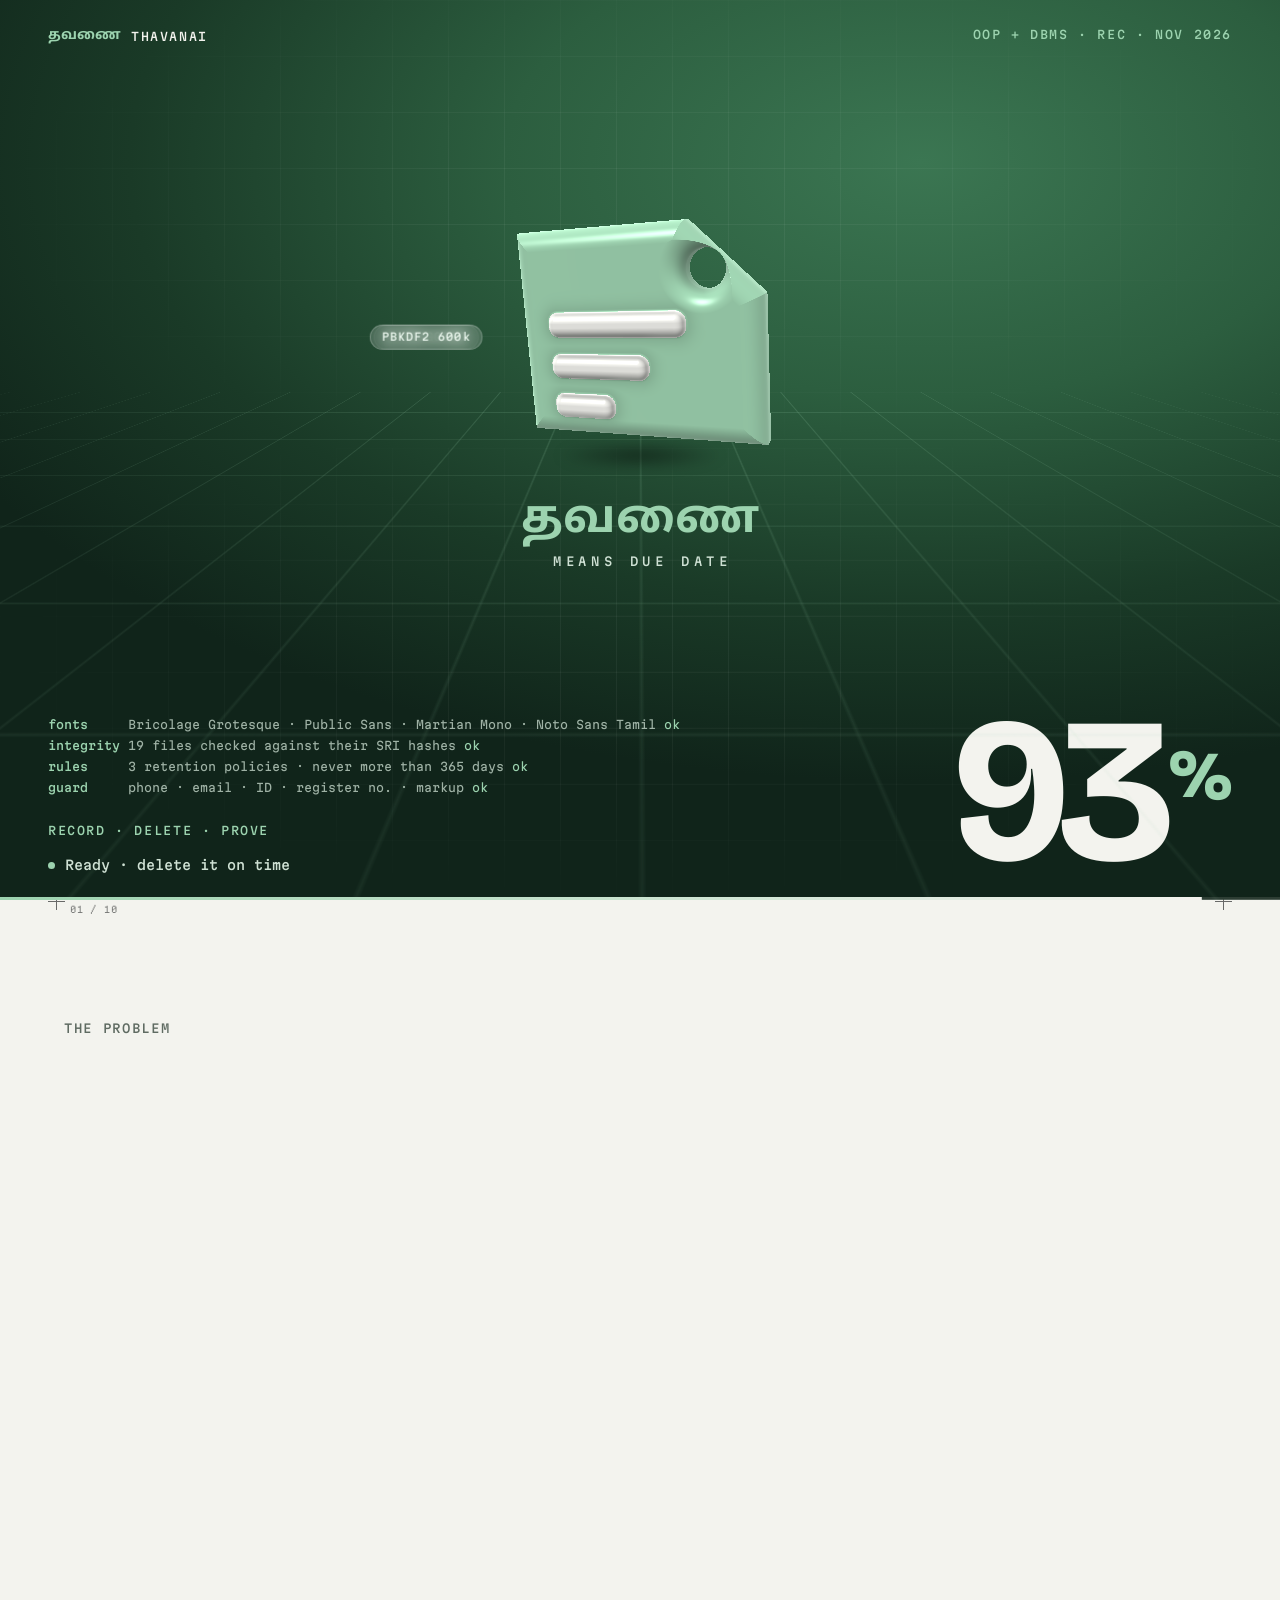
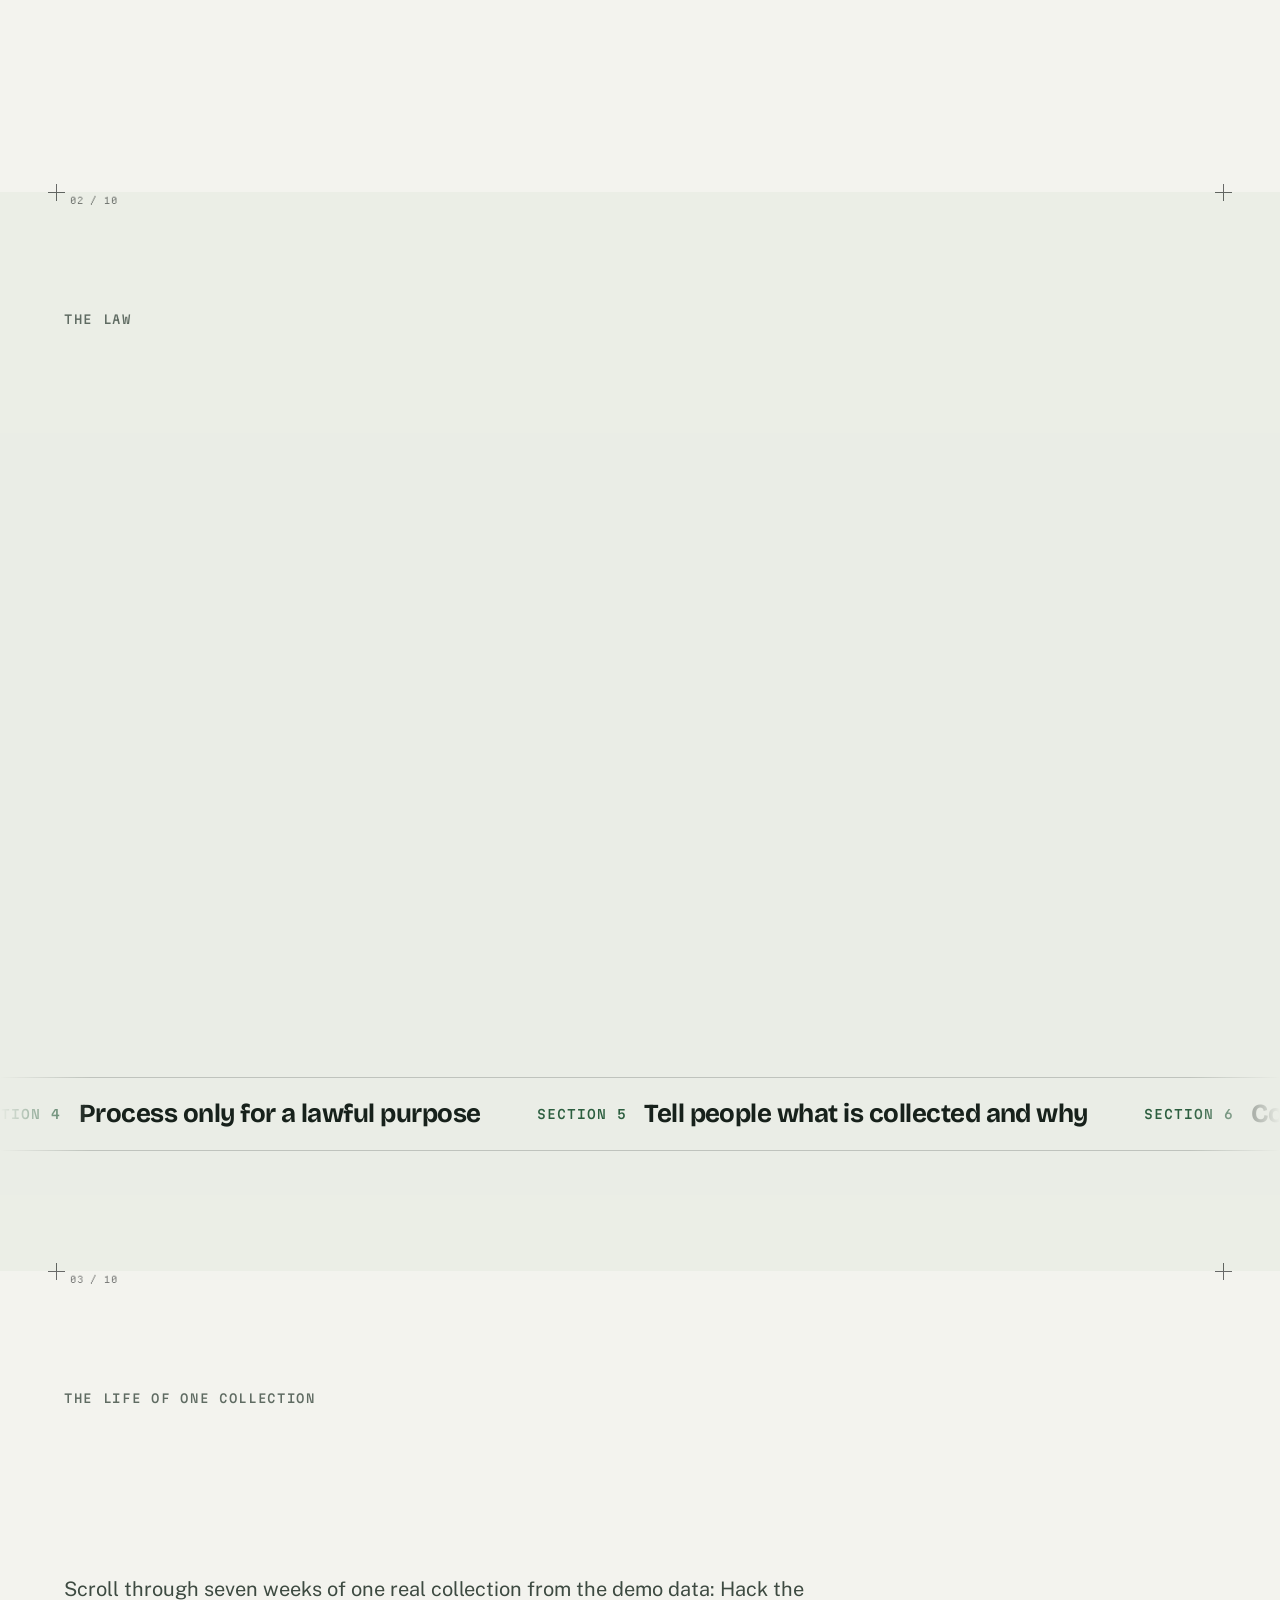
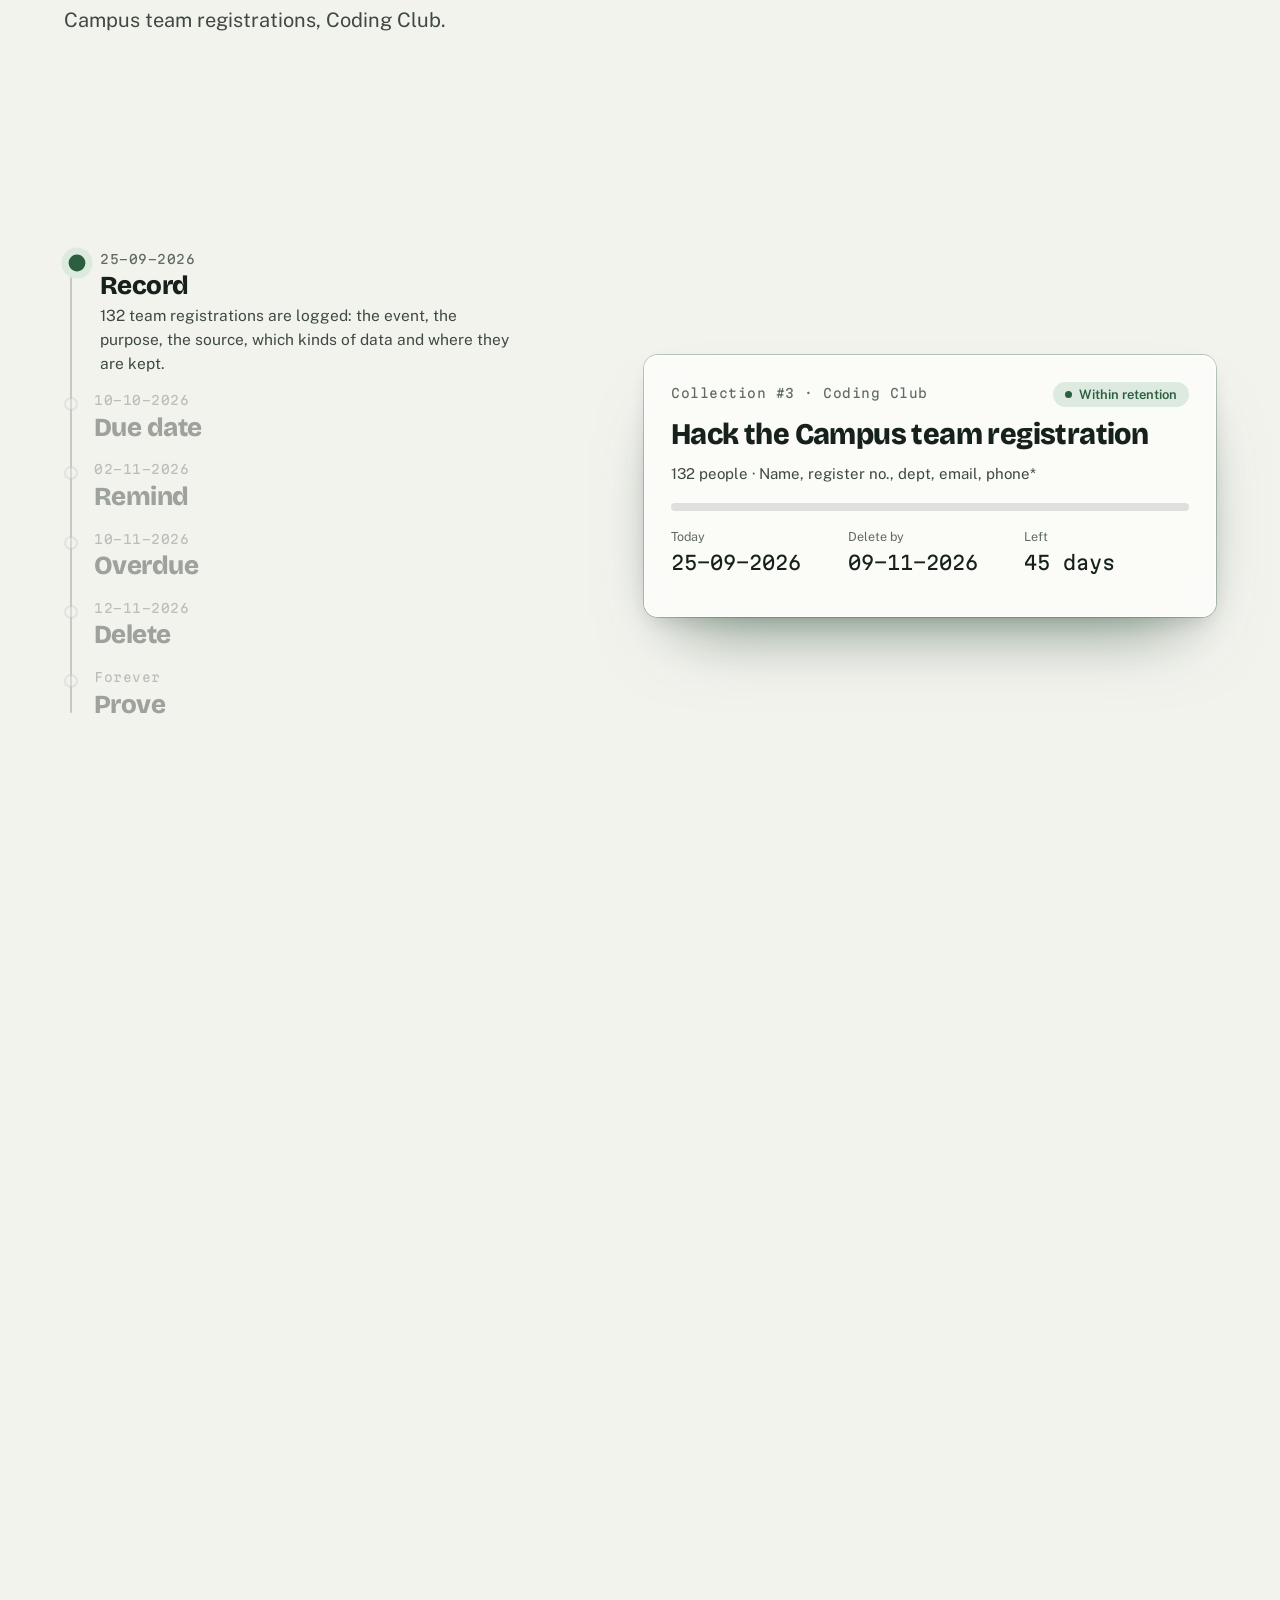
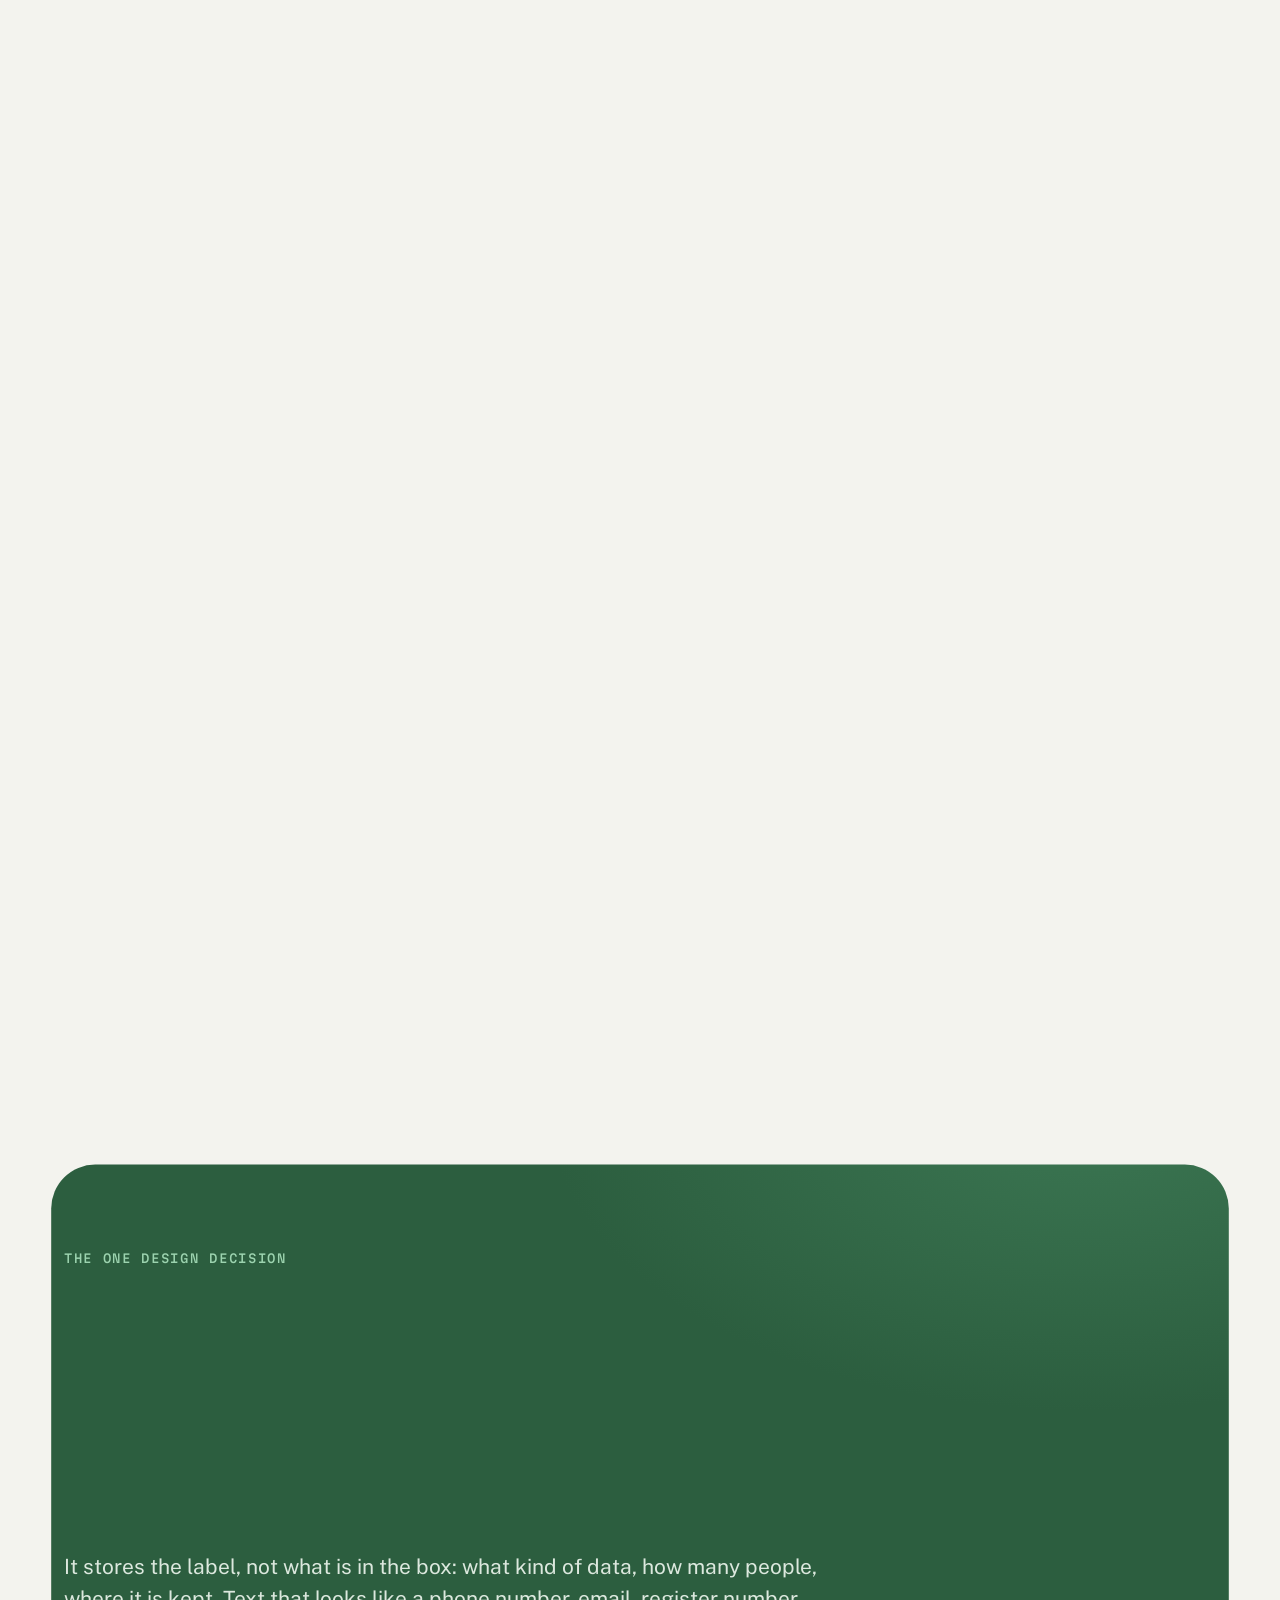
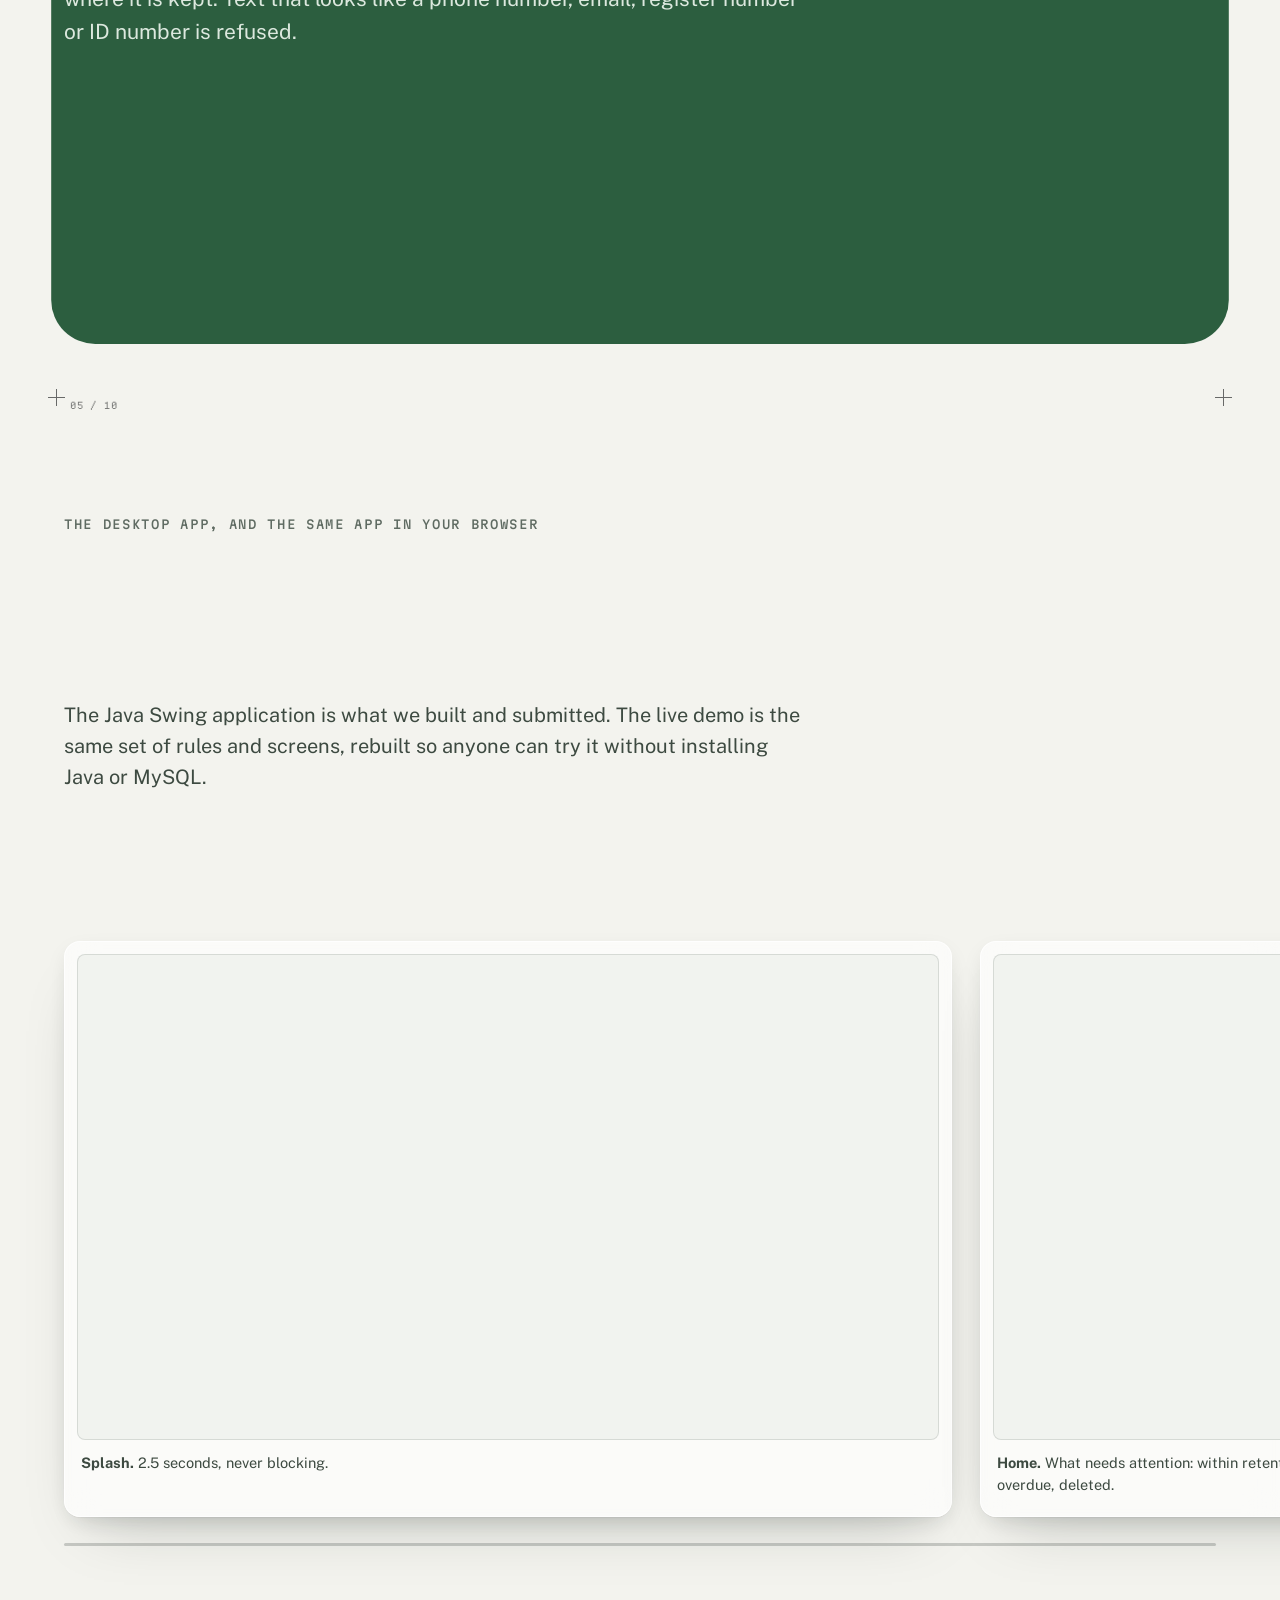
<file: index.html>
<!doctype html>
<html lang="en">
<head>
<meta charset="utf-8">
<meta name="viewport" content="width=device-width, initial-scale=1">
<meta http-equiv="Content-Security-Policy" content="default-src 'none'; script-src 'self'; style-src 'self'; img-src 'self' data:; font-src 'self'; connect-src 'self'; base-uri 'none'; form-action 'none'; object-src 'none'; frame-src 'none'; worker-src 'none'">
<meta name="referrer" content="no-referrer">
<meta name="color-scheme" content="light dark">
<meta name="theme-color" content="#2c5e3f">
<title>Thavanai</title>
<meta name="description" content="Thavanai (தவணை, Tamil for due date) helps college clubs record the personal data they collect, delete it on time and keep proof. Java, Swing, JDBC and MySQL, with a live demo that runs in your browser.">
<meta property="og:title" content="Thavanai: a personal data retention register for college clubs">
<meta property="og:description" content="Record what you collect. Delete it on time. Keep the proof. OOP + DBMS project, Rajalakshmi Engineering College.">
<meta property="og:type" content="website">
<meta property="og:image" content="https://shyamvasansathiskumar-ux.github.io/thavanai/assets/img/og.png">
<link rel="icon" href="assets/img/favicon.svg" type="image/svg+xml">
<link rel="stylesheet" href="assets/css/base.css?v=a655baed97" integrity="sha384-MEEC+G0T7h4B4KaZ3IVXJK8Qs0dbG7vaa+BJNr87CCt/DR/edfZNE6IWBrXrc5vC">
<link rel="stylesheet" href="assets/css/site.css?v=46f916a325" integrity="sha384-Xh/zMzxgUIH37yBs99pz9DFDS+kTf6YqhDbjI5ApQupl3LSre/+mJQGjk9IwVNzj">
<link rel="stylesheet" href="assets/css/fx.css?v=149e1b5ad8" integrity="sha384-5tbDrb1dj8MxB70+RfRUqfybUcvIlVSh1qp6qWQMlbwb45YAAuYAkfy/R4NnXtHf">
<link rel="stylesheet" href="assets/css/loader.css?v=6a0c0f3128" integrity="sha384-a7gD2N38++oFuIK6Qz+KBtcKm9YT/AcjjTo/GaiPUt5qPx5bRMP2pcj4B7nkNTav">
<link rel="stylesheet" href="assets/css/proof.css?v=29915e61d6" integrity="sha384-0GQT9IxfMTHPr0xP0rDTJAnno42E7cbQECvwa4wZADI7fkqm05IkfXTZ4Lq3GVv8">
<script src="assets/js/guard.js?v=45addfdf32" integrity="sha384-PrQsl8xrVR86PqE9nZKXEXJhfdWKjc5XTPMA8xArhTSSgZ0NejkZZ/DLik69qf3Z"></script>
<script src="assets/js/intro.js?v=e21e0f0fde" integrity="sha384-jIJtqJ7VFId8TcrTEaZSdVrbklVIRbodr9o5+yhcggYcosal1Gywy3vCFt/qHDBo"></script>
</head>
<body>
<svg class="defs" width="0" height="0" aria-hidden="true" focusable="false">
  <defs>
    <filter id="clay" x="-30%" y="-30%" width="160%" height="175%" color-interpolation-filters="sRGB">
      <feGaussianBlur in="SourceAlpha" stdDeviation="6" result="b"/>
      <feOffset in="b" dx="6" dy="8" result="o1"/>
      <feComposite in="SourceAlpha" in2="o1" operator="arithmetic" k2="1" k3="-1" result="hiA"/>
      <feFlood flood-color="#ffffff" flood-opacity="0.8"/>
      <feComposite in2="hiA" operator="in" result="hi"/>
      <feOffset in="b" dx="-6" dy="-9" result="o2"/>
      <feComposite in="SourceAlpha" in2="o2" operator="arithmetic" k2="1" k3="-1" result="shA"/>
      <feFlood flood-color="#0f2418" flood-opacity="0.34"/>
      <feComposite in2="shA" operator="in" result="sh"/>
      <feGaussianBlur in="SourceAlpha" stdDeviation="9" result="db"/>
      <feOffset in="db" dy="16" result="do"/>
      <feFlood flood-color="#0f2418" flood-opacity="0.26"/>
      <feComposite in2="do" operator="in" result="drop"/>
      <feMerge><feMergeNode in="drop"/><feMergeNode in="SourceGraphic"/><feMergeNode in="sh"/><feMergeNode in="hi"/></feMerge>
    </filter>
    <linearGradient id="gMint" x1="0" y1="0" x2="0.4" y2="1"><stop offset="0" stop-color="#c9ead4"/><stop offset="1" stop-color="#7fbf97"/></linearGradient>
    <linearGradient id="gGreen" x1="0" y1="0" x2="0.4" y2="1"><stop offset="0" stop-color="#5f9f76"/><stop offset="1" stop-color="#2c5e3f"/></linearGradient>
    <linearGradient id="gPaper" x1="0" y1="0" x2="0.4" y2="1"><stop offset="0" stop-color="#ffffff"/><stop offset="1" stop-color="#dfe3d8"/></linearGradient>
    <linearGradient id="gAmber" x1="0" y1="0" x2="0.4" y2="1"><stop offset="0" stop-color="#f7cd8c"/><stop offset="1" stop-color="#d48a2c"/></linearGradient>
    <linearGradient id="gRed" x1="0" y1="0" x2="0.4" y2="1"><stop offset="0" stop-color="#f5aaa1"/><stop offset="1" stop-color="#c4493f"/></linearGradient>
    <linearGradient id="gGrey" x1="0" y1="0" x2="0.4" y2="1"><stop offset="0" stop-color="#f4f5f2"/><stop offset="1" stop-color="#b7beb4"/></linearGradient>
  </defs>
</svg>
<div class="atmos" aria-hidden="true"><i></i><i></i><i></i></div>
<div class="progress" aria-hidden="true"><i id="progress"></i></div>

<!-- opening: the clay tag spins in, real loading progress, DELETE BY is stamped, the screen splits open -->
<div id="loader" class="loader" aria-hidden="true">
  <div class="ld-panel ld-top"></div><div class="ld-panel ld-bot"></div>
  <div class="ld-in">
    <div class="ld-corner"><span class="ld-brand"><b>தவணை</b> Thavanai</span><span class="hide-s">OOP + DBMS · REC · Nov 2026</span></div>
    <div class="ld-center">
      <div class="ld-floor" aria-hidden="true"></div>
      <div class="ld-obj">
        <i class="ld-shadow"></i>
        <svg class="ld-fallback" viewBox="0 0 120 120" aria-hidden="true"><path class="tag" d="M22 30 H78 L100 52 V96 H22 Z" /><circle class="hole" cx="84" cy="44" r="5" /><rect class="bar" x="34" y="56" width="44" height="7" rx="2" /><rect class="bar" x="34" y="69" width="32" height="7" rx="2" /><rect class="bar" x="34" y="82" width="20" height="7" rx="2" /></svg>
        <canvas class="ld-gl"></canvas>
        <span class="ld-stamp">DELETE BY</span>
        <div class="ld-orbit" aria-hidden="true"><span>CHECK ≤ 365</span><span>4 TRIGGERS</span><span>PBKDF2 600k</span></div>
      </div>
      <p class="ld-ta">தவணை</p>
      <p class="ld-word">means due date</p>
    </div>
    <div class="ld-foot"><ol class="ld-log" aria-hidden="true"></ol><span class="ld-tag">Record · Delete · Prove</span><span class="ld-num"><b>0</b><i>%</i></span><span class="ld-status">Loading the typefaces</span></div>
  </div>
  <div class="ld-bar"><i></i></div>
</div>

<!-- the page proof: crop marks, place and time, pointer readout, section rail, retention ruler -->
<div class="hud" aria-hidden="true">
  <i class="crop tl"></i><i class="crop tr"></i><i class="crop bl"></i><i class="crop br"></i>
  <span class="hud-loc">REC · THANDALAM, CHENNAI · IST <b id="hudClock">--:--:--</b><span class="hud-geo"> · 13.01°N 80.00°E</span></span>
  <span class="hud-xy"><b id="hudX">0000</b> X <b id="hudY">0000</b> Y · <b id="hudP">000</b>%</span>
  <span class="hud-v hud-vl"><b class="ta">தவணை</b> DUE DATE · REGISTER Nº 01</span>
</div>
<nav class="rail" id="rail" aria-label="Sections">
  <a href="#problem"><i></i><span>01 Problem</span></a>
  <a href="#law"><i></i><span>02 Law</span></a>
  <a href="#how"><i></i><span>03 Due date</span></a>
  <a href="#decision"><i></i><span>04 No personal data</span></a>
  <a href="#inside"><i></i><span>05 Screens</span></a>
  <a href="#arch"><i></i><span>06 Database</span></a>
  <a href="#oop"><i></i><span>07 OOP</span></a>
  <a href="#security"><i></i><span>08 Security</span></a>
  <a href="#tests"><i></i><span>09 Tests</span></a>
  <a href="#team"><i></i><span>10 Team</span></a>
</nav>
<div class="ruler" id="ruler" aria-hidden="true">
  <div class="ruler-scale" id="rulerScale"></div>
  <div class="ruler-mark" id="rulerMark"><i></i><b id="rulerDay">000</b><span id="rulerTxt">days kept</span></div>
  <p class="ruler-cap">This page, read as<br>a 365-day retention<br>Record · Delete · Prove</p>
</div>

<nav class="nav" id="nav">
  <div class="wrap nav-in">
    <a class="brand" href="#top" aria-label="Thavanai, back to top">
      <svg viewBox="0 0 120 120" aria-hidden="true"><path d="M22 30 H78 L100 52 V96 H22 Z"/><circle cx="84" cy="44" r="5"/><rect x="34" y="56" width="44" height="7" rx="2"/><rect x="34" y="69" width="32" height="7" rx="2"/></svg>
      <span><b class="ta">தவணை</b> Thavanai</span>
    </a>
    <div class="nav-links" id="navLinks">
      <a href="#problem">Problem</a>
      <a href="#how">How it works</a>
      <a href="#inside">Inside</a>
      <a href="#security">Security</a>
      <a href="#tests">Tests</a>
      <a href="#team">Team</a>
      <button class="theme" id="theme" type="button" aria-label="Switch light or dark theme"><svg class="ti" viewBox="0 0 24 24" aria-hidden="true"><mask id="tiMask"><rect width="24" height="24" fill="#fff"/><circle class="ti-m" cx="17" cy="7" r="6.5" fill="#000"/></mask><circle class="ti-c" cx="12" cy="12" r="5.5" mask="url(#tiMask)"/><g class="ti-r"><path d="M12 1.8v2.4M12 19.8v2.4M1.8 12h2.4M19.8 12h2.4M4.8 4.8l1.7 1.7M17.5 17.5l1.7 1.7M4.8 19.2l1.7-1.7M17.5 6.5l1.7-1.7"/></g></svg></button>
      <a class="btn primary" href="app.html">Open the live demo</a>
    </div>
    <button class="btn ghost burger" id="burger" type="button" aria-label="Open menu" aria-expanded="false" aria-controls="navLinks">☰</button>
  </div>
</nav>

<header class="hero" id="top">
  <div class="wrap hero-in">
    <div class="hero-copy">
      <p class="eyebrow">OOP + DBMS project · CSE · Rajalakshmi Engineering College · Nov 2026</p>
      <p class="hero-ta ta">தவணை</p>
      <h1 class="hero-h">Thavanai</h1>
      <p class="hero-sub">A personal data retention register for college clubs.</p>
      <p class="hero-line">Record what you collect. <span>Delete it on time.</span> <span>Keep the proof.</span></p>
      <div class="hero-cta">
        <a class="btn primary big" href="app.html">Open the live demo <span aria-hidden="true">→</span></a>
        <a class="btn big" href="tests.html">Run the 61 checks</a>
      </div>
      <p class="hero-team">Shyam Sathiskumar · Krithika Sree V R · Skandesh Saran S G</p>
    </div>
    <div class="hero-art" id="heroArt" aria-label="Three data collection labels from the demo data">
      <div class="ground" aria-hidden="true"></div>
      <div class="stack" id="stack">
        <div class="layer l3">
          <div class="bob b3">
            <article class="tag glass-tag" aria-label="Collection 12, NSS Unit, deleted">
              <p class="tag-k mono">Collection #12 · NSS Unit</p>
              <p class="tag-h">Donor ID check</p>
              <p class="tag-s"><span class="dot grey" aria-hidden="true"></span>Deleted · proof locked</p>
            </article>
          </div>
        </div>
        <div class="layer l2">
          <div class="bob b2">
            <article class="tag glass-tag" aria-label="Collection 6, Robotics Club">
              <p class="tag-k mono">Collection #6 · Robotics Club</p>
              <p class="tag-h">RoboRace team registration</p>
              <p class="tag-s"><span class="dot amber" aria-hidden="true"></span><span id="heroRobo">Delete by 30-11-2026 · end of semester</span></p>
            </article>
          </div>
        </div>
        <div class="layer l1">
          <div class="bob b1">
            <article class="label front">
              <p class="label-k mono">Collection #1 · Coding Club</p>
              <h2 class="label-h">Code Sprint 2026 registration</h2>
              <p class="label-p">214 people</p>
              <p class="label-p">Name, register no., dept, email, phone</p>
              <p class="label-d mono">Delete by 21-09-2026</p>
              <p class="label-stamp" id="heroStamp">Overdue</p>
            </article>
          </div>
        </div>
        <span class="chip layer ch1" aria-hidden="true"><span class="bob b4">PBKDF2 · 600,000</span></span>
        <span class="chip layer ch2" aria-hidden="true"><span class="bob b5">CHECK · ≤ 365 days</span></span>
        <span class="chip layer ch3 c-red" aria-hidden="true"><span class="bob b6">TRIGGER · proof locked</span></span>
        <span class="chip layer ch4 c-green" aria-hidden="true"><span class="bob b7">61 / 61 passed</span></span>
      </div>
    </div>
  </div>
</header>

<main>
  <!-- the problem -->
  <section class="sec" id="problem">
  <svg class="clay clay-tag" data-obj="tag" viewBox="0 0 200 200" aria-hidden="true" focusable="false"><g class="cf"><path filter="url(#clay)" fill="url(#gMint)" stroke="url(#gMint)" stroke-width="18" stroke-linejoin="round" d="M38 56 H124 L162 94 V162 H38 Z"/><circle filter="url(#clay)" fill="url(#gGreen)" cx="136" cy="82" r="11"/><rect filter="url(#clay)" fill="url(#gPaper)" x="56" y="104" width="74" height="14" rx="7"/><rect filter="url(#clay)" fill="url(#gPaper)" x="56" y="126" width="54" height="14" rx="7"/><rect filter="url(#clay)" fill="url(#gPaper)" x="56" y="148" width="32" height="14" rx="7"/></g></svg>
    <div class="wrap">
      <p class="eyebrow">The problem</p>
      <h2 class="h2">One club. One semester. <span class="hl">640 records</span> of personal data.</h2>
      <div class="glass table-card rv">
        <div class="grid-scroll">
          <table class="t">
            <caption class="sr-only">What one club collected in one semester</caption>
            <thead><tr><th>Event</th><th>What they collected</th><th class="num">People</th><th>Collected</th></tr></thead>
            <tbody>
              <tr><td>Code Sprint</td><td>Registration: name, phone, email</td><td class="num">214</td><td class="mono">10-08-2026</td></tr>
              <tr><td>Code Sprint</td><td>Certificate list</td><td class="num">186</td><td class="mono">23-08-2026</td></tr>
              <tr><td>Hack the Campus</td><td>Team registration</td><td class="num">132</td><td class="mono">25-09-2026</td></tr>
              <tr><td>Hack the Campus</td><td>Prize money: bank or UPI details</td><td class="num">12</td><td class="mono">11-10-2026</td></tr>
              <tr><td>Git Workshop</td><td>Seat booking</td><td class="num">96</td><td class="mono">02-11-2026</td></tr>
            </tbody>
            <tfoot><tr><td colspan="2">Coding Club, from our demo data</td><td class="num strong">640</td><td></td></tr></tfoot>
          </table>
        </div>
      </div>
      <p class="lede rv">Without a register, nobody knows this list exists. The forms stay open in Drive and WhatsApp, and the next batch inherits all of it.</p>
    </div>
  </section>

  <!-- the law -->
  <section class="sec sage" id="law">
  <svg class="clay clay-watch" data-obj="watch" viewBox="0 0 200 200" aria-hidden="true" focusable="false"><g class="cf"><rect filter="url(#clay)" fill="url(#gGrey)" x="88" y="30" width="24" height="22" rx="8"/><circle filter="url(#clay)" fill="url(#gAmber)" cx="100" cy="114" r="62"/><circle filter="url(#clay)" fill="url(#gPaper)" cx="100" cy="114" r="44"/><path filter="url(#clay)" stroke="#9a5600" stroke-width="9" stroke-linecap="round" fill="none" d="M100 114 V86"/><path filter="url(#clay)" stroke="#c4493f" stroke-width="7" stroke-linecap="round" fill="none" d="M100 114 L122 126"/></g></svg>
    <div class="wrap">
      <p class="eyebrow">The law</p>
      <h2 class="h2">India's privacy law now expects that data to be deleted.</h2>
      <ol class="timeline rv">
        <li><span class="mono k">2023</span><strong>DPDP Act passed</strong><span>Section 8(7): erase personal data once its purpose is served.</span></li>
        <li><span class="mono k">13 Nov 2025</span><strong>Rules notified</strong><span>Most duties begin 18 months later.</span></li>
        <li class="soon"><span class="mono k">13 May 2027</span><strong>Erasure duty starts</strong><span>Colleges, and their clubs, must be ready.</span><span class="countdown mono" id="countdown"></span></li>
      </ol>
      <div class="flip-wrap rv" aria-label="Time left until the erasure duty starts on 13 May 2027">
        <p class="eyebrow">Until 13 May 2027, India time</p>
        <div class="flip" id="flip">
          <div class="flip-u"><b class="flip-n" data-unit="d">190</b><span>days</span></div>
          <div class="flip-u"><b class="flip-n" data-unit="h">00</b><span>hours</span></div>
          <div class="flip-u"><b class="flip-n" data-unit="m">00</b><span>minutes</span></div>
          <div class="flip-u"><b class="flip-n" data-unit="s">00</b><span>seconds</span></div>
        </div>
      </div>
      <p class="lede rv">Thavanai helps clubs build the habit now. It is a record-keeping aid, not a compliance certificate.</p>
    </div>
    <div class="marquee" aria-label="What the DPDP Act asks of anyone holding personal data">
      <div class="marquee-track">
        <ul class="marquee-list">
          <li><b>Section 4</b> Process only for a lawful purpose</li>
          <li><b>Section 5</b> Tell people what is collected and why</li>
          <li><b>Section 6</b> Consent must be free and specific</li>
          <li><b>Section 8(5)</b> Keep reasonable security safeguards</li>
          <li><b>Section 8(6)</b> Report a breach</li>
          <li class="hot"><b>Section 8(7)</b> Erase once the purpose is served</li>
          <li><b>Section 12</b> A right to correction and erasure</li>
        </ul>
        <ul class="marquee-list" aria-hidden="true">
          <li><b>Section 4</b> Process only for a lawful purpose</li>
          <li><b>Section 5</b> Tell people what is collected and why</li>
          <li><b>Section 6</b> Consent must be free and specific</li>
          <li><b>Section 8(5)</b> Keep reasonable security safeguards</li>
          <li><b>Section 8(6)</b> Report a breach</li>
          <li class="hot"><b>Section 8(7)</b> Erase once the purpose is served</li>
          <li><b>Section 12</b> A right to correction and erasure</li>
        </ul>
      </div>
    </div>
  </section>

  <!-- how it works -->
  <section class="sec" id="how">
  <svg class="clay clay-cal" data-obj="cal" viewBox="0 0 200 200" aria-hidden="true" focusable="false"><g class="cf"><rect filter="url(#clay)" fill="url(#gPaper)" x="32" y="50" width="136" height="124" rx="28"/><rect filter="url(#clay)" fill="url(#gAmber)" x="32" y="50" width="136" height="46" rx="23"/><rect filter="url(#clay)" fill="url(#gGrey)" x="64" y="30" width="16" height="38" rx="8"/><rect filter="url(#clay)" fill="url(#gGrey)" x="120" y="30" width="16" height="38" rx="8"/><text class="clay-t big" x="100" y="152" text-anchor="middle">09</text><text class="clay-t" x="100" y="84" text-anchor="middle">NOV</text></g></svg>
    <div class="wrap">
      <p class="eyebrow">The life of one collection</p>
      <h2 class="h2">Thavanai gives every collection a due date.</h2>
      <p class="lede story-lede">Scroll through seven weeks of one real collection from the demo data: Hack the Campus team registrations, Coding Club.</p>
    </div>
    <div class="story" id="story">
      <div class="story-pin">
        <div class="wrap story-in">
          <ol class="story-steps" id="storySteps">
            <li class="on"><span class="mono k">25-09-2026</span><strong>Record</strong><p>132 team registrations are logged: the event, the purpose, the source, which kinds of data and where they are kept.</p></li>
            <li><span class="mono k">10-10-2026</span><strong>Due date</strong><p>The event happens. The rule is 30 days after the event, so delete by 9 November. Nobody types that date.</p></li>
            <li class="amber"><span class="mono k">02-11-2026</span><strong>Remind</strong><p>Seven days left. The status turns “Due in 7 days” in amber.</p></li>
            <li class="red"><span class="mono k">10-11-2026</span><strong>Overdue</strong><p>Past the date. It turns red and joins the overdue report, most overdue first.</p></li>
            <li><span class="mono k">12-11-2026</span><strong>Delete</strong><p>The club deletes the form responses and records how. The log and the status save in one transaction.</p></li>
            <li><span class="mono k">Forever</span><strong>Prove</strong><p>The record locks. Four triggers refuse any change, even straight from SQL.</p></li>
          </ol>
          <div class="story-stage">
            <article class="rec glass" id="rec" data-state="active">
              <div class="rec-top"><span class="mono">Collection #3 · Coding Club</span><span class="pill" id="recPill">Within retention</span></div>
              <h3 class="rec-h">Hack the Campus team registration</h3>
              <p class="rec-p">132 people · Name, register no., dept, email, phone*</p>
              <div class="rec-meter" aria-hidden="true"><i id="recBar"></i></div>
              <dl class="rec-facts">
                <div><dt>Today</dt><dd class="mono" id="recToday">25-09-2026</dd></div>
                <div><dt>Delete by</dt><dd class="mono">09-11-2026</dd></div>
                <div><dt id="recLeftK">Left</dt><dd class="mono" id="recLeft">45 days</dd></div>
              </dl>
              <p class="rec-stamp" id="recStamp" aria-hidden="true">Deleted</p>
              <pre class="term rec-term" id="recTerm"><span class="p">mysql&gt;</span> UPDATE data_collection SET record_count = 0 WHERE collection_id = 3;
<span class="e">ERROR 1644 (45000): This collection is marked as deleted and is locked.</span></pre>
            </article>
            <div class="story-dots" aria-hidden="true"><i class="on"></i><i></i><i></i><i></i><i></i><i></i></div>
          </div>
        </div>
      </div>
    </div>
    <div class="wrap">
      <div class="rules rv">
        <div class="glass rule-card">
          <p class="eyebrow">Nobody types the delete-by date</p>
          <table class="t compact">
            <thead><tr><th>Rule</th><th>Delete by</th></tr></thead>
            <tbody><tr><td>Fixed days</td><td>collected on + N days</td></tr><tr><td>After the event</td><td>event date + N days</td></tr><tr><td>End of semester</td><td>31 May or 30 November</td></tr></tbody>
          </table>
          <p class="small">Never more than 365 days, checked in Java and again by the database. Sensitive data, marked *, shows a warning.</p>
        </div>
        <div class="glass rule-card calc" id="calc">
          <p class="eyebrow">Try it</p>
          <div class="calc-grid">
            <label>Event date <input type="date" id="cEvent" value="2026-10-10"></label>
            <label>Collected on <input type="date" id="cColl" value="2026-09-25"></label>
            <label>Policy
              <select id="cPol"><option value="AFTER_EVENT">Days after the event</option><option value="FIXED_DAYS">Days after collection</option><option value="END_OF_SEMESTER">End of semester</option></select>
            </label>
            <label>Days <input type="number" id="cDays" value="30" min="0" max="365"></label>
          </div>
          <p class="calc-out" id="cOut" aria-live="polite"></p>
        </div>
      </div>
    </div>
  </section>

  <!-- the one design decision -->
  <section class="band" id="decision">
  <svg class="clay clay-shield" data-obj="shield" viewBox="0 0 200 200" aria-hidden="true" focusable="false"><g class="cf"><path filter="url(#clay)" fill="url(#gPaper)" stroke="url(#gPaper)" stroke-width="14" stroke-linejoin="round" d="M100 30 L158 52 V100 C158 138 132 160 100 174 C68 160 42 138 42 100 V52 Z"/><rect filter="url(#clay)" fill="url(#gMint)" x="70" y="80" width="60" height="42" rx="10"/><path filter="url(#clay)" stroke="url(#gRed)" stroke-width="13" stroke-linecap="round" fill="none" d="M66 138 L136 66"/></g></svg>
  <div class="drift" aria-hidden="true"><span>Name</span><span>Register no.</span><span>Phone</span><span>Email</span><span>Photo</span><span>Bank details</span><span>Address</span><span>Government ID</span></div>
    <div class="wrap">
      <p class="eyebrow light">The one design decision</p>
      <h2 class="band-h">Thavanai never stores anyone's personal data.</h2>
      <p class="band-p">It stores the label, not what is in the box: what kind of data, how many people, where it is kept. Text that looks like a phone number, email, register number or ID number is refused.</p>
      <div class="guard glass-dark rv">
        <label for="guardIn" class="mono">Type into “Purpose”. Try a phone number, or a script tag.</label>
        <input id="guardIn" type="text" autocomplete="off" spellcheck="false" maxlength="200" value="Call 98765 43210 for seat queries">
        <p id="guardOut" class="guard-out" aria-live="polite"></p>
      </div>
    </div>
  </section>

  <!-- screens -->
  <section class="sec" id="inside">
  <svg class="clay clay-stamp" data-obj="stamp" viewBox="0 0 200 200" aria-hidden="true" focusable="false"><g class="cf"><circle filter="url(#clay)" fill="url(#gAmber)" cx="100" cy="58" r="26"/><rect filter="url(#clay)" fill="url(#gAmber)" x="88" y="74" width="24" height="40" rx="10"/><rect filter="url(#clay)" fill="url(#gAmber)" x="50" y="108" width="100" height="32" rx="14"/><rect filter="url(#clay)" fill="url(#gRed)" x="38" y="136" width="124" height="28" rx="12"/></g></svg>
    <div class="wrap">
      <p class="eyebrow">The desktop app, and the same app in your browser</p>
      <h2 class="h2">Eight screens. Every one of them runs on this site.</h2>
      <p class="lede">The Java Swing application is what we built and submitted. The live demo is the same set of rules and screens, rebuilt so anyone can try it without installing Java or MySQL.</p>
      <div class="shots-pin" id="shotsPin">
        <div class="shots rv" id="shots">
          <figure class="shot"><img src="assets/img/desktop/01_splash.png" alt="Splash screen of the desktop app with the Thavanai name and tagline" width="640" height="360" loading="lazy"><figcaption><strong>Splash.</strong> 2.5 seconds, never blocking.</figcaption></figure>
          <figure class="shot wide"><img src="assets/img/desktop/05_home_admin.png" alt="Home screen of the desktop app: 4 within retention, 2 due in 7 days, 3 overdue, 3 deleted" width="900" height="490" loading="lazy"><figcaption><strong>Home.</strong> What needs attention: within retention, due in 7 days, overdue, deleted.</figcaption></figure>
          <figure class="shot"><img src="assets/img/desktop/10_add_collection.png" alt="Add collection form with a live delete-by preview" width="688" height="621" loading="lazy"><figcaption><strong>Add collection.</strong> Pick a rule; the delete-by date follows, live.</figcaption></figure>
          <figure class="shot wide"><img src="assets/img/desktop/12_view_all.png" alt="View collections table with status, event, people and delete-by columns" width="1180" height="590" loading="lazy"><figcaption><strong>View collections.</strong> Search, filter by status, update or mark as deleted.</figcaption></figure>
          <figure class="shot"><img src="assets/img/desktop/15_mark_deleted.png" alt="Mark as deleted dialog with a confirmation tick box" width="735" height="362" loading="lazy"><figcaption><strong>Mark as deleted.</strong> Will not save until the box is ticked; then the record locks.</figcaption></figure>
          <figure class="shot wide"><img src="assets/img/desktop/16_overdue_report.png" alt="Overdue deletion report: 3 collections overdue, holding personal data of 399 people" width="1180" height="510" loading="lazy"><figcaption><strong>Overdue report.</strong> 399 people's data is past its due date, most overdue first.</figcaption></figure>
        </div>
        <div class="hs-bar" aria-hidden="true"><i id="hsBar"></i></div>
      </div>
      <div class="cta-row rv"><a class="btn primary big" href="app.html">Try all of it in the live demo <span aria-hidden="true">→</span></a><span class="small muted">Log in as <span class="mono">coding_lead</span> / <span class="mono">Coding@2026</span> or <span class="mono">admin</span> / <span class="mono">Admin@2026</span>. These are the published demo logins.</span></div>
    </div>
  </section>

  <!-- architecture + database -->
  <section class="sec sage" id="arch">
    <svg class="clay clay-db" data-obj="db" viewBox="0 0 200 200" aria-hidden="true" focusable="false"><g class="cf"><path filter="url(#clay)" fill="url(#gGreen)" d="M40 138 v20 a60 18 0 0 0 120 0 v-20 z"/><ellipse filter="url(#clay)" fill="url(#gMint)" cx="100" cy="138" rx="60" ry="18"/><path filter="url(#clay)" fill="url(#gGreen)" d="M40 100 v20 a60 18 0 0 0 120 0 v-20 z"/><ellipse filter="url(#clay)" fill="url(#gMint)" cx="100" cy="100" rx="60" ry="18"/><path filter="url(#clay)" fill="url(#gGreen)" d="M40 62 v20 a60 18 0 0 0 120 0 v-20 z"/><ellipse filter="url(#clay)" fill="url(#gMint)" cx="100" cy="62" rx="60" ry="18"/></g></svg>
    <div class="wrap">
      <p class="eyebrow">Architecture</p>
      <h2 class="h2">Four layers, each talking only to the one below.</h2>
      <div class="layers rv">
        <div><span class="mono">ui</span><strong>Screens</strong><span>Swing: login, home, forms, tables, report</span></div>
        <div><span class="mono">model, policy</span><strong>Rules and objects</strong><span>User, Admin, Coordinator, DataCollection, RetentionPolicy</span></div>
        <div><span class="mono">db</span><strong>Data access</strong><span>Dao&lt;T&gt; classes over JDBC, one shared connection, transactions</span></div>
        <div><span class="mono">schema.sql</span><strong>MySQL</strong><span>7 tables, 5 CHECK constraints, foreign keys, 4 triggers</span></div>
      </div>
      <div class="er rv">
        <figure class="glass er-fig"><div class="grid-scroll er-scroll"><svg class="er-svg" id="erSvg" viewBox="0 0 1000 610" role="img" aria-labelledby="erTitle">
<title id="erTitle">Entity relationship diagram of the seven tables. club has many app_user and event rows; event has many data_collection rows; app_user creates data_collection and deletion_log rows; data_collection links to data_category through collection_category; each data_collection has at most one deletion_log row.</title>
<defs><marker id="mOne" viewBox="0 0 12 12" refX="6" refY="6" markerWidth="12" markerHeight="12" orient="auto-start-reverse"><path class="mk" d="M3 1 V11 M7 1 V11"/></marker>
<marker id="mMany" viewBox="0 0 14 14" refX="13" refY="7" markerWidth="14" markerHeight="14" orient="auto"><path class="mk" d="M1 7 L13 1 M1 7 L13 7 M1 7 L13 13"/></marker></defs>
<path class="er-e" data-a="club" data-b="app_user" d="M140 156 V240" pathLength="1" marker-start="url(#mOne)" marker-end="url(#mMany)"/>
<path class="er-e" data-a="club" data-b="event" d="M250 89 H390" pathLength="1" marker-start="url(#mOne)" marker-end="url(#mMany)"/>
<path class="er-e" data-a="event" data-b="data_collection" d="M500 156 V230" pathLength="1" marker-start="url(#mOne)" marker-end="url(#mMany)"/>
<path class="er-e" data-a="app_user" data-b="data_collection" d="M250 320 H390" pathLength="1" marker-start="url(#mOne)" marker-end="url(#mMany)"/>
<path class="er-e" data-a="data_collection" data-b="collection_category" d="M610 287 H750" pathLength="1" marker-start="url(#mOne)" marker-end="url(#mMany)"/>
<path class="er-e" data-a="data_category" data-b="collection_category" d="M860 134 V250" pathLength="1" marker-start="url(#mOne)" marker-end="url(#mMany)"/>
<path class="er-e" data-a="data_collection" data-b="deletion_log" d="M500 466 V524 H250" pathLength="1" marker-start="url(#mOne)" marker-end="url(#mOne)"/>
<path class="er-e" data-a="app_user" data-b="deletion_log" d="M140 410 V450" pathLength="1" marker-start="url(#mOne)" marker-end="url(#mMany)"/>
<g class="er-t" data-t="club" transform="translate(30 30)" tabindex="0"><rect class="er-box" width="220" height="126" rx="10"/><path class="er-head" d="M0 10 Q0 0 10 0 H210 Q220 0 220 10 V30 H0 Z"/><text class="er-name" x="12" y="20">club</text>
<text class="er-col pk" x="12" y="46">club_id</text>
<text class="er-tag" x="208" y="46" text-anchor="end">PK</text>
<text class="er-col" x="12" y="68">club_name</text>
<text class="er-col" x="12" y="90">faculty_incharge</text>
<text class="er-col" x="12" y="112">contact_email</text>
</g>
<g class="er-t" data-t="event" transform="translate(390 30)" tabindex="0"><rect class="er-box" width="220" height="126" rx="10"/><path class="er-head" d="M0 10 Q0 0 10 0 H210 Q220 0 220 10 V30 H0 Z"/><text class="er-name" x="12" y="20">event</text>
<text class="er-col pk" x="12" y="46">event_id</text>
<text class="er-tag" x="208" y="46" text-anchor="end">PK</text>
<text class="er-col fk" x="12" y="68">club_id</text>
<text class="er-tag" x="208" y="68" text-anchor="end">FK</text>
<text class="er-col" x="12" y="90">event_name</text>
<text class="er-col" x="12" y="112">event_date</text>
</g>
<g class="er-t" data-t="data_category" transform="translate(750 30)" tabindex="0"><rect class="er-box" width="220" height="104" rx="10"/><path class="er-head" d="M0 10 Q0 0 10 0 H210 Q220 0 220 10 V30 H0 Z"/><text class="er-name" x="12" y="20">data_category</text>
<text class="er-col pk" x="12" y="46">category_id</text>
<text class="er-tag" x="208" y="46" text-anchor="end">PK</text>
<text class="er-col" x="12" y="68">name</text>
<text class="er-col" x="12" y="90">is_sensitive</text>
</g>
<g class="er-t" data-t="app_user" transform="translate(30 240)" tabindex="0"><rect class="er-box" width="220" height="170" rx="10"/><path class="er-head" d="M0 10 Q0 0 10 0 H210 Q220 0 220 10 V30 H0 Z"/><text class="er-name" x="12" y="20">app_user</text>
<text class="er-col pk" x="12" y="46">user_id</text>
<text class="er-tag" x="208" y="46" text-anchor="end">PK</text>
<text class="er-col" x="12" y="68">username</text>
<text class="er-col" x="12" y="90">password_hash</text>
<text class="er-col" x="12" y="112">salt</text>
<text class="er-col" x="12" y="134">role</text>
<text class="er-col fk" x="12" y="156">club_id</text>
<text class="er-tag" x="208" y="156" text-anchor="end">FK</text>
</g>
<g class="er-t" data-t="data_collection" transform="translate(390 230)" tabindex="0"><rect class="er-box" width="220" height="236" rx="10"/><path class="er-head" d="M0 10 Q0 0 10 0 H210 Q220 0 220 10 V30 H0 Z"/><text class="er-name" x="12" y="20">data_collection</text>
<text class="er-col pk" x="12" y="46">collection_id</text>
<text class="er-tag" x="208" y="46" text-anchor="end">PK</text>
<text class="er-col fk" x="12" y="68">event_id</text>
<text class="er-tag" x="208" y="68" text-anchor="end">FK</text>
<text class="er-col" x="12" y="90">purpose</text>
<text class="er-col" x="12" y="112">record_count</text>
<text class="er-col" x="12" y="134">collected_on</text>
<text class="er-col" x="12" y="156">policy_type</text>
<text class="er-col" x="12" y="178">delete_by</text>
<text class="er-col" x="12" y="200">status</text>
<text class="er-col fk" x="12" y="222">created_by</text>
<text class="er-tag" x="208" y="222" text-anchor="end">FK</text>
</g>
<g class="er-t" data-t="collection_category" transform="translate(750 250)" tabindex="0"><rect class="er-box" width="220" height="82" rx="10"/><path class="er-head" d="M0 10 Q0 0 10 0 H210 Q220 0 220 10 V30 H0 Z"/><text class="er-name" x="12" y="20">collection_category</text>
<text class="er-col pk" x="12" y="46">collection_id</text>
<text class="er-tag" x="208" y="46" text-anchor="end">PK FK</text>
<text class="er-col pk" x="12" y="68">category_id</text>
<text class="er-tag" x="208" y="68" text-anchor="end">PK FK</text>
</g>
<g class="er-t" data-t="deletion_log" transform="translate(30 450)" tabindex="0"><rect class="er-box" width="220" height="148" rx="10"/><path class="er-head" d="M0 10 Q0 0 10 0 H210 Q220 0 220 10 V30 H0 Z"/><text class="er-name" x="12" y="20">deletion_log</text>
<text class="er-col pk" x="12" y="46">log_id</text>
<text class="er-tag" x="208" y="46" text-anchor="end">PK</text>
<text class="er-col fk" x="12" y="68">collection_id</text>
<text class="er-tag" x="208" y="68" text-anchor="end">FK UQ</text>
<text class="er-col fk" x="12" y="90">deleted_by</text>
<text class="er-tag" x="208" y="90" text-anchor="end">FK</text>
<text class="er-col" x="12" y="112">deleted_on</text>
<text class="er-col" x="12" y="134">method</text>
</g>
</svg></div><figcaption class="mono">Entity relationship diagram · hover or tap a table to see its keys</figcaption></figure>
        <div class="er-notes">
          <div><strong>Many-to-many</strong><span>Collections ↔ kinds of data, through <span class="mono">collection_category</span>.</span></div>
          <div><strong>Third normal form</strong><span>A collection stores <span class="mono">event_id</span>, never the club name.</span></div>
          <div><strong>Status from today</strong><span>“Overdue” is calculated, never stored.</span></div>
        </div>
      </div>
      <h3 class="h3">The database enforces the rules too</h3>
      <div class="glass table-card rv"><div class="grid-scroll"><table class="t">
        <thead><tr><th>Rule</th><th>Enforced by</th></tr></thead>
        <tbody>
          <tr><td>A deleted collection cannot be edited or removed</td><td>2 BEFORE triggers</td></tr>
          <tr><td>The deletion log can never change</td><td>2 BEFORE triggers</td></tr>
          <tr><td>Kept at most 365 days, never before collection</td><td>CHECK constraints</td></tr>
          <tr><td>Admin has no club; coordinator has one</td><td>CHECK constraint</td></tr>
          <tr><td>A club or event in use cannot be removed</td><td>ON DELETE RESTRICT</td></tr>
          <tr><td>One deletion record per collection</td><td>UNIQUE key</td></tr>
        </tbody></table></div></div>
      <div class="term-card rv">
        <pre class="term"><span class="p">mysql&gt;</span> UPDATE deletion_log SET deleted_on = '2026-01-01';
<span class="e">ERROR 1644 (45000): Deletion records cannot be edited.</span></pre>
        <p class="small">Run it yourself: log in as admin in the live demo and open the database console.</p>
      </div>
    </div>
  </section>

  <!-- OOP -->
  <section class="sec" id="oop">
    <div class="wrap">
      <p class="eyebrow">Object-oriented design</p>
      <h2 class="h2">Each OOP concept does a real job.</h2>
      <div class="oop rv">
        <div class="glass o"><span class="mono">abstract class User</span><strong>Abstraction</strong><p>Screens never check the user type. They ask <span class="mono">canAccessClub()</span>.</p></div>
        <div class="glass o"><span class="mono">Admin, Coordinator</span><strong>Inheritance</strong><p>Shared parts written once; Coordinator adds its club.</p></div>
        <div class="glass o"><span class="mono">canAccessClub(), deleteBy()</span><strong>Polymorphism</strong><p>Same call, different behaviour, decided at run time.</p></div>
        <div class="glass o"><span class="mono">RetentionPolicy × 3</span><strong>Interface</strong><p>Add a policy, change nothing else.</p></div>
        <div class="glass o"><span class="mono">DataCollection.deleteBy</span><strong>Encapsulation</strong><p>No setter: only a policy can set it.</p></div>
        <div class="glass o"><span class="mono">Dao&lt;T&gt;</span><strong>Generics</strong><p>The same five CRUD methods for every table.</p></div>
        <div class="glass o"><span class="mono">DBConnection</span><strong>Singleton</strong><p>One shared connection; credentials read once from db.properties.</p></div>
        <div class="glass o"><span class="mono">ValidationException · 5 enums</span><strong>And more</strong><p>A custom exception, factory methods <span class="mono">User.create()</span> and <span class="mono">RetentionPolicy.of()</span>.</p></div>
      </div>
    </div>
  </section>

  <!-- security -->
  <section class="sec sage" id="security">
    <div class="wrap">
      <p class="eyebrow">Security</p>
      <h2 class="h2">Six gaps common in mini projects, closed.</h2>
      <div class="glass table-card rv"><div class="grid-scroll"><table class="t">
        <thead><tr><th>Gap</th><th>Common practice</th><th>Thavanai</th></tr></thead>
        <tbody>
          <tr><td>SQL injection</td><td>SQL built from strings</td><td>PreparedStatement for every query</td></tr>
          <tr><td>Passwords</td><td>Stored as plain text</td><td>Salted PBKDF2, 600,000 iterations</td></tr>
          <tr><td>Admin account</td><td>A default password</td><td>Set on first run, no default</td></tr>
          <tr><td>Guessing</td><td>Unlimited attempts</td><td>30-second lock after 5 failures</td></tr>
          <tr><td>DB password</td><td>Written in the code</td><td>db.properties, kept out of Git</td></tr>
          <tr><td>Access</td><td>Everyone sees everything</td><td>Each club sees only its own data</td></tr>
        </tbody></table></div></div>
      <div class="lockbox rv">
        <div class="lock-stage">
          <i class="lock-shadow" aria-hidden="true"></i>
          <svg class="clay lock-fallback" viewBox="0 0 200 200" aria-hidden="true" focusable="false"><g class="cf"><path filter="url(#clay)" stroke="url(#gGrey)" stroke-width="20" stroke-linecap="round" fill="none" d="M68 104 V74 a32 32 0 0 1 64 0 V104"/><rect filter="url(#clay)" fill="url(#gGreen)" x="38" y="94" width="124" height="88" rx="28"/><circle fill="#173a26" cx="100" cy="130" r="10"/><rect fill="#173a26" x="95" y="132" width="10" height="24" rx="5"/></g></svg>
          <canvas class="lock-gl" id="lockGl" role="img" aria-label="A 3D padlock for the proof of deletion. Drag to turn it, tap to try to open it."></canvas>
        </div>
        <div class="lock-copy">
          <p class="eyebrow">Try it</p>
          <h3 class="lock-h">Once deleted, the proof stays locked.</h3>
          <p class="lede">Drag the lock to turn it. Then try to open it: each try sends a statement the four triggers refuse, word for word.</p>
          <div class="lock-row"><button class="btn primary" id="lockBtn" type="button">Try to open it</button><span class="small muted mono" id="lockCount">0 of 4 tried</span></div>
          <pre class="term lock-term" id="lockTerm" aria-live="polite"><span class="p">mysql&gt;</span> -- waiting for your first try</pre>
        </div>
      </div>
      <h3 class="h3">What the web version keeps, and adds</h3>
      <ul class="adds rv">
        <li><strong>Same hashing.</strong> PBKDF2-HMAC-SHA256, 600,000 iterations, 16-byte salt, constant-time compare, through the browser's Web Crypto.</li>
        <li><strong>Same database rules.</strong> Seven tables, five CHECKs, foreign keys and four triggers, enforced by an SQLite engine in the page.</li>
        <li><strong>Bound values only.</strong> Every query is a prepared statement. <span class="mono">' OR '1'='1</span> is just a wrong username.</li>
        <li><strong>Nothing leaves the tab.</strong> No server, no analytics, no cookies. A strict Content Security Policy allows no outside scripts.</li>
        <li><strong>A console with limits.</strong> The admin SQL console hides password hashes and salts, cannot change accounts, and refuses recursive, multi-statement or oversized queries that could freeze the page.</li>
        <li><strong>A lockout that holds.</strong> Five wrong passwords lock login for 30 seconds in every tab, even after the browser restarts.</li>
        <li><strong>Plain text only.</strong> Tags, script links, event handlers and encoded markup are refused with a message. Invisible characters that can disguise text are removed.</li>
        <li><strong>Stricter guard.</strong> Phone numbers in groups, full 13-digit register numbers and PAN-style IDs are refused too.</li>
        <li><strong>Checks on every write.</strong> Club changes are refused for non-admins in the data layer, not only hidden on screen.</li>
      </ul>
    </div>
  </section>

  <!-- tests -->
  <section class="sec dark" id="tests">
  <svg class="clay clay-check" data-obj="check" viewBox="0 0 200 200" aria-hidden="true" focusable="false"><g class="cf"><circle filter="url(#clay)" fill="url(#gGreen)" cx="100" cy="102" r="66"/><path filter="url(#clay)" stroke="url(#gPaper)" stroke-width="19" stroke-linecap="round" stroke-linejoin="round" fill="none" d="M68 104 L90 126 L134 80"/></g></svg>
    <div class="wrap">
      <p class="eyebrow light">Testing</p>
      <h2 class="h2 light">We tried to break it 61 ways.</h2>
      <div class="tests rv">
        <pre class="term big-term"><span class="p">$</span> java thavanai.test.SelfTest
<span class="ok">PASS</span> SQL injection in username is refused
<span class="ok">PASS</span> coordinator cannot open another club's record
<span class="ok">PASS</span> more than 365 days retention is rejected
<span class="ok">PASS</span> phone number typed into purpose is rejected
<span class="ok">PASS</span> leap year: 1 Feb 2028 + 30 = 2 Mar 2028
<span class="ok">PASS</span> trigger blocks editing the deletion log
…
RESULT: 61 passed, 0 failed</pre>
        <ul class="tally">
          <li><b>13</b> login and passwords</li><li><b>11</b> input rules</li><li><b>10</b> proof of deletion</li><li><b>7</b> database constraints</li>
          <li><b>6</b> retention policies</li><li><b>5</b> club scoping</li><li><b>5</b> reports and search</li><li><b>4</b> create, update, delete</li>
        </ul>
      </div>
      <div class="cta-row rv"><a class="btn primary big" href="tests.html">Run all 61 in your browser <span aria-hidden="true">→</span></a></div>
    </div>
  </section>

  <!-- learned / next -->
  <section class="sec">
    <div class="wrap two-col">
      <div class="rv"><p class="eyebrow green">Learned</p><ul class="clean"><li>Design classes around real rules, not screens.</li><li>Make the database enforce what matters.</li><li>Test how a system can be misused, not just whether it works.</li></ul></div>
      <div class="rv"><p class="eyebrow amber">Next</p><ul class="clean"><li>Email reminders before the due date.</li><li>Check through Google Drive that the data is gone.</li><li>Semester dates from the college calendar.</li><li>A web version for coordinators on phones, this demo is the first step.</li></ul></div>
    </div>
  </section>

  <!-- team -->
  <section class="sec sage" id="team">
  <svg class="clay clay-tags" data-obj="tags" viewBox="0 0 200 200" aria-hidden="true" focusable="false"><g class="cf"><path filter="url(#clay)" fill="url(#gMint)" stroke="url(#gMint)" stroke-width="18" stroke-linejoin="round" d="M38 56 H124 L162 94 V162 H38 Z"/><circle filter="url(#clay)" fill="url(#gGreen)" cx="136" cy="82" r="11"/><rect filter="url(#clay)" fill="url(#gPaper)" x="56" y="104" width="74" height="14" rx="7"/><rect filter="url(#clay)" fill="url(#gPaper)" x="56" y="126" width="54" height="14" rx="7"/><rect filter="url(#clay)" fill="url(#gPaper)" x="56" y="148" width="32" height="14" rx="7"/></g></svg>
    <div class="wrap">
      <p class="eyebrow">Team</p>
      <h2 class="h2">Three of us, every part understood by all three.</h2>
      <div class="team rv">
        <div class="glass person"><span class="initial">S</span><strong>Shyam Sathiskumar</strong><span>Problem, law, solution and the design rule</span></div>
        <div class="glass person"><span class="initial">K</span><strong>Krithika Sree V R</strong><span>Screens and the database</span></div>
        <div class="glass person"><span class="initial">S</span><strong>Skandesh Saran S G</strong><span>OOP, security and tests</span></div>
      </div>
      <p class="small muted">Computer Science and Engineering, Rajalakshmi Engineering College, Chennai. Integrated OOP (Java) and DBMS project, November 2026.</p>
    </div>
  </section>
</main>

<footer class="end">
  <div class="wrap end-in">
    <p class="ta end-ta">நன்றி</p>
    <p class="end-h">Record what you collect. Delete it on time. Keep the proof.</p>
    <div class="end-row">
      <a class="btn primary" href="app.html">Open the live demo</a>
      <a class="btn" href="tests.html">Run the 61 checks</a>
    </div>
    <p class="small muted end-note">Java 17 · Swing · JDBC · MySQL 8. The live demo uses SQLite (sql.js, MIT) in the browser. Fonts: Bricolage Grotesque, Public Sans, Martian Mono and Noto Sans Tamil under the SIL Open Font Licence; see the <a href="licenses/">licences</a>. Demo data is fictional. Thavanai is a record-keeping aid and does not certify legal compliance.</p>
  </div>
</footer>

<script src="assets/js/engine.js?v=c8445536b2" integrity="sha384-2RAGfa6exIisTMlbOeawTwkaeH8MFpcd7NXhqxJpLP1lQadcaiQb7CEAIddQzM45"></script>
<script src="assets/js/clay3d.js?v=4d6bd614d0" integrity="sha384-mcf9tpFLgazQVcxiabZH8syb/qddyFOVhKyxvYIQZeql2MIYOwqT0S3FbyIqLvRE"></script>
<script src="assets/js/loader.js?v=8f487d12f0" integrity="sha384-VKN7BrT0Z0RXspRld6dR+1Fetpf39b27jxBTtGVnJ6Q2HOE/jwd0ZfKLxjbV+dfM"></script>
<script src="assets/js/site.js?v=79933a1bc8" integrity="sha384-XcUEnGvvBgzSPzz5h7VZrIHAtI7TXCxbUAL14wZ4/yWXNrZQY5gRtX3mMUQPIusZ"></script>
<script src="vendor/gsap.min.js?v=3d1bea374a" integrity="sha384-3vCAhD+a3BOliP3QqjQINn6ZWiZxoqu0WFxX5ZQZgqekDZuSb1mJBrrLMmu94H8f"></script>
<script src="vendor/ScrollTrigger.min.js?v=b5bb360661" integrity="sha384-H2WL1iy/jKQQ7MTHU2hskZKNHTYWWD/KgKE1vCNnaWY8An2ESTh23KN/fTp8XS3j"></script>
<script src="vendor/SplitText.min.js?v=7b299a6b26" integrity="sha384-e98MX/fxZrUXA/6T+aCptryLfHgR2FpEmWxDbbPloHT0Qg79dEXKdLJ/iwD2lzxs"></script>
<script src="assets/js/fx.js?v=9ead98ca28" integrity="sha384-g0yUQ82LRfRlVoVAHKea1rL+6c3KDu3/x0DaUwOdyimLyUM8F2Y2yTdMkn2hQ/RN"></script>
<script src="assets/js/bg.js?v=dfb3890f54" integrity="sha384-8C1kjCjI1SuYIVIkz12WkTftAQIOWLk6Ke3oaE1MLyS9LlTRlPlOQW8KVvNjvcgl"></script>
<script src="assets/js/cursor.js?v=eb080b7e27" integrity="sha384-YrKMKHVkvTGiUfhcZ/vkydok1E1AOsqf2/4udwjEimMwDsN1kADQ0B3kCEWOX0Gh"></script>
<script src="assets/js/proof.js?v=b793999bc5" integrity="sha384-cOyRvIJ7G1z83MKUFePpAsj3/uBWIIfrqMBblsq1d1Cy2HO3W+Gp7n3gC40sYQ3B"></script>
<script src="assets/js/scene3d.js?v=72be9c4cd7" integrity="sha384-lOoWeB/zIVDageAC/ftushwLjw67tECpk0g3nBIkyJ/SOFmZPAjDWMMv9xOLRVEw"></script>
</body>
</html>
</file>
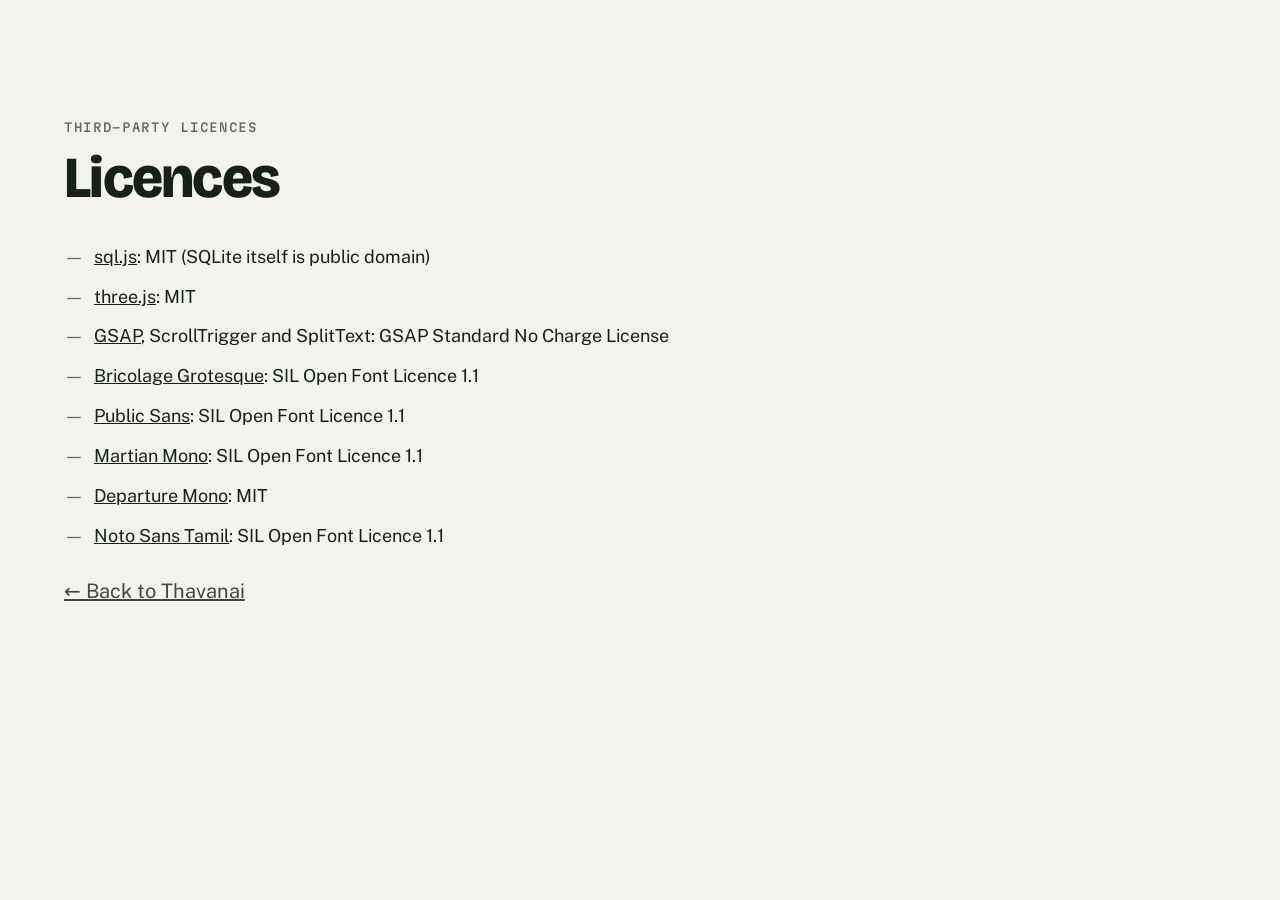
<file: licenses/index.html>
<!doctype html>
<html lang="en"><head><meta charset="utf-8"><meta name="viewport" content="width=device-width, initial-scale=1">
<meta http-equiv="Content-Security-Policy" content="default-src 'none'; style-src 'self'; font-src 'self'; img-src 'self'; base-uri 'none'; form-action 'none'">
<meta name="referrer" content="no-referrer"><title>Thavanai licences</title><link rel="icon" href="../assets/img/favicon.svg" type="image/svg+xml"><link rel="stylesheet" href="../assets/css/base.css?v=a655baed97" integrity="sha384-MEEC+G0T7h4B4KaZ3IVXJK8Qs0dbG7vaa+BJNr87CCt/DR/edfZNE6IWBrXrc5vC"><link rel="stylesheet" href="../assets/css/site.css?v=46f916a325" integrity="sha384-Xh/zMzxgUIH37yBs99pz9DFDS+kTf6YqhDbjI5ApQupl3LSre/+mJQGjk9IwVNzj"></head>
<body><main class="sec"><div class="wrap"><p class="eyebrow">Third-party licences</p><h1 class="h2">Licences</h1>
<ul class="clean"><li><a href="sql.js-LICENSE.txt">sql.js</a>: MIT (SQLite itself is public domain)</li><li><a href="three.js-LICENSE.txt">three.js</a>: MIT</li><li><a href="gsap-LICENSE.txt">GSAP</a>, ScrollTrigger and SplitText: GSAP Standard No Charge License</li><li><a href="bricolage-grotesque-OFL.txt">Bricolage Grotesque</a>: SIL Open Font Licence 1.1</li><li><a href="public-sans-OFL.txt">Public Sans</a>: SIL Open Font Licence 1.1</li><li><a href="martian-mono-OFL.txt">Martian Mono</a>: SIL Open Font Licence 1.1</li><li><a href="departure-mono-LICENSE.txt">Departure Mono</a>: MIT</li><li><a href="noto-sans-tamil-OFL.txt">Noto Sans Tamil</a>: SIL Open Font Licence 1.1</li></ul>
<p class="lede"><a href="../index.html">← Back to Thavanai</a></p></div></main></body></html>
</file>
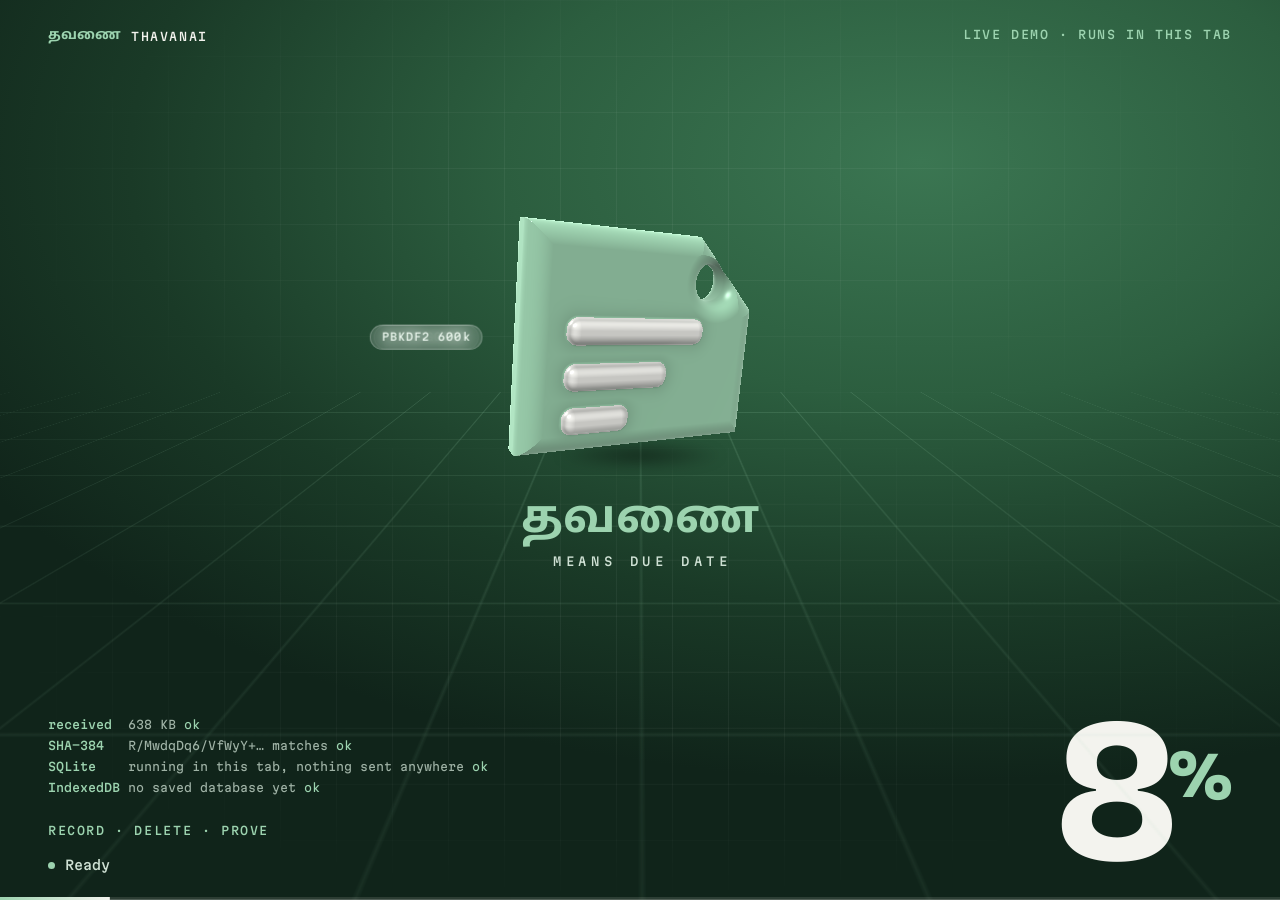
<file: app.html>
<!doctype html>
<html lang="en">
<head>
<meta charset="utf-8">
<meta name="viewport" content="width=device-width, initial-scale=1">
<meta http-equiv="Content-Security-Policy" content="default-src 'none'; script-src 'self' 'wasm-unsafe-eval'; style-src 'self'; img-src 'self' data:; font-src 'self'; connect-src 'self'; base-uri 'none'; form-action 'none'; object-src 'none'; frame-src 'none'; worker-src 'none'; manifest-src 'self'">
<meta name="referrer" content="no-referrer">
<meta name="color-scheme" content="light dark">
<meta name="theme-color" content="#2c5e3f">
<title>Thavanai live demo</title>
<meta name="description" content="The Thavanai retention register running in your browser: log in, record a collection, watch its delete-by date, mark it deleted and see the database lock the proof.">
<link rel="icon" href="assets/img/favicon.svg" type="image/svg+xml">
<noscript><link rel="stylesheet" href="assets/css/noscript.css?v=d468861d3d" integrity="sha384-oJTjbKc4KF0CSVX/+iuNmO/ha5+51lJGvNUZzS8pEa45BTed0AuYLbMpWz516MLz"></noscript>
<link rel="stylesheet" href="assets/css/base.css?v=a655baed97" integrity="sha384-MEEC+G0T7h4B4KaZ3IVXJK8Qs0dbG7vaa+BJNr87CCt/DR/edfZNE6IWBrXrc5vC">
<link rel="stylesheet" href="assets/css/app.css?v=99846f784a" integrity="sha384-nE3K0GvJj3SV2ZjDD3LAkYXVTsK6BtsXSMeeVy0YRkMkoXdR/YJdarj33dl316Q/">
<link rel="stylesheet" href="assets/css/app-fx.css?v=3258c15b5e" integrity="sha384-sj0a4fqDA5cPtYWY6pLMTb6iyglo1AmEzRlnluRA20y3xwk0qjNeuwPyIrFby1MQ">
<link rel="stylesheet" href="assets/css/loader.css?v=6a0c0f3128" integrity="sha384-a7gD2N38++oFuIK6Qz+KBtcKm9YT/AcjjTo/GaiPUt5qPx5bRMP2pcj4B7nkNTav">
<script src="assets/js/guard.js?v=45addfdf32" integrity="sha384-PrQsl8xrVR86PqE9nZKXEXJhfdWKjc5XTPMA8xArhTSSgZ0NejkZZ/DLik69qf3Z"></script>
</head>
<body class="app" data-cursor="ring">
<div class="atmos" aria-hidden="true"><i></i><i></i><i></i></div>

<div id="splash" class="loader" role="status" aria-live="polite">
  <div class="ld-panel ld-top"></div><div class="ld-panel ld-bot"></div>
  <div class="ld-in">
    <div class="ld-corner"><span class="ld-brand"><b>தவணை</b> Thavanai</span><span class="hide-s">Live demo · runs in this tab</span></div>
    <div class="ld-center">
      <div class="ld-floor" aria-hidden="true"></div>
      <div class="ld-obj">
        <i class="ld-shadow"></i>
        <svg class="ld-fallback" viewBox="0 0 120 120" aria-hidden="true"><path class="tag" d="M22 30 H78 L100 52 V96 H22 Z" /><circle class="hole" cx="84" cy="44" r="5" /><rect class="bar" x="34" y="56" width="44" height="7" rx="2" /><rect class="bar" x="34" y="69" width="32" height="7" rx="2" /><rect class="bar" x="34" y="82" width="20" height="7" rx="2" /></svg>
        <canvas class="ld-gl"></canvas>
        <span class="ld-stamp">DELETE BY</span>
        <div class="ld-orbit" aria-hidden="true"><span>CHECK ≤ 365</span><span>4 TRIGGERS</span><span>PBKDF2 600k</span></div>
      </div>
      <p class="ld-ta">தவணை</p>
      <p class="ld-word">means due date</p>
    </div>
    <div class="ld-foot"><ol class="ld-log" aria-hidden="true"></ol><span class="ld-tag">Record · Delete · Prove</span><span class="ld-num"><b>0</b><i>%</i></span><span class="ld-status">Fetching the database engine</span></div>
  </div>
  <div class="ld-bar"><i></i></div>
  <p class="sr-only">Loading the demo</p>
</div>

<header class="top" id="top" hidden>
  <a class="brand" href="index.html" aria-label="Thavanai project site">
    <svg viewBox="0 0 120 120" aria-hidden="true"><path d="M22 30 H78 L100 52 V96 H22 Z"/><circle cx="84" cy="44" r="5"/><rect x="34" y="56" width="44" height="7" rx="2"/><rect x="34" y="69" width="32" height="7" rx="2"/></svg>
    <span><b class="ta">தவணை</b> Thavanai</span>
  </a>
  <nav class="menu" id="menu" aria-label="App"></nav>
  <div class="top-right">
    <span class="today mono" id="today"></span>
    <button class="btn ghost icon" id="menuBtn" aria-label="Open menu" aria-expanded="false" aria-controls="menu">☰</button>
  </div>
</header>

<main id="view" class="view" tabindex="-1"></main>

<footer class="foot" id="foot" hidden>
  <span>Demo data is stored only in this browser. Nothing is sent anywhere.</span>
  <span class="foot-links"><a href="index.html">Project site</a><a href="tests.html">Run the 61 checks</a><button class="linkish" id="resetBtn" type="button">Reset the demo</button></span>
</footer>

<div id="modal-root"></div>
<div id="toast" class="toast" role="status" aria-live="polite"></div>
<noscript><p class="noscript">The demo needs JavaScript. The project site works without it.</p></noscript>

<script src="vendor/sql-wasm.js?v=43a1f4a4e4" integrity="sha384-1fHJox8K973mCCD3PTAOc0ljrAGXD2VeK8zf+vNIdx55pWPULNlpxKMkU8bF4nUd"></script>
<script src="assets/js/engine.js?v=c8445536b2" integrity="sha384-2RAGfa6exIisTMlbOeawTwkaeH8MFpcd7NXhqxJpLP1lQadcaiQb7CEAIddQzM45"></script>
<script src="assets/js/clay3d.js?v=4d6bd614d0" integrity="sha384-mcf9tpFLgazQVcxiabZH8syb/qddyFOVhKyxvYIQZeql2MIYOwqT0S3FbyIqLvRE"></script>
<script src="assets/js/loader.js?v=8f487d12f0" integrity="sha384-VKN7BrT0Z0RXspRld6dR+1Fetpf39b27jxBTtGVnJ6Q2HOE/jwd0ZfKLxjbV+dfM"></script>
<script src="assets/js/seed.js?v=a51813f711" integrity="sha384-k0JLMx3OZddWFwba7hoi0/AZmFzVykXgOZQdosB2BE8lKmdaTb9s9GuF1/3vKUU9"></script>
<script src="assets/js/app.js?v=2fa95a28fe" integrity="sha384-W9Zl8NSyad6G1be4bBVNatrMmL2GpnLmPLAccIsEjLsIljlaHmQI/EoPFEv6sTiv"></script>
<script src="assets/js/app-fx.js?v=5db50255fe" integrity="sha384-tjlCVFqvvF9iaJshtZDJLK1MxY4nE0tn9qXwfjxuys70JSkZa/G3Zb9D2Mbp8OpV"></script>
<script src="assets/js/bg.js?v=dfb3890f54" integrity="sha384-8C1kjCjI1SuYIVIkz12WkTftAQIOWLk6Ke3oaE1MLyS9LlTRlPlOQW8KVvNjvcgl"></script>
<script src="assets/js/cursor.js?v=eb080b7e27" integrity="sha384-YrKMKHVkvTGiUfhcZ/vkydok1E1AOsqf2/4udwjEimMwDsN1kADQ0B3kCEWOX0Gh"></script>
</body>
</html>
</file>
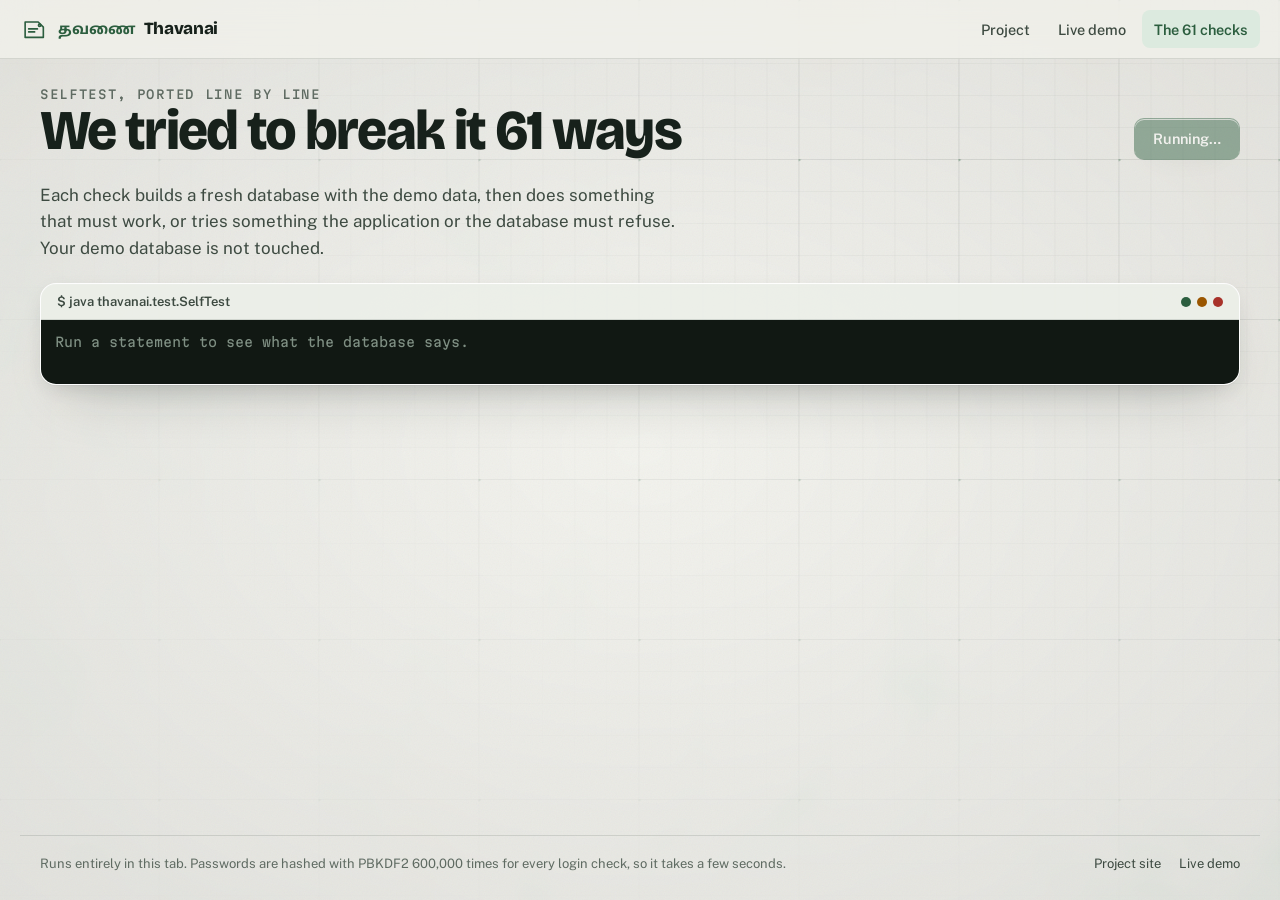
<file: tests.html>
<!doctype html>
<html lang="en">
<head>
<meta charset="utf-8">
<meta name="viewport" content="width=device-width, initial-scale=1">
<meta http-equiv="Content-Security-Policy" content="default-src 'none'; script-src 'self' 'wasm-unsafe-eval'; style-src 'self'; img-src 'self' data:; font-src 'self'; connect-src 'self'; base-uri 'none'; form-action 'none'; object-src 'none'; frame-src 'none'; worker-src 'none'">
<meta name="referrer" content="no-referrer">
<meta name="color-scheme" content="light dark">
<title>Thavanai test run</title>
<meta name="description" content="Run Thavanai's 61 loophole tests live: SQL injection, club scoping, input rules, retention policies, locked proof of deletion, triggers and constraints.">
<link rel="icon" href="assets/img/favicon.svg" type="image/svg+xml">
<link rel="stylesheet" href="assets/css/base.css?v=a655baed97" integrity="sha384-MEEC+G0T7h4B4KaZ3IVXJK8Qs0dbG7vaa+BJNr87CCt/DR/edfZNE6IWBrXrc5vC">
<link rel="stylesheet" href="assets/css/app.css?v=99846f784a" integrity="sha384-nE3K0GvJj3SV2ZjDD3LAkYXVTsK6BtsXSMeeVy0YRkMkoXdR/YJdarj33dl316Q/">
<link rel="stylesheet" href="assets/css/app-fx.css?v=3258c15b5e" integrity="sha384-sj0a4fqDA5cPtYWY6pLMTb6iyglo1AmEzRlnluRA20y3xwk0qjNeuwPyIrFby1MQ">
<script src="assets/js/guard.js?v=45addfdf32" integrity="sha384-PrQsl8xrVR86PqE9nZKXEXJhfdWKjc5XTPMA8xArhTSSgZ0NejkZZ/DLik69qf3Z"></script>
</head>
<body class="app" data-cursor="ring">
<div class="atmos" aria-hidden="true"><i></i><i></i><i></i></div>
<header class="top">
  <a class="brand" href="index.html" aria-label="Thavanai project site">
    <svg viewBox="0 0 120 120" aria-hidden="true"><path d="M22 30 H78 L100 52 V96 H22 Z"/><circle cx="84" cy="44" r="5"/><rect x="34" y="56" width="44" height="7" rx="2"/><rect x="34" y="69" width="32" height="7" rx="2"/></svg>
    <span><b class="ta">தவணை</b> Thavanai</span>
  </a>
  <nav class="menu" aria-label="Site"><a href="index.html">Project</a><a href="app.html">Live demo</a><a class="on" href="tests.html" aria-current="page">The 61 checks</a></nav>
</header>
<main class="view">
  <div class="stack">
    <div class="page-row">
      <div><p class="eyebrow">SelfTest, ported line by line</p><h1 class="page-h big">We tried to break it 61 ways</h1></div>
      <button class="btn primary" id="run" type="button">Run the 61 checks</button>
    </div>
    <p class="lead narrowp">Each check builds a fresh database with the demo data, then does something that must work, or tries something the application or the database must refuse. Your demo database is not touched.</p>
    <div class="test-groups" id="groups"></div>
    <section class="win">
      <div class="win-bar"><span class="win-title">$ java thavanai.test.SelfTest</span><span class="dots" aria-hidden="true"><i></i><i></i><i></i></span></div>
      <div class="console-out term" id="out" aria-live="polite"></div>
    </section>
  </div>
</main>
<footer class="foot"><span>Runs entirely in this tab. Passwords are hashed with PBKDF2 600,000 times for every login check, so it takes a few seconds.</span><span class="foot-links"><a href="index.html">Project site</a><a href="app.html">Live demo</a></span></footer>
<script src="vendor/sql-wasm.js?v=43a1f4a4e4" integrity="sha384-1fHJox8K973mCCD3PTAOc0ljrAGXD2VeK8zf+vNIdx55pWPULNlpxKMkU8bF4nUd"></script>
<script src="assets/js/engine.js?v=c8445536b2" integrity="sha384-2RAGfa6exIisTMlbOeawTwkaeH8MFpcd7NXhqxJpLP1lQadcaiQb7CEAIddQzM45"></script>
<script src="assets/js/seed.js?v=a51813f711" integrity="sha384-k0JLMx3OZddWFwba7hoi0/AZmFzVykXgOZQdosB2BE8lKmdaTb9s9GuF1/3vKUU9"></script>
<script src="assets/js/selftest.js?v=8021331866" integrity="sha384-kQBWibtd42yMYS0u+A6L2NGY43vtJ/2NrDemCXYYHL9BHYD9nki54G4g5d3QiLDI"></script>
<script src="assets/js/tests.js?v=0ae86124cd" integrity="sha384-HURoU9Q38oRK23H13UJzs67e5oIMUF+keOpNwXZA3gW3ai58lrKXkPDGvhijLYK0"></script>
<script src="assets/js/app-fx.js?v=5db50255fe" integrity="sha384-tjlCVFqvvF9iaJshtZDJLK1MxY4nE0tn9qXwfjxuys70JSkZa/G3Zb9D2Mbp8OpV"></script>
<script src="assets/js/bg.js?v=dfb3890f54" integrity="sha384-8C1kjCjI1SuYIVIkz12WkTftAQIOWLk6Ke3oaE1MLyS9LlTRlPlOQW8KVvNjvcgl"></script>
<script src="assets/js/cursor.js?v=eb080b7e27" integrity="sha384-YrKMKHVkvTGiUfhcZ/vkydok1E1AOsqf2/4udwjEimMwDsN1kADQ0B3kCEWOX0Gh"></script>
</body>
</html>
</file>
<file: assets/css/base.css>
/* Thavanai: shared tokens, type and surfaces */
@font-face { font-family: "Bricolage"; font-weight: 200 800; font-stretch: 75% 100%; font-display: swap; src: url("../fonts/bricolage-grotesque-latin-var.woff2") format("woff2-variations"), url("../fonts/bricolage-grotesque-latin-var.woff2") format("woff2"); }
@font-face { font-family: "Public Sans"; font-weight: 100 900; font-display: swap; src: url("../fonts/public-sans-latin-var.woff2") format("woff2-variations"), url("../fonts/public-sans-latin-var.woff2") format("woff2"); }
@font-face { font-family: "Martian Mono"; font-weight: 100 800; font-stretch: 75% 112.5%; font-display: swap; src: url("../fonts/martian-mono-latin-var.woff2") format("woff2-variations"), url("../fonts/martian-mono-latin-var.woff2") format("woff2"); }
@font-face { font-family: "Departure Mono"; font-weight: 400; font-display: swap; src: url("../fonts/departure-mono.woff2") format("woff2"); }
@font-face { font-family: "Tamil"; font-weight: 500; font-display: swap; src: url("../fonts/noto-sans-tamil-tamil-500-normal.woff2") format("woff2"); }
@font-face { font-family: "Tamil"; font-weight: 700; font-display: swap; src: url("../fonts/noto-sans-tamil-tamil-700-normal.woff2") format("woff2"); }

:root {
  --ink: #17211b;
  --ink-2: #3d4a41;
  --muted: #5f6b62;
  --paper: #f3f3ee;
  --paper-2: #e7ebe3;
  --card: rgba(255, 255, 255, 0.62);
  --card-solid: #fbfbf8;
  --card-edge: rgba(255, 255, 255, 0.78);
  --line: rgba(23, 33, 27, 0.12);
  --line-2: rgba(23, 33, 27, 0.2);
  --green: #2c5e3f;
  --green-2: #3b7652;
  --green-l: #dceadf;
  --mint: #9cd3af;
  --amber: #9a5600;
  --amber-l: #f5e6cf;
  --red: #a8322a;
  --red-l: #f6dcd8;
  --grey: #5b6359;
  --grey-l: #e6e9e3;
  --night: #18201a;
  --shadow: 0 1px 1px rgba(23, 33, 27, 0.04), 0 8px 24px -8px rgba(23, 33, 27, 0.18), 0 30px 60px -30px rgba(23, 33, 27, 0.25);
  --shadow-soft: 0 1px 0 rgba(255, 255, 255, 0.7) inset, 0 10px 30px -18px rgba(23, 33, 27, 0.35);
  --display: "Bricolage", "Helvetica Neue", Arial, sans-serif;
  --body: "Public Sans", "Segoe UI", system-ui, sans-serif;
  --mono: "Martian Mono", ui-monospace, "SF Mono", Menlo, Consolas, monospace;
  --pixel: "Departure Mono", "Martian Mono", ui-monospace, monospace;
  --tamil: "Tamil", "Noto Sans Tamil", "Latha", sans-serif;
  --r: 14px;
  --grid-major: rgba(23, 33, 27, 0.075);
  --grid-minor: rgba(23, 33, 27, 0.035);
  --grid-dot: rgba(44, 94, 63, 0.35);
  color-scheme: light;
}
@media (prefers-color-scheme: dark) {
  :root:not([data-theme="light"]) {
    --ink: #eef1ec; --ink-2: #c9d1ca; --muted: #9aa69d;
    --paper: #121814; --paper-2: #18201a;
    --card: rgba(30, 40, 33, 0.6); --card-solid: #1c251f; --card-edge: rgba(255, 255, 255, 0.08);
    --line: rgba(238, 241, 236, 0.1); --line-2: rgba(238, 241, 236, 0.18);
    --green: #7cc596; --green-2: #9cd3af; --green-l: rgba(124, 197, 150, 0.14);
    --amber: #e6a44c; --amber-l: rgba(230, 164, 76, 0.14);
    --red: #f08a7f; --red-l: rgba(240, 138, 127, 0.14);
    --grey: #a5afa7; --grey-l: rgba(238, 241, 236, 0.08);
  --grid-major: rgba(238, 241, 236, 0.06); --grid-minor: rgba(238, 241, 236, 0.028); --grid-dot: rgba(156, 211, 175, 0.35);
    --grid-major: rgba(238, 241, 236, 0.06); --grid-minor: rgba(238, 241, 236, 0.028); --grid-dot: rgba(156, 211, 175, 0.35);
    --shadow: 0 1px 1px rgba(0, 0, 0, 0.3), 0 10px 30px -10px rgba(0, 0, 0, 0.6);
    --shadow-soft: 0 1px 0 rgba(255, 255, 255, 0.05) inset, 0 10px 30px -18px rgba(0, 0, 0, 0.7);
    color-scheme: dark;
  }
}
:root[data-theme="dark"] {
  --ink: #eef1ec; --ink-2: #c9d1ca; --muted: #9aa69d;
  --paper: #121814; --paper-2: #18201a;
  --card: rgba(30, 40, 33, 0.6); --card-solid: #1c251f; --card-edge: rgba(255, 255, 255, 0.08);
  --line: rgba(238, 241, 236, 0.1); --line-2: rgba(238, 241, 236, 0.18);
  --green: #7cc596; --green-2: #9cd3af; --green-l: rgba(124, 197, 150, 0.14);
  --amber: #e6a44c; --amber-l: rgba(230, 164, 76, 0.14);
  --red: #f08a7f; --red-l: rgba(240, 138, 127, 0.14);
  --grey: #a5afa7; --grey-l: rgba(238, 241, 236, 0.08);
  --shadow: 0 1px 1px rgba(0, 0, 0, 0.3), 0 10px 30px -10px rgba(0, 0, 0, 0.6);
  --shadow-soft: 0 1px 0 rgba(255, 255, 255, 0.05) inset, 0 10px 30px -18px rgba(0, 0, 0, 0.7);
  color-scheme: dark;
}

*, *::before, *::after { box-sizing: border-box; }
html { -webkit-text-size-adjust: 100%; scroll-behavior: smooth; }
html { font-variation-settings: "wdth" 87; }
h1, h2, h3, h4 { font-variation-settings: "wdth" 96; }
body { margin: 0; background: var(--paper); color: var(--ink); font: 400 16px/1.55 var(--body); -webkit-font-smoothing: antialiased; text-rendering: optimizeLegibility; overflow-x: hidden; }
img, svg { display: block; max-width: 100%; }
a { color: inherit; }
button, input, select, textarea { font: inherit; color: inherit; }
h1, h2, h3, h4 { font-family: var(--display); font-weight: 800; letter-spacing: -0.03em; line-height: 1.04; margin: 0; text-wrap: balance; }
p { margin: 0; }
.ta { font-family: var(--tamil); font-weight: 700; letter-spacing: 0; }
.mono { font-family: var(--mono); }
.eyebrow { font: 500 12px/1.2 var(--mono); letter-spacing: 0.14em; text-transform: uppercase; color: var(--muted); }
.tick::before { content: ""; display: block; width: 44px; height: 4px; background: var(--green); border-radius: 2px; margin-bottom: 18px; }
.sr-only { position: absolute; width: 1px; height: 1px; overflow: hidden; clip: rect(0 0 0 0); white-space: nowrap; }
:focus-visible { outline: 2px solid var(--green); outline-offset: 3px; border-radius: 6px; }

/* the atmosphere: paper grain + slow green light */
.atmos { position: fixed; inset: 0; z-index: -1; pointer-events: none; overflow: hidden; background: var(--paper); }
.atmos::before { content: ""; position: absolute; inset: -160px; background-image: radial-gradient(circle at 0.5px 0.5px, var(--grid-dot) 1.6px, transparent 2.2px), linear-gradient(var(--grid-major) 1px, transparent 1px), linear-gradient(90deg, var(--grid-major) 1px, transparent 1px), linear-gradient(var(--grid-minor) 1px, transparent 1px), linear-gradient(90deg, var(--grid-minor) 1px, transparent 1px); background-size: 160px 160px, 160px 160px, 160px 160px, 32px 32px, 32px 32px; transform: translate3d(var(--gx, 0px), var(--gy, 0px), 0); -webkit-mask-image: radial-gradient(ellipse 75% 65% at var(--gmx, 72%) var(--gmy, 28%), #000 0%, rgba(0, 0, 0, 0.45) 50%, rgba(0, 0, 0, 0.12) 85%); mask-image: radial-gradient(ellipse 75% 65% at var(--gmx, 72%) var(--gmy, 28%), #000 0%, rgba(0, 0, 0, 0.45) 50%, rgba(0, 0, 0, 0.12) 85%); }
.atmos i { position: absolute; border-radius: 50%; filter: blur(70px); opacity: 0.55; animation: drift 26s ease-in-out infinite alternate; }
.atmos i:nth-child(1) { width: 520px; height: 520px; background: #b9dcc4; top: -160px; right: -120px; }
.atmos i:nth-child(2) { width: 420px; height: 420px; background: #e9dcc0; bottom: -180px; left: -120px; animation-duration: 32s; }
.atmos i:nth-child(3) { width: 300px; height: 300px; background: #cfe3d4; top: 40%; left: 45%; animation-duration: 38s; opacity: 0.35; }
@media (prefers-color-scheme: dark) { :root:not([data-theme="light"]) .atmos i { opacity: 0.16; } }
:root[data-theme="dark"] .atmos i { opacity: 0.16; }
@keyframes drift { to { transform: translate3d(-60px, 50px, 0) scale(1.08); } }

.atmos::after { content: ""; position: absolute; inset: 0; opacity: 0.06; background-image: url("data:image/svg+xml;charset=utf-8,%3Csvg xmlns='http://www.w3.org/2000/svg' width='180' height='180'%3E%3Cfilter id='n'%3E%3CfeTurbulence type='fractalNoise' baseFrequency='0.85' numOctaves='2' stitchTiles='stitch'/%3E%3C/filter%3E%3Crect width='100%25' height='100%25' filter='url(%23n)'/%3E%3C/svg%3E"); }
/* the shader background sits under the paper grid and grain */
.bg-gl { position: absolute; inset: 0; width: 100%; height: 100%; z-index: 0; }
.atmos::before { z-index: 1; }
.atmos::after { z-index: 2; }
.gl-on .atmos i { display: none; }


/* glass surface */
.glass { background: var(--card); border: 1px solid var(--card-edge); border-radius: var(--r); box-shadow: var(--shadow); -webkit-backdrop-filter: blur(18px) saturate(1.35); backdrop-filter: blur(18px) saturate(1.35); }

/* buttons */
.btn { --b: var(--card-solid); --t: var(--ink); appearance: none; display: inline-flex; align-items: center; justify-content: center; gap: 8px; min-height: 42px; padding: 0 18px; border-radius: 10px; border: 1px solid var(--line-2); background: var(--b); color: var(--t); font: 600 14.5px/1 var(--body); text-decoration: none; cursor: pointer; box-shadow: var(--shadow-soft); transition: transform 0.15s ease, background 0.2s, box-shadow 0.2s, border-color 0.2s; white-space: nowrap; }
.btn:hover { transform: translateY(-1px); border-color: var(--green); }
.btn:active { transform: translateY(0); }
.btn[disabled] { opacity: 0.45; cursor: not-allowed; transform: none; }
.btn.primary { --b: var(--green); --t: #fff; border-color: transparent; }
.btn.primary:hover { --b: var(--green-2); }
.btn.danger { --b: var(--red); --t: #fff; border-color: transparent; }
.btn.ghost { background: transparent; box-shadow: none; }
@media (prefers-color-scheme: dark) { :root:not([data-theme="light"]) .btn.primary, :root:not([data-theme="light"]) .btn.danger { --t: #0f1511; } }
:root[data-theme="dark"] .btn.primary, :root[data-theme="dark"] .btn.danger { --t: #0f1511; }

/* page-to-page cross-fade where the browser supports it */
@view-transition { navigation: auto; }
::view-transition-old(root), ::view-transition-new(root) { animation-duration: 0.35s; }

@media (prefers-reduced-motion: reduce) {
  @view-transition { navigation: none; }
  *, *::before, *::after { animation-duration: 0.01ms !important; animation-iteration-count: 1 !important; transition-duration: 0.01ms !important; scroll-behavior: auto !important; }
}

/* 3D objects layer (three.js), above the content but never in the way of a click */
.scene3d { position: fixed; inset: 0; width: 100vw; height: 100vh; z-index: 4; pointer-events: none; }
.three-on .clay[data-obj] { opacity: 0; }

/* the pointer: a registration mark. A fine crosshair at the tip; four crop-mark corners that trail it and close around things you can use */
.cur { position: fixed; left: 0; top: 0; z-index: 9999; pointer-events: none; mix-blend-mode: difference; color: #fff; }
.cur-cross, .cur-box { position: fixed; left: 0; top: 0; pointer-events: none; will-change: transform; transition: opacity 0.2s; }
.cur-cross { width: 0; height: 0; }
.cur-cross::before, .cur-cross::after { content: ""; position: absolute; background: currentColor; }
.cur-cross::before { left: -9px; top: -0.5px; width: 18px; height: 1px; }
.cur-cross::after { top: -9px; left: -0.5px; height: 18px; width: 1px; }
.cur-box { width: 26px; height: 26px; }
.cur-c { position: absolute; width: 7px; height: 7px; border-color: currentColor; transition: width 0.25s, height 0.25s; }
.cur-c.tl { left: 0; top: 0; border-top: 1.5px solid; border-left: 1.5px solid; }
.cur-c.tr { right: 0; top: 0; border-top: 1.5px solid; border-right: 1.5px solid; }
.cur-c.bl { left: 0; bottom: 0; border-bottom: 1.5px solid; border-left: 1.5px solid; }
.cur-c.br { right: 0; bottom: 0; border-bottom: 1.5px solid; border-right: 1.5px solid; }
.cur.is-on .cur-c { width: 10px; height: 10px; }
.cur.is-down .cur-c { width: 4px; height: 4px; }
.cur-label { position: absolute; right: 0; top: calc(100% + 6px); font: 400 10.5px/1 var(--pixel); letter-spacing: 0.1em; text-transform: uppercase; white-space: nowrap; opacity: 0; transition: opacity 0.2s; }
.cur.has-label .cur-label { opacity: 1; }
.cur.is-hidden .cur-cross, .cur.is-hidden .cur-box, .cur.is-typing .cur-cross, .cur.is-typing .cur-box { opacity: 0; }
/* the demo keeps the system pointer: corners appear only on things you can use */
.cur.is-quiet .cur-cross { display: none; }
.cur.is-quiet:not(.is-on) .cur-box { opacity: 0; }
html.has-cur, html.has-cur a, html.has-cur button, html.has-cur label, html.has-cur summary, html.has-cur [role="button"], html.has-cur .lock-gl, html.has-cur .er-t { cursor: none; }
@media (hover: none), (pointer: coarse) { .cur { display: none; } }
.ld-retry { grid-column: 1 / -1; justify-self: start; margin-top: 10px; padding: 10px 16px; border: 1px dashed #9cd3af; color: #f3f3ee; font: 500 13px var(--mono); text-decoration: none; }
</file>
<file: assets/css/site.css>
/* Thavanai — project site */
.wrap { width: 100%; max-width: 1200px; margin: 0 auto; padding: 0 24px; }
.small { font-size: 14px; }
.muted { color: var(--muted); }
.strong { font-weight: 700; }
.mono { font-family: var(--mono); }

/* ---------- intro (plays once per visit) */
.intro { position: fixed; inset: 0; z-index: 100; display: grid; place-items: center; background: var(--night); color: #f3f3ee; transition: clip-path 0.9s cubic-bezier(0.7, 0, 0.2, 1), visibility 0.9s; clip-path: inset(0 0 0 0); }
.intro.out { clip-path: inset(0 0 100% 0); visibility: hidden; }
.intro { display: none; }
html.intro-play .intro { display: grid; }
html.intro-seen .intro { display: none; }
.intro-in { position: relative; display: flex; flex-direction: column; align-items: center; gap: 10px; }
.intro-mark { width: 96px; height: 96px; margin-bottom: 14px; }
.intro-mark .tag { fill: none; stroke: #9cd3af; stroke-width: 5; stroke-linejoin: round; stroke-dasharray: 320; stroke-dashoffset: 320; animation: i-draw 0.8s 0.1s cubic-bezier(0.6, 0, 0.2, 1) forwards; }
.intro-mark .hole { fill: none; stroke: #9cd3af; stroke-width: 4; opacity: 0; animation: i-fade 0.3s 0.8s forwards; }
.intro-mark .bar { fill: #f3f3ee; transform: scaleX(0); transform-origin: 34px 0; animation: i-grow 0.4s cubic-bezier(0.3, 0, 0.2, 1) forwards; }
.intro-mark .b1 { animation-delay: 0.85s; } .intro-mark .b2 { animation-delay: 0.97s; } .intro-mark .b3 { animation-delay: 1.09s; }
.intro-ta { font-size: clamp(44px, 9vw, 72px); color: #9cd3af; line-height: 1.15; opacity: 0; transform: translateY(10px); animation: i-rise 0.6s 0.35s ease forwards; }
.intro-en { font: 500 15px var(--mono); letter-spacing: 0.1em; text-transform: uppercase; color: #b9c6bc; opacity: 0; animation: i-fade 0.5s 0.8s forwards; }
.intro-en em { font-style: normal; color: #f3f3ee; }
.intro-stamp { position: absolute; right: -86px; top: 34px; padding: 6px 12px; border: 3px solid #e56b5f; color: #e56b5f; font: 900 17px var(--display); letter-spacing: 0.08em; border-radius: 6px; opacity: 0; transform: rotate(-12deg) scale(1.8); animation: i-stamp 0.32s 1.35s cubic-bezier(0.2, 0.7, 0.3, 1.4) forwards; }
@media (max-width: 520px) { .intro-stamp { right: 50%; top: auto; bottom: -56px; transform-origin: center; margin-right: -50px; } }
@keyframes i-draw { to { stroke-dashoffset: 0; } }
@keyframes i-grow { to { transform: scaleX(1); } }
@keyframes i-fade { to { opacity: 1; } }
@keyframes i-rise { to { opacity: 1; transform: none; } }
@keyframes i-stamp { to { opacity: 1; transform: rotate(-12deg) scale(1); } }

/* ---------- nav */
.nav { position: sticky; top: 0; z-index: 30; transition: background 0.3s, border-color 0.3s; border-bottom: 1px solid transparent; }
.nav.scrolled { background: color-mix(in srgb, var(--paper) 72%, transparent); -webkit-backdrop-filter: blur(16px) saturate(1.4); backdrop-filter: blur(16px) saturate(1.4); border-color: var(--line); }
.nav-in { display: flex; align-items: center; gap: 20px; min-height: 66px; }
.brand { display: flex; align-items: center; gap: 10px; text-decoration: none; font: 800 18px/1 var(--display); letter-spacing: -0.02em; white-space: nowrap; }
.brand svg { width: 30px; height: 30px; }
.brand svg path, .brand svg circle { fill: none; stroke: var(--green); stroke-width: 7; stroke-linejoin: round; }
.brand svg rect { fill: var(--green); }
.brand b { color: var(--green); font-size: 15px; margin-right: 4px; }
.nav-links { display: flex; align-items: center; gap: 4px; margin-left: auto; }
.nav-links a:not(.btn) { padding: 8px 12px; border-radius: 8px; text-decoration: none; font-size: 14.5px; font-weight: 500; color: var(--ink-2); }
.nav-links a:not(.btn):hover { background: var(--grey-l); color: var(--ink); }
.nav-links .btn { margin-left: 8px; }
.theme { width: 38px; height: 38px; border-radius: 50%; border: 1px solid var(--line-2); background: transparent; cursor: pointer; font-size: 17px; color: var(--ink-2); }
.burger { display: none; margin-left: auto; width: 44px; padding: 0; font-size: 20px; }
@media (max-width: 980px) {
  .burger { display: inline-flex; }
  .nav-links { position: absolute; left: 12px; right: 12px; top: 66px; display: none; flex-direction: column; align-items: stretch; padding: 10px; border-radius: 16px; background: var(--card-solid); border: 1px solid var(--line); box-shadow: var(--shadow); }
  .nav-links.open { display: flex; }
  .nav-links a:not(.btn) { padding: 12px; }
  .nav-links .btn { margin: 6px 0 0; }
  .theme { align-self: flex-start; margin: 4px 8px; }
}

/* ---------- hero */
.hero { overflow-x: clip; position: relative; min-height: calc(100svh - 66px); display: flex; flex-direction: column; justify-content: center; padding: 40px 0 70px; }
.hero-in { display: grid; grid-template-columns: 1.15fr 1fr; gap: 48px; align-items: center; }
@media (max-width: 900px) { .hero-in { grid-template-columns: 1fr; gap: 56px; } .hero { min-height: 0; padding-top: 24px; } }
.hero-ta { font-size: clamp(34px, 5vw, 54px); color: var(--green); line-height: 1.25; margin-top: 18px; }
.hero-h { font-size: clamp(64px, 12vw, 150px); font-weight: 900; letter-spacing: -0.05em; line-height: 0.88; }
.hero-sub { margin-top: 18px; font-size: clamp(19px, 2.2vw, 24px); color: var(--ink-2); max-width: 30ch; }
.hero-line { margin-top: 14px; font: 500 14px var(--mono); color: var(--muted); }
.hero-line span { color: var(--ink-2); }
.hero-cta { display: flex; flex-wrap: wrap; gap: 12px; margin-top: 30px; }
.btn.big { min-height: 52px; padding: 0 24px; font-size: 16px; border-radius: 12px; }
.hero-team { margin-top: 26px; font-size: 14px; color: var(--muted); }
.scroll-cue { position: absolute; left: 50%; bottom: 18px; transform: translateX(-50%); font-size: 12px; letter-spacing: 0.12em; text-transform: uppercase; color: var(--muted); text-decoration: none; }
@media (max-width: 900px) { .scroll-cue { display: none; } }

/* the label: glass cards fanned behind a paper label */
.hero-art { position: relative; height: 440px; perspective: 1200px; }
@media (max-width: 900px) { .hero-art { height: 380px; max-width: 520px; width: 100%; margin: 0 auto; } }
.label { position: absolute; inset: 40px 20px 40px 30px; border-radius: 10px; transition: transform 0.4s cubic-bezier(0.2, 0.8, 0.2, 1); }
.label.back2 { transform: rotate(9deg) translate(26px, 8px); background: rgba(156, 211, 175, 0.35); border: 1px solid rgba(255, 255, 255, 0.5); -webkit-backdrop-filter: blur(10px); backdrop-filter: blur(10px); }
.label.back1 { transform: rotate(4deg) translate(12px, 2px); background: rgba(255, 255, 255, 0.45); border: 1px solid rgba(255, 255, 255, 0.7); -webkit-backdrop-filter: blur(14px); backdrop-filter: blur(14px); box-shadow: var(--shadow-soft); }
.label.front { padding: 30px 30px 26px; background: #f7f6f1; color: #17211b; transform: rotate(-3deg); box-shadow: 0 2px 0 rgba(0, 0, 0, 0.04), 0 30px 60px -20px rgba(23, 33, 27, 0.45); display: flex; flex-direction: column; gap: 8px; }
.label.front::before { content: ""; position: absolute; top: 18px; right: 22px; width: 14px; height: 14px; border-radius: 50%; border: 3px solid #cfd6cf; background: var(--paper); }
.label-k { font-size: 13px; letter-spacing: 0.08em; text-transform: uppercase; color: #5f6b62; }
.label-h { font-size: clamp(24px, 3vw, 31px); letter-spacing: -0.02em; margin: 4px 0 8px; color: #17211b; }
.label-p { font-size: 17px; color: #2a362e; }
.label-d { margin-top: auto; font-size: 19px; color: #17211b; }
.label-stamp { position: absolute; right: 22px; bottom: 84px; padding: 8px 14px; border: 4px solid #a8322a; border-radius: 6px; color: #a8322a; font: 900 22px/1.05 var(--display); letter-spacing: 0.04em; text-transform: uppercase; text-align: center; transform: rotate(-10deg); background: rgba(247, 246, 241, 0.6); mix-blend-mode: multiply; opacity: 0; }
.label-stamp.on { animation: stamp 0.35s cubic-bezier(0.2, 0.7, 0.3, 1.4) forwards; }
@keyframes stamp { from { opacity: 0; transform: rotate(-10deg) scale(1.9); } to { opacity: 0.92; transform: rotate(-10deg) scale(1); } }
@media (prefers-color-scheme: dark) { :root:not([data-theme="light"]) .label-stamp { mix-blend-mode: normal; } }

/* ---------- sections */
.sec { padding: clamp(70px, 10vw, 120px) 0; position: relative; }
.sec.sage { background: color-mix(in srgb, var(--paper-2) 70%, transparent); }
.sec.dark { background: var(--night); color: #eef1ec; }
.h2 { font-size: clamp(32px, 5vw, 58px); max-width: 20ch; margin: 14px 0 34px; }
.h2.light { color: #f3f3ee; }
.h2 .hl { color: var(--green); }
.h3 { font-size: clamp(22px, 3vw, 30px); margin: 54px 0 18px; }
.eyebrow.light { color: #9cd3af; }
.eyebrow.green { color: var(--green); }
.eyebrow.amber { color: var(--amber); }
.sec.dark .tick::before { background: #9cd3af; }
.lede { font-size: clamp(17px, 1.6vw, 20px); color: var(--ink-2); max-width: 62ch; margin-top: 26px; }

.table-card { padding: 6px; }
.grid-scroll { overflow-x: auto; border-radius: 10px; -webkit-overflow-scrolling: touch; }
.t { width: 100%; border-collapse: collapse; font-size: 15.5px; font-variant-numeric: tabular-nums; }
.t th { text-align: left; font: 600 13px var(--body); color: var(--ink-2); padding: 14px 16px; border-bottom: 1px solid var(--line-2); white-space: nowrap; }
.t td { padding: 14px 16px; border-bottom: 1px solid var(--line); }
.t tbody tr:last-child td { border-bottom: 0; }
.t tfoot td { border-top: 2px solid var(--ink); border-bottom: 0; font-size: 14px; color: var(--muted); }
.t tfoot .strong { color: var(--ink); font: 900 24px var(--display); }
.t .num { text-align: right; }
.t.compact td, .t.compact th { padding: 10px 12px; }

/* timeline */
.timeline { list-style: none; margin: 0; padding: 0; display: grid; grid-template-columns: repeat(3, 1fr); border-top: 2px solid var(--ink); }
.timeline li { display: flex; flex-direction: column; gap: 6px; padding: 22px 22px 0 0; }
.timeline .k { color: var(--green); font-size: 14px; }
.timeline .soon .k { color: var(--amber); }
.timeline strong { font: 800 clamp(20px, 2.4vw, 26px) var(--display); letter-spacing: -0.02em; }
.timeline span:not(.k) { color: var(--ink-2); }
.countdown { margin-top: 10px; display: inline-block; align-self: flex-start; padding: 6px 12px; border-radius: 999px; background: var(--amber-l); color: var(--amber) !important; font-size: 13px; }
@media (max-width: 760px) { .timeline { grid-template-columns: 1fr; } .timeline li { padding: 18px 0; border-bottom: 1px solid var(--line); } }

/* steps */
.steps { display: grid; grid-template-columns: repeat(4, 1fr); gap: 18px; }
.step { position: relative; padding-top: 22px; border-top: 3px solid var(--green); }
.step.amber { border-color: var(--amber); }
.step .k { color: var(--green); font-size: 13px; text-transform: uppercase; letter-spacing: 0.06em; }
.step.amber .k { color: var(--amber); }
.step strong { display: block; font: 800 24px var(--display); letter-spacing: -0.02em; margin: 6px 0 8px; }
.step p { color: var(--ink-2); font-size: 15.5px; }
@media (max-width: 900px) { .steps { grid-template-columns: 1fr 1fr; gap: 28px 18px; } }
@media (max-width: 520px) { .steps { grid-template-columns: 1fr; } }
.rules { display: grid; grid-template-columns: 1fr 1fr; gap: 18px; margin-top: 54px; }
@media (max-width: 900px) { .rules { grid-template-columns: 1fr; } }
.rule-card { padding: 22px; display: flex; flex-direction: column; gap: 14px; }
.calc-grid { display: grid; grid-template-columns: 1fr 1fr; gap: 12px; }
.calc-grid label { display: flex; flex-direction: column; gap: 6px; font: 600 13px var(--body); color: var(--ink-2); }
.calc-grid input, .calc-grid select { min-height: 42px; padding: 8px 10px; border-radius: 10px; border: 1px solid var(--line-2); background: var(--card-solid); font: 400 15px var(--body); }
.calc-grid input:focus, .calc-grid select:focus { outline: none; border-color: var(--green); box-shadow: 0 0 0 3px var(--green-l); }
.calc-out { font: 800 21px/1.3 var(--display); letter-spacing: -0.01em; padding: 14px 16px; border-radius: 12px; background: var(--green-l); color: var(--green); }
.calc-out.bad { background: var(--red-l); color: var(--red); }
@media (max-width: 420px) { .calc-grid { grid-template-columns: 1fr; } }

/* decision band */
.band { padding: clamp(80px, 11vw, 140px) 0; background: radial-gradient(900px 500px at 85% 0%, #3b7652, transparent 60%), #2c5e3f; color: #f3f3ee; }
.band-h { font-size: clamp(38px, 6.5vw, 82px); font-weight: 900; letter-spacing: -0.045em; line-height: 0.98; max-width: 15ch; margin: 18px 0 26px; }
.band-p { font-size: clamp(17px, 1.7vw, 21px); color: #dce8de; max-width: 58ch; }
.glass-dark { background: rgba(15, 30, 21, 0.35); border: 1px solid rgba(255, 255, 255, 0.14); border-radius: 16px; -webkit-backdrop-filter: blur(16px); backdrop-filter: blur(16px); box-shadow: 0 30px 60px -30px rgba(0, 0, 0, 0.5); }
.guard { margin-top: 42px; padding: 22px; max-width: 720px; display: flex; flex-direction: column; gap: 12px; }
.guard label { font-size: 13px; color: #9cd3af; }
.guard input { min-height: 50px; padding: 12px 14px; border-radius: 12px; border: 1px solid rgba(255, 255, 255, 0.22); background: rgba(255, 255, 255, 0.08); color: #f3f3ee; font-size: 17px; }
.guard input:focus { outline: none; border-color: #9cd3af; box-shadow: 0 0 0 3px rgba(156, 211, 175, 0.25); }
.guard-out { font-weight: 600; font-size: 15.5px; min-height: 24px; }
.guard-out.bad { color: #ffb3aa; } .guard-out.good { color: #9cd3af; }

/* screenshots */
.shots { display: grid; grid-template-columns: repeat(2, 1fr); gap: 20px; margin-top: 36px; }
.shot { margin: 0; padding: 12px; border-radius: 16px; background: var(--card); border: 1px solid var(--card-edge); box-shadow: var(--shadow); -webkit-backdrop-filter: blur(16px); backdrop-filter: blur(16px); display: flex; flex-direction: column; gap: 12px; }
.shot.wide { grid-column: span 2; }
.shot img { width: 100%; height: auto; border-radius: 8px; border: 1px solid var(--line); background: #f1f3ef; }
.shot figcaption { font-size: 14.5px; color: var(--ink-2); padding: 0 4px 4px; }
@media (max-width: 760px) { .shots { grid-template-columns: 1fr; } .shot.wide { grid-column: auto; } }
.cta-row { display: flex; flex-wrap: wrap; align-items: center; gap: 16px 22px; margin-top: 34px; }

/* layers + ER */
.layers { display: flex; flex-direction: column; border-top: 2px solid var(--ink); }
.layers div { display: grid; grid-template-columns: 170px 240px 1fr; gap: 16px; padding: 18px 0; border-bottom: 1px solid var(--line-2); align-items: baseline; }
.layers .mono { color: var(--green); font-size: 14px; }
.layers strong { font: 800 21px var(--display); letter-spacing: -0.02em; }
.layers span:last-child { color: var(--ink-2); }
@media (max-width: 760px) { .layers div { grid-template-columns: 1fr; gap: 4px; } }
.er { display: grid; grid-template-columns: 1.6fr 1fr; gap: 26px; align-items: center; margin-top: 48px; }
@media (max-width: 900px) { .er { grid-template-columns: 1fr; } }
.er-fig { margin: 0; padding: 14px; }
.er-fig img { width: 100%; height: auto; border-radius: 8px; background: #fff; }
.er-fig figcaption { font-size: 12px; color: var(--muted); padding: 10px 4px 0; }
.er-notes { display: flex; flex-direction: column; gap: 20px; }
.er-notes div { display: flex; flex-direction: column; gap: 4px; }
.er-notes strong { font: 800 20px var(--display); letter-spacing: -0.02em; }
.er-notes span { color: var(--ink-2); }
.term-card { margin-top: 22px; display: flex; flex-direction: column; gap: 10px; }
.term { margin: 0; padding: 20px 22px; border-radius: 14px; background: #121814; color: #dfe9e1; font: 14.5px/1.7 var(--mono); overflow-x: auto; white-space: pre; box-shadow: var(--shadow); }
.term .p { color: #9cd3af; } .term .e { color: #ff9b90; } .term .ok { color: #9cd3af; }

/* OOP */
.oop { display: grid; grid-template-columns: repeat(4, 1fr); gap: 14px; }
.o { padding: 20px; display: flex; flex-direction: column; gap: 8px; transition: transform 0.25s ease, border-color 0.25s; }
.o:hover { transform: translateY(-4px); }
.o .mono { font-size: 12.5px; color: var(--green); }
.o strong { font: 800 22px var(--display); letter-spacing: -0.02em; }
.o p { font-size: 14.5px; color: var(--ink-2); }
@media (max-width: 1000px) { .oop { grid-template-columns: 1fr 1fr; } }
@media (max-width: 520px) { .oop { grid-template-columns: 1fr; } }

/* security adds */
.adds { list-style: none; padding: 0; margin: 0; display: grid; grid-template-columns: 1fr 1fr; gap: 14px 30px; }
.adds li { padding: 16px 0 16px 18px; border-left: 3px solid var(--green); color: var(--ink-2); }
.adds strong { color: var(--ink); }
@media (max-width: 760px) { .adds { grid-template-columns: 1fr; } }

/* tests (dark) */
.tests { display: grid; grid-template-columns: 1.5fr 1fr; gap: 30px; align-items: center; }
@media (max-width: 900px) { .tests { grid-template-columns: 1fr; } }
.big-term { font-size: 15px; background: #0c110e; border: 1px solid #253129; }
.tally { list-style: none; margin: 0; padding: 0; display: flex; flex-direction: column; gap: 8px; font-size: 17px; color: #dfe9e1; }
.tally b { display: inline-block; min-width: 38px; font: 900 22px var(--display); color: #fff; }

/* learned / next */
.two-col { display: grid; grid-template-columns: 1fr 1fr; gap: 40px; }
.two-col > div { border-top: 3px solid var(--green); padding-top: 20px; }
.two-col > div:last-child { border-color: var(--amber); }
@media (max-width: 760px) { .two-col { grid-template-columns: 1fr; } }
.clean { list-style: none; margin: 14px 0 0; padding: 0; display: flex; flex-direction: column; gap: 12px; font-size: 18px; }
.clean li::before { content: "—"; color: var(--muted); margin-right: 10px; }

/* team */
.team { display: grid; grid-template-columns: repeat(3, 1fr); gap: 16px; margin-bottom: 22px; }
@media (max-width: 760px) { .team { grid-template-columns: 1fr; } }
.person { padding: 24px; display: flex; flex-direction: column; gap: 6px; }
.initial { width: 48px; height: 48px; border-radius: 14px; display: grid; place-items: center; background: var(--green); color: #fff; font: 900 22px var(--display); margin-bottom: 10px; }
.person strong { font: 800 21px var(--display); letter-spacing: -0.02em; }
.person span:last-child { color: var(--ink-2); font-size: 15px; }

/* ending */
.end { background: var(--night); color: #eef1ec; padding: clamp(80px, 10vw, 120px) 0 50px; }
.end-ta { font-size: clamp(36px, 5vw, 56px); color: #9cd3af; line-height: 1.2; }
.end-h { font: 900 clamp(32px, 5.5vw, 68px)/1 var(--display); letter-spacing: -0.04em; max-width: 18ch; margin: 10px 0 30px; }
.end-row { display: flex; gap: 12px; flex-wrap: wrap; }
.end .btn:not(.primary) { --b: transparent; --t: #eef1ec; border-color: rgba(255, 255, 255, 0.25); }
.end .btn.primary { --b: #9cd3af; --t: #0f1511; }
.end-note { margin-top: 60px; max-width: 80ch; color: #94a298; }
.end-note a { color: #cfe5d6; }
</file>
<file: assets/css/fx.css>
/* Thavanai — motion and depth layer for the project site.
   Static rules first (the page reads the same without JavaScript); the .fx rules apply only when motion is allowed. */

/* ---------- scroll progress */
.progress { position: fixed; top: 0; left: 0; right: 0; height: 3px; z-index: 40; pointer-events: none; }
.progress i { display: block; height: 100%; background: linear-gradient(90deg, var(--green), var(--mint)); transform-origin: 0 50%; transform: scaleX(0); }
.nav { transition: transform 0.45s cubic-bezier(0.2, 0.7, 0.2, 1), background 0.3s, border-color 0.3s; }
.nav.hide { transform: translateY(-100%); }

/* ---------- 3D hero: three tags at different depths, chips floating in front */
.hero-art { height: 580px; perspective: 1400px; perspective-origin: 50% 40%; }
.hero-art .ground { position: absolute; left: 12%; right: 8%; bottom: 6px; height: 46px; border-radius: 50%; background: radial-gradient(closest-side, rgba(23, 33, 27, 0.28), transparent); filter: blur(10px); transform: scaleX(calc(1 - var(--spread, 0) * 0.3)); opacity: calc(1 - var(--spread, 0) * 0.6); }
.stack { position: absolute; inset: 160px 70px 46px 20px; transform-style: preserve-3d; will-change: transform; }
.layer { position: absolute; inset: 0; }
.layer.l1 { transform: translate3d(0, 0, 0) rotate(-3deg); }
.layer.l2 { transform: translate3d(44px, -84px, calc(-95px - var(--spread, 0) * 80px)) rotate(4.5deg); }
.layer.l3 { transform: translate3d(88px, -164px, calc(-190px - var(--spread, 0) * 160px)) rotate(9deg); }
.bob { display: block; height: 100%; }
.hero-art .label.front { position: relative; inset: auto; height: 100%; transform: none; transition: none; }

.tag { height: 100%; padding: 22px 26px; border-radius: 12px; display: flex; flex-direction: column; gap: 6px; }
.glass-tag { background: color-mix(in srgb, var(--card-solid) 90%, transparent); border: 1px solid var(--card-edge); box-shadow: inset 0 1px 0 rgba(255, 255, 255, 0.55), 0 24px 50px -24px rgba(23, 33, 27, 0.4); -webkit-backdrop-filter: blur(14px) saturate(1.3); backdrop-filter: blur(14px) saturate(1.3); }
.tag-k { font-size: 12px; letter-spacing: 0.08em; text-transform: uppercase; color: var(--muted); }
.tag-h { font: 800 21px/1.15 var(--display); letter-spacing: -0.02em; color: var(--ink); }
.tag-s { display: flex; align-items: center; gap: 8px; font-size: 14px; color: var(--ink-2); }
.dot { width: 8px; height: 8px; border-radius: 50%; flex: none; }
.dot.amber { background: var(--amber); box-shadow: 0 0 0 4px var(--amber-l); }
.dot.grey { background: var(--grey); box-shadow: 0 0 0 4px var(--grey-l); }

.chip.layer { inset: auto; display: block; z-index: 2; }
.chip .bob { padding: 9px 14px; border-radius: 999px; font: 500 12.5px/1 var(--mono); letter-spacing: 0.02em; white-space: nowrap; color: var(--ink); background: color-mix(in srgb, var(--card-solid) 70%, transparent); border: 1px solid var(--card-edge); box-shadow: inset 0 1px 0 rgba(255, 255, 255, 0.6), 0 14px 30px -14px rgba(23, 33, 27, 0.45); -webkit-backdrop-filter: blur(12px); backdrop-filter: blur(12px); }
.chip.c-red .bob { color: var(--red); }
.chip.c-green .bob { color: var(--green); }
.chip.ch1 { left: -4%; top: -34%; transform: translateZ(calc(150px + var(--spread, 0) * 140px)); }
.chip.ch2 { right: -6%; bottom: 22%; transform: translateZ(calc(110px + var(--spread, 0) * 120px)); }
.chip.ch3 { left: -9%; bottom: -9%; transform: translateZ(calc(190px + var(--spread, 0) * 180px)); }
.chip.ch4 { right: -9%; top: 12%; transform: translateZ(calc(80px + var(--spread, 0) * 100px)); }
@media (max-width: 900px) {
  .hero-art { height: 470px; }
  .stack { inset: 116px 34px 40px 10px; }
  .chip.ch1 { left: 0; top: -30%; }
  .chip.ch3 { left: -2%; bottom: -10%; }
}
@media (max-width: 520px) {
  .hero-art { height: 440px; }
  .stack { inset: 110px 26px 30px 4px; }
  .layer.l2 { transform: translate3d(22px, -66px, -95px) rotate(4deg); }
  .layer.l3 { transform: translate3d(44px, -128px, -190px) rotate(8deg); }
  .chip.ch2, .chip.ch4 { display: none; }
  .tag { padding: 18px 20px; }
  .tag-h { font-size: 18px; }
}

/* idle float, different for every layer so they never move together */
@keyframes bob { 0%, 100% { transform: translate3d(0, 0, 0); } 50% { transform: translate3d(0, -10px, 0) rotate(0.4deg); } }
.fx .bob { animation: bob 7s ease-in-out infinite; }
.fx .b2 { animation-duration: 8.5s; animation-delay: -2s; }
.fx .b3 { animation-duration: 9.5s; animation-delay: -4s; }
.fx .b4 { animation-duration: 6s; animation-delay: -1s; }
.fx .b5 { animation-duration: 7.5s; animation-delay: -3s; }
.fx .b6 { animation-duration: 6.5s; animation-delay: -5s; }
.fx .b7 { animation-duration: 8s; animation-delay: -0.5s; }

/* hero entrance */
.hero-h { white-space: nowrap; font-size: clamp(60px, 9vw, 128px); }
.fx .hero-h { perspective: 700px; }
.fx .hero-h .c { display: inline-block; transform-origin: 50% 100%; transform: translateY(45%) rotateX(-75deg); opacity: 0; transition: transform 1.1s cubic-bezier(0.2, 0.8, 0.2, 1), opacity 0.7s ease; transition-delay: calc(var(--i) * 55ms + 120ms); }
.fx .hero-copy > :not(.hero-h) { opacity: 0; transform: translateY(18px); transition: opacity 0.8s ease, transform 0.9s cubic-bezier(0.2, 0.7, 0.2, 1); transition-delay: calc(var(--d) * 70ms + 260ms); }
.fx .hero-art { opacity: 0; transform: translateY(40px) scale(0.95); transition: opacity 1.1s ease 0.35s, transform 1.4s cubic-bezier(0.2, 0.8, 0.2, 1) 0.35s; }
.fx .hero.go .hero-h .c, .fx .hero.go .hero-copy > *, .fx .hero.go .hero-art { opacity: 1; transform: none; }

/* ---------- reveals */
.fx .rv { opacity: 0; transform: translateY(36px); transition: opacity 0.9s ease, transform 1s cubic-bezier(0.2, 0.75, 0.2, 1); transition-delay: var(--d, 0ms); }
.fx .rv.in { opacity: 1; transform: none; }
.fx .split .w { display: inline-block; overflow: hidden; vertical-align: top; padding-bottom: 0.1em; margin-bottom: -0.1em; }
.fx .split .wi { display: inline-block; transform: translateY(110%); transition: transform 1s cubic-bezier(0.2, 0.8, 0.2, 1); transition-delay: calc(var(--i) * 40ms); }
.fx .split.in .wi { transform: none; }
.fx .split.tick::before { transform: scaleX(0); transform-origin: left; transition: transform 0.8s cubic-bezier(0.6, 0, 0.2, 1); }
.fx .split.tick.in::before { transform: none; }

/* ---------- glass: lit edge and a light that follows the pointer */
.glass { box-shadow: inset 0 1px 0 rgba(255, 255, 255, 0.5), var(--shadow); }
.tilt { transition: transform 0.3s cubic-bezier(0.2, 0.7, 0.2, 1), border-color 0.25s; transform-style: preserve-3d; will-change: transform; }
.mag { transition: transform 0.35s cubic-bezier(0.2, 0.7, 0.2, 1), background 0.2s, box-shadow 0.2s, border-color 0.2s; }

/* ---------- flip clock and the law strip */
.flip-wrap { margin-top: 46px; display: flex; flex-direction: column; gap: 14px; }
.flip { display: flex; flex-wrap: wrap; gap: 12px; }
.flip-u { display: flex; flex-direction: column; align-items: center; gap: 8px; }
.flip-u span { font: 500 11.5px var(--mono); letter-spacing: 0.12em; text-transform: uppercase; color: var(--muted); }
.flip-n { position: relative; display: block; min-width: 2.3ch; padding: 14px 16px 12px; border-radius: 14px; font: 900 clamp(36px, 5.4vw, 64px)/1 var(--display); letter-spacing: -0.03em; text-align: center; font-variant-numeric: tabular-nums; color: #f3f3ee; background: linear-gradient(180deg, #24302a 0%, #1c2620 49.6%, #141b16 50.4%, #18201a 100%); box-shadow: inset 0 1px 0 rgba(255, 255, 255, 0.08), 0 18px 34px -18px rgba(0, 0, 0, 0.6); transform-origin: 50% 50%; }
.flip-n::after { content: ""; position: absolute; left: 0; right: 0; top: 50%; height: 1px; background: rgba(0, 0, 0, 0.55); }
.flip-u:first-child .flip-n { color: #f0b765; }
.flip-n.tick { animation: flip 0.42s cubic-bezier(0.4, 0, 0.3, 1); }
@keyframes flip { 0% { transform: perspective(400px) rotateX(0); } 45% { transform: perspective(400px) rotateX(-88deg); } 55% { transform: perspective(400px) rotateX(88deg); } 100% { transform: perspective(400px) rotateX(0); } }

.marquee { margin-top: 64px; overflow: hidden; border-block: 1px solid var(--line-2); padding: 20px 0; -webkit-mask-image: linear-gradient(90deg, transparent, #000 7%, #000 93%, transparent); mask-image: linear-gradient(90deg, transparent, #000 7%, #000 93%, transparent); }
.marquee-track { display: flex; width: max-content; animation: marquee 46s linear infinite; }
.marquee:hover .marquee-track { animation-play-state: paused; }
.marquee-list { display: flex; gap: 56px; padding: 0 56px 0 0; margin: 0; list-style: none; white-space: nowrap; font: 700 clamp(18px, 2.1vw, 26px)/1.2 var(--display); letter-spacing: -0.02em; color: var(--ink); }
.marquee-list b { font: 500 12.5px var(--mono); letter-spacing: 0.08em; text-transform: uppercase; color: var(--green); margin-right: 12px; vertical-align: 0.25em; }
.marquee-list .hot { color: var(--amber); }
.marquee-list .hot b { color: var(--amber); }
@keyframes marquee { to { transform: translateX(-50%); } }

/* ---------- the life of a record (pinned while it plays) */
.story-lede { margin-top: 0; }
.story { position: relative; }
.story-pin { padding: 40px 0 10px; }
.story-in { display: grid; grid-template-columns: 1fr 1.1fr; gap: 60px; align-items: center; }
.story-steps { list-style: none; margin: 0; padding: 0 0 0 30px; position: relative; display: flex; flex-direction: column; gap: 16px; }
.story-steps::before, .story-steps::after { content: ""; position: absolute; left: 6px; top: 8px; bottom: 8px; width: 2px; border-radius: 2px; background: var(--line-2); }
.story-steps::after { background: linear-gradient(var(--green), var(--amber), var(--red), var(--grey)); transform-origin: top; transform: scaleY(var(--sp, 1)); }
.story-steps li { position: relative; display: flex; flex-direction: column; gap: 2px; transition: opacity 0.45s, transform 0.45s cubic-bezier(0.2, 0.7, 0.2, 1); }
.story-steps li::before { content: ""; position: absolute; left: -30px; top: 6px; width: 14px; height: 14px; border-radius: 50%; background: var(--paper); border: 2px solid var(--line-2); z-index: 1; transition: background 0.3s, border-color 0.3s, transform 0.3s; }
.story-steps li.on::before { background: var(--green); border-color: var(--green); transform: scale(1.2); box-shadow: 0 0 0 6px var(--green-l); }
.story-steps li.amber.on::before { background: var(--amber); border-color: var(--amber); box-shadow: 0 0 0 6px var(--amber-l); }
.story-steps li.red.on::before { background: var(--red); border-color: var(--red); box-shadow: 0 0 0 6px var(--red-l); }
.story-steps .k { font-size: 12.5px; color: var(--muted); letter-spacing: 0.04em; }
.story-steps strong { font: 800 clamp(20px, 2.3vw, 26px)/1.15 var(--display); letter-spacing: -0.02em; }
.story-steps p { color: var(--ink-2); font-size: 15.5px; max-width: 46ch; }
.story-dots { display: none; }

.rec { --c: var(--green); --cl: var(--green-l); padding: 26px; display: flex; flex-direction: column; gap: 12px; overflow: hidden; transition: box-shadow 0.5s; box-shadow: inset 0 1px 0 rgba(255, 255, 255, 0.5), 0 0 0 1px color-mix(in srgb, var(--c) 30%, transparent), 0 40px 80px -40px color-mix(in srgb, var(--c) 55%, transparent), var(--shadow); }
.rec[data-state="due_soon"] { --c: var(--amber); --cl: var(--amber-l); }
.rec[data-state="overdue"] { --c: var(--red); --cl: var(--red-l); }
.rec[data-state="deleted"], .rec[data-state="locked"] { --c: var(--grey); --cl: var(--grey-l); }
.rec-top { display: flex; align-items: center; justify-content: space-between; gap: 10px; flex-wrap: wrap; font-size: 12.5px; color: var(--muted); letter-spacing: 0.04em; }
.rec .pill { display: inline-flex; align-items: center; gap: 7px; padding: 5px 12px; border-radius: 999px; background: var(--cl); color: var(--c); font: 600 13px var(--body); letter-spacing: 0; transition: background 0.4s, color 0.4s; }
.rec .pill::before { content: ""; width: 7px; height: 7px; border-radius: 50%; background: currentColor; }
.rec[data-state="overdue"] .pill::before { animation: pulse 1.2s ease-in-out infinite; }
@keyframes pulse { 50% { box-shadow: 0 0 0 5px color-mix(in srgb, var(--red) 25%, transparent); } }
.rec-h { font-size: clamp(22px, 2.6vw, 30px); letter-spacing: -0.02em; transition: padding 0.4s cubic-bezier(0.2, 0.7, 0.2, 1); }
.rec[data-state="deleted"] .rec-h, .rec[data-state="locked"] .rec-h { padding-right: 170px; }
.rec-p { color: var(--ink-2); font-size: 15px; }
.rec-meter { height: 8px; border-radius: 999px; background: var(--line); overflow: hidden; margin-top: 6px; }
.rec-meter i { display: block; height: 100%; border-radius: inherit; background: var(--c); transform-origin: left; transform: scaleX(0); transition: transform 0.25s linear, background 0.4s; }
.rec-facts { display: grid; grid-template-columns: repeat(3, minmax(0, 1fr)); gap: 12px; margin: 4px 0 0; }
.rec-facts div { display: flex; flex-direction: column; gap: 2px; }
.rec-facts dt { font-size: 12.5px; color: var(--muted); }
.rec-facts dd { margin: 0; font-size: clamp(15px, 1.6vw, 19px); color: var(--ink); font-variant-numeric: tabular-nums; }
.rec-stamp { position: absolute; right: 22px; top: 62px; padding: 8px 14px; border: 4px solid var(--red); border-radius: 6px; color: var(--red); font: 900 24px/1 var(--display); letter-spacing: 0.06em; text-transform: uppercase; opacity: 0; transform: rotate(-12deg) scale(2.2); transition: opacity 0.2s, transform 0.4s cubic-bezier(0.2, 0.7, 0.3, 1.5); pointer-events: none; background: color-mix(in srgb, var(--card-solid) 60%, transparent); }
.rec[data-state="deleted"] .rec-stamp, .rec[data-state="locked"] .rec-stamp { opacity: 0.92; transform: rotate(-12deg) scale(1); }
.rec-term { max-height: 0; opacity: 0; padding-block: 0; margin: 0; font-size: 12.5px; white-space: pre-wrap; transition: max-height 0.5s ease, opacity 0.4s, padding 0.5s; }
.rec[data-state="locked"] .rec-term { max-height: 160px; opacity: 1; padding-block: 14px; }

.fx .story { height: 600vh; }
.fx .story-pin { position: sticky; top: 0; height: 100vh; height: 100svh; display: flex; align-items: center; padding: 0; overflow: hidden; }
.fx .story-steps li { opacity: 0.38; }
.fx .story-steps li.on { opacity: 1; transform: translateX(6px); }
.fx .story-steps li p { max-height: 0; opacity: 0; overflow: hidden; transition: max-height 0.5s ease, opacity 0.4s; }
.fx .story-steps li.on p { max-height: 120px; opacity: 1; }
@media (max-width: 900px) {
  .story-in { grid-template-columns: 1fr; gap: 26px; }
  .story-stage { order: -1; }
  .fx .story-steps { padding-left: 0; min-height: 150px; }
  .fx .story-steps::before, .fx .story-steps::after, .fx .story-steps li::before { display: none; }
  .fx .story-steps li:not(.on) { display: none; }
  .fx .story-steps li.on { transform: none; }
  .fx .story-dots { display: flex; gap: 6px; margin-top: 14px; }
  .story-dots i { flex: 1; height: 4px; border-radius: 2px; background: var(--line-2); transition: background 0.3s; }
  .story-dots i.on { background: var(--green); }
  .rec { padding: 20px; }
  .rec-stamp { top: 52px; font-size: 20px; }
  .rec[data-state="deleted"] .rec-h, .rec[data-state="locked"] .rec-h { padding-right: 128px; }
}

/* ---------- in numbers */
.stats { position: relative; z-index: 2; margin-top: calc(-1 * clamp(40px, 6vw, 70px)); padding-bottom: clamp(40px, 6vw, 70px); }
.stats-in { display: grid; grid-template-columns: repeat(6, minmax(0, 1fr)); gap: 14px; }
.stat { padding: 22px 18px; display: flex; flex-direction: column; gap: 6px; }
.stat b { font: 900 clamp(26px, 2.2vw, 32px)/1 var(--display); white-space: nowrap; letter-spacing: -0.03em; color: var(--green); font-variant-numeric: tabular-nums; }
.stat span { font-size: 14px; color: var(--ink-2); }
@media (max-width: 1000px) { .stats-in { grid-template-columns: repeat(3, minmax(0, 1fr)); } }
@media (max-width: 560px) { .stats-in { grid-template-columns: 1fr 1fr; } }

/* ---------- ER diagram */
.er > * { min-width: 0; }
.er-scroll { border-radius: 8px; }
.er-svg { min-width: 720px; width: 100%; height: auto; }
.er-box { fill: var(--card-solid); stroke: var(--line-2); stroke-width: 1; }
.er-head { fill: var(--green); }
.er-name { fill: var(--paper); font: 600 13.5px var(--mono); }
.er-col { fill: var(--ink-2); font: 400 13px var(--mono); }
.er-col.pk { fill: var(--ink); font-weight: 500; }
.er-col.fk { fill: var(--green); }
.er-tag { fill: var(--muted); font: 500 10.5px var(--mono); letter-spacing: 0.04em; }
.er-e { fill: none; stroke: var(--muted); stroke-width: 1.6; stroke-dasharray: 1; stroke-dashoffset: 0; transition: stroke 0.2s, stroke-width 0.2s, stroke-opacity 0.2s; }
.mk { fill: none; stroke: var(--muted); stroke-width: 1.5; }
.er-t { cursor: pointer; transition: opacity 0.25s; outline: none; }
.er-t:focus-visible .er-box { stroke: var(--green); stroke-width: 2.5; }
.er-svg.hover .er-t { opacity: 0.32; }
.er-svg.hover .er-t.hot { opacity: 1; }
.er-svg.hover .er-e { stroke-opacity: 0.18; }
.er-svg.hover .er-e.hot { stroke: var(--green); stroke-width: 2.6; stroke-opacity: 1; }
.fx .er-e { stroke-dashoffset: 1; transition: stroke-dashoffset 1.3s cubic-bezier(0.6, 0, 0.2, 1), stroke 0.2s, stroke-width 0.2s, stroke-opacity 0.2s; transition-delay: calc(var(--i, 0) * 110ms + 200ms), 0s, 0s, 0s; }
.fx .er-svg.in .er-e { stroke-dashoffset: 0; }
.fx .er-t { opacity: 0; transition: opacity 0.6s; }
.fx .er-svg.in .er-t { opacity: 1; }
.fx .er-svg.in.hover .er-t { opacity: 0.32; }
.fx .er-svg.in.hover .er-t.hot { opacity: 1; }

/* ---------- reduced motion: nothing moves, nothing is hidden */
@media (prefers-reduced-motion: reduce) {
  .marquee-track { animation: none; width: auto; }
  .marquee-list { flex-wrap: wrap; white-space: normal; gap: 14px 40px; padding: 0 24px; }
  .marquee-list[aria-hidden="true"] { display: none; }
  .marquee { -webkit-mask-image: none; mask-image: none; }
}

/* =====================================================================  layer 2: clay, shader, GSAP scenes */

/* clay icons: soft 3D objects that drift with the scroll */
.defs { position: absolute; width: 0; height: 0; overflow: hidden; }
.clay { position: absolute; z-index: 0; width: clamp(92px, 12vw, 176px); height: auto; overflow: visible; pointer-events: none; right: max(18px, calc(50% - 610px)); top: clamp(36px, 6vw, 84px); }
.sec > .wrap, .band > .wrap, .story { position: relative; z-index: 1; }
.band { position: relative; overflow: hidden; }
.clay .cf { transform-box: fill-box; transform-origin: center; }
.fx .clay .cf { animation: clay-float 7s ease-in-out infinite; }
.fx .clay-watch .cf { animation-duration: 8s; animation-delay: -2s; }
.fx .clay-cal .cf { animation-duration: 9s; animation-delay: -4s; }
.fx .clay-db .cf { animation-duration: 7.5s; animation-delay: -1s; }
.fx .clay-check .cf { animation-duration: 6.5s; animation-delay: -3s; }
.fx .clay-shield .cf { animation-duration: 8.5s; animation-delay: -5s; }
@keyframes clay-float { 0%, 100% { transform: translateY(0) rotate(0deg); } 50% { transform: translateY(-10px) rotate(-3deg); } }
.clay-t { font: 900 46px var(--display); fill: #2c5e3f; letter-spacing: -0.02em; }
.clay-t:not(.big) { font: 600 15px var(--mono); fill: #ffffff; letter-spacing: 0.18em; }
.band .clay { top: clamp(40px, 6vw, 90px); }
#how .clay { top: clamp(60px, 7vw, 100px); }
@media (max-width: 760px) {
  .clay { width: 68px; top: 14px; right: 14px; }
  .band .clay, #how .clay { top: 18px; }
}

/* the green band: data labels float up behind the text, the band opens as it arrives */
.drift { position: absolute; inset: 0; z-index: 0; pointer-events: none; overflow: hidden; }
.drift span { position: absolute; bottom: -40px; padding: 7px 14px; border-radius: 999px; font: 500 13px var(--mono); color: rgba(243, 243, 238, 0.75); background: rgba(255, 255, 255, 0.07); border: 1px solid rgba(255, 255, 255, 0.16); -webkit-backdrop-filter: blur(6px); backdrop-filter: blur(6px); white-space: nowrap; opacity: 0; }
.drift span:nth-child(1) { left: 6%; } .drift span:nth-child(2) { left: 22%; } .drift span:nth-child(3) { left: 38%; } .drift span:nth-child(4) { left: 54%; }
.drift span:nth-child(5) { left: 68%; } .drift span:nth-child(6) { left: 80%; } .drift span:nth-child(7) { left: 14%; } .drift span:nth-child(8) { left: 60%; }
.fx .drift span { animation: drift-up 16s linear infinite; }
.fx .drift span:nth-child(2) { animation-delay: -2s; animation-duration: 19s; } .fx .drift span:nth-child(3) { animation-delay: -6s; }
.fx .drift span:nth-child(4) { animation-delay: -9s; animation-duration: 18s; } .fx .drift span:nth-child(5) { animation-delay: -4s; animation-duration: 21s; }
.fx .drift span:nth-child(6) { animation-delay: -12s; } .fx .drift span:nth-child(7) { animation-delay: -14s; animation-duration: 20s; } .fx .drift span:nth-child(8) { animation-delay: -8s; animation-duration: 17s; }
@keyframes drift-up { 0% { transform: translateY(0) rotate(-3deg); opacity: 0; } 10% { opacity: 1; } 70% { opacity: 0.9; } 85% { opacity: 0; text-decoration: line-through; } 100% { transform: translateY(-120vh) rotate(4deg); opacity: 0; } }

/* theme switch: sun turns into a moon */
.theme { display: inline-grid; place-items: center; }
.ti { width: 20px; height: 20px; overflow: visible; }
.ti-c { fill: currentColor; transition: r 0.4s; }
.ti-r { stroke: currentColor; stroke-width: 2; stroke-linecap: round; transform-origin: 12px 12px; transition: transform 0.5s cubic-bezier(0.2, 0.8, 0.2, 1), opacity 0.3s; }
.ti-m { transition: transform 0.5s cubic-bezier(0.2, 0.8, 0.2, 1); transform: translate(12px, -12px); }
@media (prefers-color-scheme: dark) { :root:not([data-theme="light"]) .ti-m { transform: none; } :root:not([data-theme="light"]) .ti-r { transform: rotate(90deg) scale(0); opacity: 0; } }
:root[data-theme="dark"] .ti-m { transform: none; }
:root[data-theme="dark"] .ti-r { transform: rotate(90deg) scale(0); opacity: 0; }
.theme:hover .ti { animation: ti-spin 0.6s cubic-bezier(0.2, 0.8, 0.2, 1); }
@keyframes ti-spin { from { transform: rotate(-40deg); } }

/* the interactive padlock */
.lockbox { display: grid; grid-template-columns: minmax(0, 0.9fr) minmax(0, 1.1fr); gap: 40px; align-items: center; margin-top: 56px; padding: clamp(20px, 3vw, 34px); border-radius: 22px; background: color-mix(in srgb, var(--card) 80%, transparent); border: 1px solid var(--card-edge); box-shadow: inset 0 1px 0 rgba(255, 255, 255, 0.5), var(--shadow); -webkit-backdrop-filter: blur(18px); backdrop-filter: blur(18px); }
.lock-stage { position: relative; aspect-ratio: 1; max-width: 380px; width: 100%; margin: 0 auto; }
.lock-gl { position: absolute; inset: 0; width: 100%; height: 100%; cursor: grab; touch-action: pan-y; opacity: 0; transition: opacity 0.5s; }
.lock-gl:active { cursor: grabbing; }
.gl3d .lock-gl { opacity: 1; }
.lock-fallback { position: absolute; inset: 14%; width: 72%; right: auto; top: auto; }
.gl3d .lock-fallback { display: none; }
.lock-shadow { position: absolute; left: 24%; right: 24%; bottom: 8%; height: 8%; border-radius: 50%; background: radial-gradient(closest-side, rgba(15, 36, 24, 0.35), transparent); filter: blur(6px); }
.lock-h { font-size: clamp(24px, 3vw, 36px); letter-spacing: -0.025em; margin: 10px 0 10px; }
.lock-copy .lede { margin-top: 0; }
.lock-row { display: flex; align-items: center; flex-wrap: wrap; gap: 12px 18px; margin: 20px 0 14px; }
.lock-term { min-height: 96px; white-space: pre-wrap; font-size: 13.5px; }
.lock-term .e { animation: none; }
.lock-term.shake { animation: shake 0.42s cubic-bezier(0.36, 0.07, 0.19, 0.97); }
@keyframes shake { 20%, 60% { transform: translateX(-6px); } 40%, 80% { transform: translateX(6px); } }
@media (max-width: 820px) { .lockbox { grid-template-columns: 1fr; gap: 10px; } .lock-stage { max-width: 280px; } }

/* rolling labels on links and buttons */
.roll { position: relative; display: inline-flex; flex-direction: column; height: 1.25em; line-height: 1.25; overflow: hidden; vertical-align: middle; }
.roll > span { display: block; transition: transform 0.45s cubic-bezier(0.7, 0, 0.2, 1); }
.roll::after { content: attr(data-t); content: attr(data-t) / ""; display: block; transition: transform 0.45s cubic-bezier(0.7, 0, 0.2, 1); }
a:hover > .roll > span, a:hover > .roll::after, button:hover > .roll > span, button:hover > .roll::after, a:focus-visible > .roll > span, a:focus-visible > .roll::after { transform: translateY(-100%); }

/* headings split by SplitText */
.gs .h2 .ch, .gs .band-h .ch, .gs .end-h .ch { display: inline-block; will-change: transform; }
.gs .tick::before, .fx .split.tick::before { transform: scaleX(0); transform-origin: left; transition: transform 0.8s cubic-bezier(0.6, 0, 0.2, 1); }
.gs .tick.in::before, .fx .split.tick.in::before { transform: none; }
.gs .hero-h .ch { display: inline-block; transform-origin: 50% 100%; }

/* with GSAP in charge, the CSS entrance transitions stand down so the two never fight */
.gs .hero-copy > *, .gs .hero-art { transition: none; }
.gs .marquee-track { animation: none; }
.gs .timeline { border-top-color: transparent; position: relative; }
.gs .timeline::before { content: ""; position: absolute; left: 0; right: 0; top: -2px; height: 2px; background: var(--ink); transform-origin: left; transform: scaleX(var(--tl, 0)); }
.big-term .ln { display: block; }

/* horizontal gallery of the desktop screens (wide screens only) */
.hs-bar { display: none; }
.hs .shots-pin { width: 100vw; margin-left: calc(50% - 50vw); height: 100vh; height: 100svh; display: flex; flex-direction: column; justify-content: center; gap: 26px; overflow: hidden; }
.hs .shots { display: flex; gap: 28px; width: max-content; margin: 0; padding: 0 max(24px, calc((100vw - 1200px) / 2 + 24px)); will-change: transform; }
.hs .shot { flex: none; height: min(64vh, 620px); }
.hs .shot img { height: calc(100% - 64px); width: auto; max-width: none; object-fit: contain; }
.hs .shot figcaption { max-width: 52ch; }
.hs .hs-bar { display: block; height: 3px; margin: 0 max(24px, calc((100vw - 1200px) / 2 + 24px)); border-radius: 2px; background: var(--line-2); overflow: hidden; }
.hs .hs-bar i { display: block; height: 100%; background: var(--green); transform-origin: left; transform: scaleX(0); }

@media (max-width: 760px) {
  .drift span { font-size: 11px; color: rgba(243, 243, 238, 0.45); background: rgba(255, 255, 255, 0.04); }
  .drift span:nth-child(n+6) { display: none; }
}

/* =====================================================================  layer 3 */
/* schema: scroll draws the lines (no CSS transition on the dash, or it lags behind the scroll) */
.gs .er-svg.scrub .er-e { transition: stroke 0.2s, stroke-width 0.2s, stroke-opacity 0.2s; }
.gs .er-svg.scrub .er-t { transition: opacity 0.25s; }
.er-dot { fill: var(--green); opacity: 0; transition: opacity 0.5s; pointer-events: none; }
.er-svg.flow .er-dot { opacity: 0.85; }
.er-svg.flow.hover .er-dot { opacity: 0.12; }
.er-svg.flow.hover .er-dot.hot { opacity: 1; }
.gs .hero-sub .sw { display: inline-block; }
@media (max-width: 760px) { .clay, .band .clay, #how .clay { width: 58px; top: 6px; right: 12px; } }
</file>
<file: assets/css/loader.css>
/* Loading screen: a clay tag spins in, the real progress counts up, DELETE BY is stamped and the screen splits open. */
.loader { position: fixed; inset: 0; z-index: 200; color: #f3f3ee; overflow: hidden; pointer-events: auto; }
html:not(.intro-play) #loader { display: none; }
.ld-panel { position: absolute; left: 0; right: 0; height: 50.2%; background: radial-gradient(1100px 620px at 72% 18%, #3b7652 0%, #2c5e3f 38%, #1a3a27 72%, #10241a 100%); background-size: 100vw 100vh; transition: transform 1.05s cubic-bezier(0.76, 0, 0.18, 1); }
.ld-top { top: 0; background-position: 0 0; }
.ld-bot { bottom: 0; background-position: 0 100%; }
.ld-panel::after { content: ""; position: absolute; inset: 0; background-image: linear-gradient(rgba(255, 255, 255, 0.05) 1px, transparent 1px), linear-gradient(90deg, rgba(255, 255, 255, 0.05) 1px, transparent 1px); background-size: 56px 56px; background-attachment: fixed; -webkit-mask-image: radial-gradient(ellipse at 50% 45%, #000 20%, transparent 75%); mask-image: radial-gradient(ellipse at 50% 45%, #000 20%, transparent 75%); }
.ld-top::before { content: ""; position: absolute; left: 0; right: 0; bottom: 0; height: 1px; background: linear-gradient(90deg, transparent, rgba(156, 211, 175, 0.5), transparent); opacity: 0; transition: opacity 0.3s; }
.loader.is-done .ld-top::before { opacity: 1; }
.loader.is-open .ld-top { transform: translateY(-101%); }
.loader.is-open .ld-bot { transform: translateY(101%); }
.loader.is-open { pointer-events: none; }

.ld-in { position: absolute; inset: 0; z-index: 2; display: grid; grid-template-rows: auto 1fr auto; padding: 26px clamp(18px, 4vw, 48px); transition: opacity 0.4s ease, transform 0.6s cubic-bezier(0.6, 0, 0.2, 1); }
.loader.is-done .ld-in { opacity: 0; transform: scale(0.96); }
.ld-corner { display: flex; justify-content: space-between; gap: 16px; font: 500 11.5px/1.4 var(--mono); letter-spacing: 0.14em; text-transform: uppercase; color: #9cd3af; }
.ld-corner span:last-child { text-align: right; }
.ld-brand { display: flex; align-items: center; gap: 10px; color: #f3f3ee; }
.ld-brand b { font-family: var(--tamil); font-weight: 700; letter-spacing: 0; color: #9cd3af; font-size: 14px; }

.ld-center { display: flex; flex-direction: column; align-items: center; justify-content: center; gap: 6px; }
.ld-obj { position: relative; width: min(300px, 62vw); aspect-ratio: 1; }
.ld-gl { position: absolute; inset: 0; width: 100%; height: 100%; opacity: 0; transition: opacity 0.6s; }
.loader.gl-ready .ld-gl { opacity: 1; }
.ld-fallback { position: absolute; inset: 18%; width: 64%; height: 64%; }
.loader.gl-ready .ld-fallback { display: none; }
.ld-fallback .tag { fill: none; stroke: #9cd3af; stroke-width: 5; stroke-linejoin: round; stroke-dasharray: 320; stroke-dashoffset: 320; animation: ld-draw 0.9s 0.15s cubic-bezier(0.6, 0, 0.2, 1) forwards; }
.ld-fallback .hole { fill: none; stroke: #9cd3af; stroke-width: 4; }
.ld-fallback .bar { fill: #f3f3ee; }
.ld-shadow { position: absolute; left: 22%; right: 22%; bottom: 6%; height: 9%; border-radius: 50%; background: radial-gradient(closest-side, rgba(0, 0, 0, 0.45), transparent); filter: blur(6px); }
.ld-stamp { position: absolute; left: 50%; top: 52%; padding: 8px 16px; border: 4px solid #ff8a7e; border-radius: 8px; color: #ff8a7e; font: 900 clamp(18px, 3vw, 26px)/1 var(--display); letter-spacing: 0.08em; white-space: nowrap; background: rgba(16, 36, 26, 0.35); opacity: 0; transform: translate(-50%, -50%) rotate(-12deg) scale(2.6); transition: opacity 0.15s, transform 0.42s cubic-bezier(0.2, 0.7, 0.3, 1.5); }
.loader.is-stamp .ld-stamp { opacity: 1; transform: translate(-50%, -50%) rotate(-12deg) scale(1); }
.loader.is-stamp .ld-obj { animation: ld-thud 0.35s 0.12s ease-out; }
.ld-ta { font-family: var(--tamil); font-weight: 700; font-size: clamp(30px, 5vw, 46px); line-height: 1.2; color: #9cd3af; letter-spacing: 0; }
.ld-word { font: 500 12px var(--mono); letter-spacing: 0.4em; text-transform: uppercase; color: #cfe1d4; padding-left: 0.4em; }

.ld-foot { display: grid; grid-template-columns: 1fr auto; align-items: end; gap: 12px 20px; }
.ld-status { font: 500 13px/1.4 var(--mono); color: #cfe1d4; min-height: 1.4em; }
.ld-status::before { content: ""; display: inline-block; width: 7px; height: 7px; margin-right: 10px; border-radius: 50%; background: #9cd3af; vertical-align: 1px; animation: ld-blink 1s steps(2) infinite; }
.ld-num { grid-row: span 2; font: 900 clamp(84px, 16vw, 210px)/0.8 var(--display); letter-spacing: -0.06em; font-variant-numeric: tabular-nums; color: #f3f3ee; text-align: right; }
.ld-num i { font-style: normal; font-size: 0.32em; color: #9cd3af; letter-spacing: 0; margin-left: 0.08em; vertical-align: 0.95em; }
.ld-tag { font: 500 11.5px var(--mono); letter-spacing: 0.14em; text-transform: uppercase; color: #9cd3af; }
.ld-bar { position: absolute; left: 0; right: 0; bottom: 0; height: 3px; background: rgba(243, 243, 238, 0.12); z-index: 3; transition: opacity 0.3s; }
.ld-bar i { display: block; height: 100%; background: linear-gradient(90deg, #9cd3af, #f3f3ee); transform-origin: left; transform: scaleX(0); }
.loader.is-done .ld-bar { opacity: 0; }
@media (max-width: 560px) {
  .ld-corner .hide-s { display: none; }
  .ld-foot { grid-template-columns: 1fr; }
  .ld-num { grid-row: auto; text-align: left; }
}
@keyframes ld-draw { to { stroke-dashoffset: 0; } }
@keyframes ld-blink { 50% { opacity: 0.2; } }
@keyframes ld-thud { 40% { transform: scale(0.94); } }
@media (prefers-reduced-motion: reduce) {
  .ld-panel { transition: none; }
  .loader.is-open { opacity: 0; transition: opacity 0.3s; }
}

/* layer 2: a moving grid floor, chips in orbit, and a log of the real steps */
.ld-center { position: relative; }
.ld-floor { position: absolute; left: 50%; top: 50%; width: 220vmax; height: 120vmax; margin-left: -110vmax; transform: perspective(600px) rotateX(76deg) translateY(4vmax); transform-origin: 50% 0; background-image: linear-gradient(rgba(156, 211, 175, 0.22) 1px, transparent 1px), linear-gradient(90deg, rgba(156, 211, 175, 0.22) 1px, transparent 1px); background-size: 64px 64px; -webkit-mask-image: radial-gradient(ellipse 40% 55% at 50% 0%, #000 0%, transparent 70%); mask-image: radial-gradient(ellipse 40% 55% at 50% 0%, #000 0%, transparent 70%); animation: ld-floor 1.6s linear infinite; pointer-events: none; }
@keyframes ld-floor { to { background-position: 0 64px, 0 0; } }
.ld-obj { z-index: 1; }
.ld-orbit { position: absolute; inset: -6% -28%; pointer-events: none; }
.ld-orbit span { position: absolute; left: 0; top: 0; padding: 6px 11px; border-radius: 999px; font: 500 10.5px/1 var(--mono); letter-spacing: 0.1em; color: #e9f5ec; background: rgba(255, 255, 255, 0.08); border: 1px solid rgba(255, 255, 255, 0.2); -webkit-backdrop-filter: blur(6px); backdrop-filter: blur(6px); white-space: nowrap; offset-path: path("M 20 168 C 20 64, 448 64, 448 168 C 448 272, 20 272, 20 168 Z"); offset-rotate: 0deg; animation: ld-orbit 7.5s linear infinite; }
.ld-orbit span:nth-child(2) { animation-delay: -2.5s; }
.ld-orbit span:nth-child(3) { animation-delay: -5s; }
@keyframes ld-orbit {
  0% { offset-distance: 0%; z-index: 2; opacity: 1; transform: scale(1); }
  25% { opacity: 0.5; transform: scale(0.8); z-index: -1; }
  50% { offset-distance: 50%; opacity: 1; transform: scale(1); z-index: 2; }
  75% { opacity: 1; transform: scale(1.08); z-index: 2; }
  100% { offset-distance: 100%; opacity: 1; transform: scale(1); z-index: 2; }
}
@supports not (offset-path: path("M 0 0")) { .ld-orbit { display: none; } }
@media (max-width: 560px) { .ld-orbit { display: none; } }
.ld-foot { grid-template-rows: auto auto auto; }
.ld-num { grid-column: 2; grid-row: 1 / span 3; align-self: end; }
.ld-log { list-style: none; margin: 0 0 10px; padding: 0; display: flex; flex-direction: column; gap: 4px; font: 400 11.5px/1.45 var(--mono); color: rgba(207, 225, 212, 0.75); min-height: 5.8em; justify-content: flex-end; }
.ld-log li { white-space: nowrap; overflow: hidden; text-overflow: ellipsis; max-width: 58vw; animation: ld-line 0.35s ease both; }
.ld-log li b { font-weight: 500; color: #9cd3af; display: inline-block; min-width: 9ch; }
.ld-log li.ok::after { content: "  ok"; color: #9cd3af; }
@keyframes ld-line { from { opacity: 0; transform: translateX(-8px); } }
@media (max-width: 560px) { .ld-num { grid-column: 1; grid-row: auto; } .ld-log { max-width: 100%; } .ld-log li { max-width: 88vw; } }
@media (prefers-reduced-motion: reduce) { .ld-floor, .ld-orbit span { animation: none; } }
</file>
<file: assets/css/proof.css>
/* Thavanai: the page proof. A fixed frame around the page (crop marks, place and time, pointer readout),
   a rail of section ticks on the left, and a retention ruler on the right that reads the page as 365 days. */

.hud { position: fixed; inset: 0; z-index: 45; pointer-events: none; color: #e8e6df; mix-blend-mode: difference; font: 400 11px/1.2 var(--pixel); letter-spacing: 0.06em; text-transform: uppercase; font-variation-settings: normal; }
.hud b { font-weight: 400; font-variant-numeric: tabular-nums; }
.crop { position: absolute; width: 16px; height: 16px; opacity: 0.7; }
.crop.tl { top: 10px; left: 10px; border-top: 1px solid; border-left: 1px solid; }
.crop.tr { top: 10px; right: 10px; border-top: 1px solid; border-right: 1px solid; }
.crop.bl { bottom: 10px; left: 10px; border-bottom: 1px solid; border-left: 1px solid; }
.crop.br { bottom: 10px; right: 10px; border-bottom: 1px solid; border-right: 1px solid; }
.hud-loc { position: absolute; left: 34px; bottom: 15px; }
.hud-xy { position: absolute; right: 34px; bottom: 15px; }
.hud-v { position: absolute; writing-mode: vertical-rl; white-space: nowrap; opacity: 0.75; }
.hud-v .ta { font: 700 12px var(--tamil); letter-spacing: 0; margin-bottom: 0.8em; text-transform: none; }
.hud-vl { left: 15px; bottom: 56px; transform: rotate(180deg); }
.hud-vr { right: 15px; top: 96px; }
/* frame lines at the content edges */
.hud::before, .hud::after { content: ""; position: absolute; top: 0; bottom: 0; width: 1px; background: currentColor; opacity: 0.09; }
.hud::before { left: max(56px, calc(50% - 600px)); }
.hud::after { right: max(56px, calc(50% - 600px)); }

/* registration marks where each section starts, on the frame lines */
.reg { position: absolute; top: -8px; width: 17px; height: 17px; z-index: 3; pointer-events: none; mix-blend-mode: difference; color: #e8e6df; opacity: 0.6; }
.reg::before, .reg::after { content: ""; position: absolute; background: currentColor; }
.reg::before { left: 8px; top: 0; width: 1px; height: 17px; }
.reg::after { top: 8px; left: 0; height: 1px; width: 17px; }
.reg.l { left: calc(max(56px, calc(50% - 600px)) - 8px); }
.reg.r { right: calc(max(56px, calc(50% - 600px)) - 8px); }
.reg-n { position: absolute; top: 4px; font: 400 10px/1 var(--pixel); letter-spacing: 0.08em; color: #e8e6df; mix-blend-mode: difference; opacity: 0.55; pointer-events: none; z-index: 3; }
.reg-n.l { left: calc(max(56px, calc(50% - 600px)) + 14px); }

/* section rail */
.rail { position: fixed; left: 18px; top: 50%; transform: translateY(-50%); z-index: 46; display: flex; flex-direction: column; gap: 11px; }
.rail a { position: relative; display: flex; align-items: center; gap: 10px; height: 14px; text-decoration: none; color: var(--muted); font: 400 10.5px/1 var(--pixel); letter-spacing: 0.08em; text-transform: uppercase; }
.rail a i { display: block; width: 12px; height: 1px; background: currentColor; transition: width 0.5s cubic-bezier(0.2, 0.8, 0.2, 1), background 0.3s; }
.rail a span { opacity: 0; transform: translateX(-6px); transition: opacity 0.3s, transform 0.4s cubic-bezier(0.2, 0.8, 0.2, 1); white-space: nowrap; padding: 3px 6px; background: color-mix(in srgb, var(--paper) 80%, transparent); border: 1px dashed transparent; }
.rail a:hover span, .rail a:focus-visible span { opacity: 1; transform: none; border-color: currentColor; }
.rail a.on { color: var(--ink); }
.rail a.on i { width: 30px; background: var(--green); }
.rail a.done i { background: var(--ink-2); }
@media (min-width: 1720px) { .rail a.on span { opacity: 1; transform: none; } }

/* retention ruler */
.ruler { position: fixed; right: 18px; top: 50%; height: 54vh; transform: translateY(-50%); z-index: 46; pointer-events: none; width: 64px; }
.ruler-scale { position: absolute; right: 0; top: 0; bottom: 0; width: 1px; background: var(--line-2); }
.ruler-scale i { position: absolute; right: 0; height: 1px; width: 6px; background: var(--muted); }
.ruler-scale i.major { width: 12px; background: var(--ink-2); }
.ruler-scale em { position: absolute; right: 16px; transform: translateY(-50%); font: 400 9.5px/1 var(--pixel); font-style: normal; color: var(--muted); letter-spacing: 0.04em; }
.ruler-mark { --c: var(--green); position: absolute; right: 0; top: 0; display: flex; align-items: center; gap: 6px; transform: translateY(-50%); flex-direction: row-reverse; will-change: top; }
.ruler-mark i { width: 22px; height: 2px; background: var(--c); box-shadow: 0 0 0 3px color-mix(in srgb, var(--c) 18%, transparent); }
.ruler-mark b { font: 400 15px/1 var(--pixel); color: var(--c); font-variant-numeric: tabular-nums; }
.ruler-mark span { position: absolute; right: 0; top: 14px; font: 400 9.5px/1.2 var(--pixel); color: var(--muted); text-transform: uppercase; letter-spacing: 0.06em; white-space: nowrap; }
.ruler-mark.soon { --c: var(--amber); }
.ruler-mark.due { --c: var(--red); }
.ruler-cap { position: absolute; right: -6px; bottom: -62px; margin: 0; padding: 4px 6px; background: color-mix(in srgb, var(--paper) 78%, transparent); -webkit-backdrop-filter: blur(6px); backdrop-filter: blur(6px); text-align: right; font: 400 9.5px/1.35 var(--pixel); color: var(--muted); text-transform: uppercase; letter-spacing: 0.06em; white-space: nowrap; }

/* the nav: dashed proof boxes instead of grey pills */
.nav-links a:not(.btn) { position: relative; background: none !important; }
.nav-links a:not(.btn)::before { content: ""; position: absolute; inset: 2px -2px; border: 1px dashed currentColor; border-radius: 2px; opacity: 0; transform: scale(0.92); transition: opacity 0.2s, transform 0.3s cubic-bezier(0.2, 0.8, 0.2, 1); }
.nav-links a:not(.btn):hover::before, .nav-links a:not(.btn):focus-visible::before { opacity: 0.7; transform: none; }

/* the gutters only exist on wide screens */
@media (max-width: 1259px) { .hud::before, .hud::after, .reg, .reg-n { display: none; } }
@media (max-width: 1179px) { .rail, .ruler, .hud-v { display: none; } }
@media (max-width: 760px) { .hud-xy, .hud-geo { display: none; } .hud-loc { white-space: nowrap; max-width: calc(100vw - 48px); overflow: hidden; } .hud-loc { left: 24px; font-size: 9.5px; } .crop { width: 12px; height: 12px; } }
@media print { .hud, .rail, .ruler, .reg, .reg-n { display: none; } }
</file>
<file: assets/css/noscript.css>
/* Without JavaScript the demo cannot start: hide the loading screen so the message underneath is readable. */
#splash { display: none !important; }
.noscript { display: block; max-width: 640px; margin: 80px auto; padding: 0 20px; font-size: 18px; }
</file>
<file: assets/css/app.css>
/* Thavanai live demo */
html.framed body > *:not(.framed-link) { display: none !important; }
.framed-link { display: block; margin: 40vh auto; width: max-content; font: 600 18px var(--body); color: var(--green); }

.app { min-height: 100vh; display: flex; flex-direction: column; }
.view { flex: 1; width: 100%; max-width: 1240px; margin: 0 auto; padding: 28px 20px 48px; outline: none; }

/* ---------- splash (same timing as the Swing splash: 2.5 s, never blocking) */
.splash { position: fixed; inset: 0; z-index: 100; display: grid; place-items: center; background: radial-gradient(1200px 600px at 70% 10%, #3b7652 0%, #2c5e3f 40%, #1f4630 100%); color: #f3f3ee; transition: opacity 0.6s ease, visibility 0.6s; }
.splash.done { opacity: 0; visibility: hidden; }
.splash-in { width: min(560px, 88vw); }
.splash-mark { width: 84px; height: 84px; margin-bottom: 26px; }
.splash-mark .tag { fill: none; stroke: #9cd3af; stroke-width: 5; stroke-linejoin: round; stroke-dasharray: 320; stroke-dashoffset: 320; animation: draw 0.9s 0.15s cubic-bezier(0.6, 0, 0.2, 1) forwards; }
.splash-mark .hole { fill: none; stroke: #9cd3af; stroke-width: 4; opacity: 0; animation: fade 0.3s 0.9s forwards; }
.splash-mark .bar { fill: #f3f3ee; transform: scaleX(0); transform-origin: 34px 0; animation: grow 0.45s cubic-bezier(0.3, 0, 0.2, 1) forwards; }
.splash-mark .b1 { animation-delay: 0.95s; } .splash-mark .b2 { animation-delay: 1.08s; } .splash-mark .b3 { animation-delay: 1.21s; }
.splash-ta { font-size: clamp(30px, 6vw, 44px); color: #9cd3af; line-height: 1.2; opacity: 0; transform: translateY(8px); animation: rise 0.6s 0.35s ease forwards; }
.splash-word { font: 900 clamp(48px, 11vw, 84px)/0.95 var(--display); letter-spacing: -0.04em; opacity: 0; transform: translateY(10px); animation: rise 0.7s 0.5s ease forwards; }
.splash-sub { margin-top: 14px; font-size: 18px; color: #dce8de; opacity: 0; animation: fade 0.6s 0.8s forwards; }
.splash-foot { margin-top: 44px; font-size: 13px; color: #9cd3af; letter-spacing: 0.02em; opacity: 0; animation: fade 0.6s 1.2s forwards; }
.splash-bar { margin-top: 18px; height: 2px; background: rgba(243, 243, 238, 0.16); border-radius: 2px; overflow: hidden; }
.splash-bar span { display: block; height: 100%; width: 100%; background: #9cd3af; transform: scaleX(0); transform-origin: left; animation: grow 2.3s 0.1s linear forwards; }
@keyframes draw { to { stroke-dashoffset: 0; } }
@keyframes grow { to { transform: scaleX(1); } }
@keyframes fade { to { opacity: 1; } }
@keyframes rise { to { opacity: 1; transform: none; } }

/* ---------- top bar */
.top { position: sticky; top: 0; z-index: 20; display: flex; align-items: center; gap: 18px; padding: 10px 20px; background: color-mix(in srgb, var(--paper) 72%, transparent); -webkit-backdrop-filter: blur(16px) saturate(1.4); backdrop-filter: blur(16px) saturate(1.4); border-bottom: 1px solid var(--line); }
.brand { display: flex; align-items: center; gap: 10px; text-decoration: none; font: 800 17px/1 var(--display); letter-spacing: -0.02em; white-space: nowrap; }
.brand svg { width: 28px; height: 28px; }
.brand svg path, .brand svg circle { fill: none; stroke: var(--green); stroke-width: 7; stroke-linejoin: round; }
.brand svg rect { fill: var(--green); }
.brand b { color: var(--green); font-size: 15px; margin-right: 4px; }
.menu { display: flex; align-items: center; gap: 4px; margin-left: auto; flex-wrap: wrap; }
.menu a { padding: 8px 12px; border-radius: 8px; text-decoration: none; font-weight: 500; font-size: 14.5px; color: var(--ink-2); }
.menu a:hover { background: var(--grey-l); color: var(--ink); }
.menu a.on { background: var(--green-l); color: var(--green); font-weight: 600; }
.who { display: flex; flex-direction: column; line-height: 1.15; padding: 0 10px; margin-left: 8px; border-left: 1px solid var(--line); }
.who-name { font: 500 13px var(--mono); }
.who-role { font-size: 12px; color: var(--muted); }
.btn.small { min-height: 34px; padding: 0 12px; font-size: 13.5px; }
.top-right { display: flex; align-items: center; gap: 8px; }
.menu:empty + .top-right { margin-left: auto; }
.today { font-size: 12.5px; color: var(--muted); padding: 6px 10px; border: 1px solid var(--line); border-radius: 999px; white-space: nowrap; }
.btn.icon { display: none; width: 42px; padding: 0; font-size: 20px; }
@media (max-width: 960px) {
  .btn.icon:not([hidden]) { display: inline-flex; }
  .top { flex-wrap: wrap; }
  .top-right { margin-left: auto; }
  .menu { order: 3; flex-basis: 100%; display: none; flex-direction: column; align-items: stretch; gap: 2px; padding: 6px 0 8px; }
  .menu.open { display: flex; }
  .menu a { padding: 12px; }
  .who { border-left: 0; border-top: 1px solid var(--line); margin: 6px 0 0; padding: 10px 12px; }
}

/* ---------- footer */
.foot { display: flex; flex-wrap: wrap; gap: 10px 24px; justify-content: space-between; padding: 18px 20px 26px; border-top: 1px solid var(--line); font-size: 13px; color: var(--muted); max-width: 1240px; width: 100%; margin: 0 auto; }
.foot-links { display: flex; gap: 18px; flex-wrap: wrap; }
.foot a, .linkish { color: var(--ink-2); text-decoration: underline; text-underline-offset: 3px; background: none; border: 0; padding: 0; cursor: pointer; font-size: 13px; }

/* ---------- windows (the Swing frames, now glass) */
.win { background: var(--card); border: 1px solid var(--card-edge); border-radius: 16px; box-shadow: var(--shadow); -webkit-backdrop-filter: blur(20px) saturate(1.35); backdrop-filter: blur(20px) saturate(1.35); overflow: hidden; }
.win-bar { display: flex; align-items: center; justify-content: space-between; gap: 12px; padding: 10px 16px; background: color-mix(in srgb, var(--paper-2) 75%, transparent); border-bottom: 1px solid var(--line); }
.win-title { font: 600 13px var(--body); color: var(--ink-2); overflow: hidden; text-overflow: ellipsis; white-space: nowrap; }
.dots { display: flex; gap: 6px; flex: none; }
.dots i { width: 10px; height: 10px; border-radius: 50%; background: var(--green); }
.dots i:nth-child(2) { background: var(--amber); } .dots i:nth-child(3) { background: var(--red); }
.win-body { padding: 22px; display: flex; flex-direction: column; gap: 16px; }
.win-h { font-size: 22px; color: var(--green); }
.stack { display: flex; flex-direction: column; gap: 22px; }
.center { display: grid; place-items: center; min-height: 60vh; }
.center > .win { width: min(560px, 100%); }
.page-h { font-size: clamp(26px, 4vw, 38px); }
.page-h.big { font-size: clamp(34px, 6vw, 56px); }
.page-row { display: flex; align-items: flex-end; justify-content: space-between; gap: 16px; flex-wrap: wrap; }
.lead { font-size: 17px; color: var(--ink-2); }
.narrowp { max-width: 64ch; }
.small { font-size: 13.5px; }
.muted { color: var(--muted); }
.strong { font-weight: 700; }

/* ---------- forms */
.form { display: flex; flex-direction: column; gap: 14px; }
.form.narrow { max-width: 440px; }
.field { display: flex; flex-direction: column; gap: 6px; min-width: 0; }
.field label, .checks legend { font: 600 13px var(--body); color: var(--ink-2); }
.field.off { opacity: 0.5; }
.in { width: 100%; min-height: 44px; padding: 10px 12px; border-radius: 10px; border: 1px solid var(--line-2); background: var(--card-solid); color: var(--ink); font-size: 15px; transition: border-color 0.15s, box-shadow 0.15s; }
.in:focus { outline: none; border-color: var(--green); box-shadow: 0 0 0 3px var(--green-l); }
.in:disabled { opacity: 0.6; }
select.in { appearance: none; background-image: linear-gradient(45deg, transparent 50%, var(--muted) 50%), linear-gradient(135deg, var(--muted) 50%, transparent 50%); background-position: calc(100% - 18px) 50%, calc(100% - 13px) 50%; background-size: 5px 5px; background-repeat: no-repeat; padding-right: 34px; }
textarea.in { min-height: 120px; resize: vertical; }
textarea.sql { font: 13.5px/1.5 var(--mono); background: #111813; color: #dfe9e1; border-color: transparent; }
.hint { font-size: 12.5px; color: var(--muted); }
.hint-top { font-size: 13.5px; color: var(--muted); padding: 10px 12px; border-radius: 10px; background: var(--grey-l); }
.two { display: grid; grid-template-columns: 1fr 1fr; gap: 14px; }
@media (max-width: 640px) { .two { grid-template-columns: 1fr; } }
.checks { border: 1px solid var(--line); border-radius: 12px; padding: 12px 14px 10px; margin: 0; }
.check-grid { display: grid; grid-template-columns: repeat(3, minmax(0, 1fr)); gap: 8px 14px; margin: 6px 0 8px; }
@media (max-width: 640px) { .check-grid { grid-template-columns: 1fr 1fr; } }
.check { display: flex; align-items: center; gap: 9px; font-size: 14.5px; cursor: pointer; min-height: 32px; }
.check input { width: 18px; height: 18px; accent-color: var(--green); flex: none; }
.check.sens span { color: var(--amber); }
.check.confirm { padding: 12px; border-radius: 10px; border: 1px dashed var(--line-2); align-items: flex-start; }
.preview { font: 700 18px/1.3 var(--display); letter-spacing: -0.01em; padding: 12px 14px; border-radius: 12px; background: var(--grey-l); }
.preview.good { color: var(--green); background: var(--green-l); }
.preview.bad { color: var(--red); background: var(--red-l); }
.preview.muted { font: 500 14px var(--body); }
.warn-line { color: var(--amber); font-size: 14px; font-weight: 500; min-height: 0; }
.warn-line:empty { display: none; }
.actions { display: flex; gap: 10px; justify-content: flex-end; flex-wrap: wrap; }
.actions.left { justify-content: flex-start; }
.btn.wide { width: 100%; min-height: 48px; font-size: 16px; }
.msg { padding: 11px 14px; border-radius: 10px; font-size: 14.5px; border-left: 4px solid; }
.msg.err { background: var(--red-l); border-color: var(--red); color: var(--red); }
.msg.warn { background: var(--amber-l); border-color: var(--amber); color: var(--amber); }
.msg.ok { background: var(--green-l); border-color: var(--green); color: var(--green); }
.msg-line { min-height: 22px; font-size: 14px; color: var(--muted); }
.msg-line.err { color: var(--red); font-weight: 500; }
.msg-line.ok { color: var(--green); font-weight: 500; }

/* ---------- login */
.login-wrap { display: grid; grid-template-columns: 1.1fr 1fr; grid-template-areas: "hero win" "hero demo"; gap: 22px 40px; align-items: start; padding-top: 4vh; }
.login-hero { grid-area: hero; align-self: center; }
.login-hero h1 { font: 900 clamp(52px, 9vw, 104px)/0.92 var(--display); letter-spacing: -0.045em; }
.login-ta { font-size: clamp(28px, 4vw, 40px); color: var(--green); line-height: 1.3; }
.login-hero .lead { margin-top: 16px; max-width: 30ch; }
.login-wrap > .win { grid-area: win; }
.demo-logins { grid-area: demo; padding: 18px; display: flex; flex-direction: column; gap: 10px; }
.demo-logins ul { list-style: none; margin: 0; padding: 0; display: grid; grid-template-columns: 1fr 1fr; gap: 8px; }
@media (max-width: 860px) { .login-wrap { grid-template-columns: 1fr; grid-template-areas: "hero" "win" "demo"; padding-top: 0; } }
.chip { display: flex; flex-direction: column; align-items: flex-start; gap: 2px; width: 100%; padding: 9px 12px; border-radius: 10px; border: 1px solid var(--line-2); background: var(--card-solid); cursor: pointer; text-align: left; transition: border-color 0.15s, transform 0.15s; }
.chip:hover { border-color: var(--green); transform: translateY(-1px); }
.chip .mono { font-size: 13px; }
.chip-sub { font-size: 12px; color: var(--muted); }
.chips { display: flex; flex-wrap: wrap; gap: 8px; }
.chips .chip { width: auto; font-size: 13px; padding: 7px 12px; }

/* ---------- home */
.home-head { display: flex; justify-content: space-between; align-items: flex-end; gap: 16px; }
.tiles { display: grid; grid-template-columns: repeat(4, minmax(0, 1fr)); gap: 14px; }
@media (max-width: 860px) { .tiles { grid-template-columns: 1fr 1fr; } }
.tile { --c: var(--green); --b: var(--green-l); position: relative; display: flex; flex-direction: column; gap: 4px; padding: 18px 18px 16px 20px; border-radius: 16px; text-decoration: none; background: linear-gradient(160deg, color-mix(in srgb, var(--b) 92%, transparent), color-mix(in srgb, var(--b) 55%, transparent)); border: 1px solid var(--card-edge); box-shadow: var(--shadow-soft); -webkit-backdrop-filter: blur(14px); backdrop-filter: blur(14px); overflow: hidden; transition: transform 0.2s ease, box-shadow 0.2s; }
.tile::before { content: ""; position: absolute; left: 0; top: 14px; bottom: 14px; width: 4px; border-radius: 0 3px 3px 0; background: var(--c); }
.tile:hover { transform: translateY(-3px); box-shadow: var(--shadow); }
.tile.due_soon { --c: var(--amber); --b: var(--amber-l); }
.tile.overdue { --c: var(--red); --b: var(--red-l); }
.tile.deleted { --c: var(--grey); --b: var(--grey-l); }
.tile-n { font: 900 46px/1 var(--display); color: var(--c); letter-spacing: -0.03em; }
.tile-l { font-weight: 600; color: var(--c); font-size: 14.5px; }
.tile-s { font-size: 12.5px; color: var(--muted); }
.acts { display: grid; grid-template-columns: repeat(3, minmax(0, 1fr)); gap: 12px; }
@media (max-width: 860px) { .acts { grid-template-columns: 1fr 1fr; } }
@media (max-width: 480px) { .acts, .tiles { grid-template-columns: 1fr; } .demo-logins ul { grid-template-columns: 1fr; } }
.act { display: flex; flex-direction: column; gap: 4px; padding: 20px; min-height: 96px; justify-content: center; border-radius: 14px; text-decoration: none; background: var(--card); border: 1px solid var(--card-edge); box-shadow: var(--shadow-soft); -webkit-backdrop-filter: blur(14px); backdrop-filter: blur(14px); cursor: pointer; text-align: left; transition: transform 0.2s, border-color 0.2s; }
.act:hover { transform: translateY(-2px); border-color: var(--green); }
.act.primary { background: var(--green); border-color: transparent; color: #fff; }
.act.primary .act-s { color: #cfe5d6; }
.act-l { font: 700 17px var(--display); letter-spacing: -0.01em; }
.act-s { font-size: 13px; color: var(--muted); }
@media (prefers-color-scheme: dark) { :root:not([data-theme="light"]) .act.primary { color: #0f1511; } :root:not([data-theme="light"]) .act.primary .act-s { color: #24402e; } }
.alert { display: block; padding: 14px 18px; border-radius: 12px; background: var(--red-l); color: var(--red); text-decoration: none; border: 1px solid color-mix(in srgb, var(--red) 25%, transparent); }

/* ---------- tables */
.grid-wrap { overflow-x: auto; border: 1px solid var(--line); border-radius: 12px; background: var(--card-solid); -webkit-overflow-scrolling: touch; }
.grid { width: 100%; border-collapse: collapse; font-size: 14px; font-variant-numeric: tabular-nums; }
.grid th { position: sticky; top: 0; text-align: left; font: 600 12.5px var(--body); color: var(--ink-2); padding: 10px 12px; background: var(--paper-2); border-bottom: 1px solid var(--line); white-space: nowrap; }
.grid td { padding: 10px 12px; border-bottom: 1px solid var(--line); vertical-align: top; white-space: nowrap; }
.grid tbody tr:last-child td { border-bottom: 0; }
.grid .num { text-align: right; }
.grid td.wrap { white-space: normal; min-width: 180px; max-width: 280px; }
.grid.collections td.wrap.small { min-width: 150px; max-width: 200px; }
.grid td.wrap-s { white-space: normal; min-width: 120px; max-width: 170px; }
.grid tr.pick { cursor: pointer; transition: background 0.12s; }
.grid tr.pick:hover { background: var(--grey-l); }
.grid tr.sel { background: var(--green-l); box-shadow: inset 4px 0 0 var(--green); }
.pill { display: inline-flex; align-items: center; gap: 6px; padding: 3px 10px; border-radius: 999px; font-size: 12.5px; font-weight: 600; white-space: nowrap; }
.pill::before { content: ""; width: 7px; height: 7px; border-radius: 50%; background: currentColor; }
.pill.active { background: var(--green-l); color: var(--green); }
.pill.due_soon { background: var(--amber-l); color: var(--amber); }
.pill.overdue { background: var(--red-l); color: var(--red); }
.pill.deleted { background: var(--grey-l); color: var(--grey); }
.filters { display: grid; grid-template-columns: 1fr 1fr 2fr; gap: 12px; align-items: end; }
.filters:has(> :nth-child(2):last-child) { grid-template-columns: 1fr 2fr; }
@media (max-width: 720px) { .filters, .filters:has(> :nth-child(2):last-child) { grid-template-columns: 1fr; } }
.empty { padding: 26px; text-align: center; color: var(--muted); border: 1px dashed var(--line-2); border-radius: 12px; }
.summary { font: 700 18px var(--display); }
.summary.bad { color: var(--red); } .summary.good { color: var(--green); }

/* ---------- tabs + split */
.tabs { display: flex; gap: 4px; border-bottom: 1px solid var(--line); margin: -4px 0 4px; flex-wrap: wrap; }
.tabs a { padding: 10px 14px; text-decoration: none; font-weight: 600; font-size: 14.5px; color: var(--muted); border-bottom: 2px solid transparent; margin-bottom: -1px; }
.tabs a.on { color: var(--green); border-color: var(--green); }
.split { display: grid; grid-template-columns: 1.4fr 1fr; gap: 22px; align-items: start; }
@media (max-width: 900px) { .split { grid-template-columns: 1fr; } }
.split-r { padding: 18px; border-radius: 14px; background: color-mix(in srgb, var(--paper-2) 60%, transparent); border: 1px solid var(--line); }

/* ---------- start */
.start { display: flex; flex-direction: column; gap: 18px; padding: 6vh 0; }
.choices { display: grid; grid-template-columns: 1fr 1fr; gap: 16px; margin-top: 8px; }
@media (max-width: 720px) { .choices { grid-template-columns: 1fr; } }
.choice { display: flex; flex-direction: column; gap: 8px; padding: 26px; text-align: left; cursor: pointer; font-size: 15px; color: var(--ink-2); transition: transform 0.2s, border-color 0.2s; }
.choice strong { font: 800 24px/1.1 var(--display); color: var(--ink); letter-spacing: -0.02em; }
.choice:hover { transform: translateY(-3px); border-color: var(--green); }
.choice.primary { border-color: color-mix(in srgb, var(--green) 45%, transparent); }

/* ---------- modal */
.modal-open { overflow: hidden; }
.modal-back { position: fixed; inset: 0; z-index: 60; display: grid; place-items: center; padding: 20px; background: rgba(15, 21, 17, 0.42); -webkit-backdrop-filter: blur(6px); backdrop-filter: blur(6px); animation: fade 0.18s ease both; opacity: 0; }
.modal-win { width: min(600px, 100%); max-height: calc(100vh - 40px); overflow: auto; background: var(--card-solid); animation: pop 0.22s cubic-bezier(0.2, 0.9, 0.3, 1.2) both; }
.modal-win.wide { width: min(860px, 100%); }
@keyframes pop { from { transform: translateY(10px) scale(0.98); opacity: 0; } }
.facts { display: grid; grid-template-columns: max-content 1fr; gap: 8px 18px; margin: 0; font-size: 14.5px; }
.facts dt { color: var(--muted); }
.facts dd { margin: 0; }
.stamp-row { display: flex; align-items: center; gap: 16px; }
.stamp { display: inline-block; padding: 6px 14px; border: 3px solid var(--red); color: var(--red); font: 900 18px var(--display); letter-spacing: 0.06em; border-radius: 6px; transform: rotate(-6deg); }

/* ---------- console */
.console-out { display: flex; flex-direction: column; gap: 8px; padding: 14px; border-radius: 12px; background: #111813; color: #dfe9e1; min-height: 64px; }
.console-out:empty::before { content: "Run a statement to see what the database says."; color: #7f8f83; font: 13px var(--mono); }
.term-line { font: 13.5px/1.5 var(--mono); white-space: pre-wrap; word-break: break-word; }
.term-line.ok { color: #9cd3af; } .term-line.err { color: #ff9b90; }
.console-out .grid-wrap { background: #18201a; border-color: #2a352d; }
.console-out .grid th { background: #1f2a22; color: #c9d1ca; border-color: #2a352d; }
.console-out .grid td { border-color: #2a352d; color: #dfe9e1; }
.console-out .muted { color: #8b9a8f; }

/* ---------- toast */
.toast { position: fixed; left: 50%; bottom: 22px; z-index: 80; transform: translate(-50%, 20px); opacity: 0; pointer-events: none; transition: opacity 0.25s, transform 0.25s; max-width: calc(100vw - 32px); }
.toast.show { opacity: 1; transform: translate(-50%, 0); }
.toast-in { display: block; padding: 12px 18px; border-radius: 12px; background: var(--night); color: #f3f3ee; font-size: 14.5px; box-shadow: var(--shadow); }
.toast-in.err { background: var(--red); }
.noscript { padding: 40px; text-align: center; }

/* ---------- print: only the report or the table */
@media print {
  .top, .foot, .atmos, .toast, .no-print, .actions, .filters, .tabs, #modal-root { display: none !important; }
  body, .view { background: #fff !important; color: #000; padding: 0; }
  .win { box-shadow: none; border: 0; -webkit-backdrop-filter: none; backdrop-filter: none; background: #fff; }
  .win-bar { display: none; }
  .grid-wrap { overflow: visible; border: 1px solid #999; }
  .grid td, .grid th { white-space: normal; font-size: 11px; color: #000; }
  .pill { border: 1px solid #999; background: none !important; color: #000 !important; }
}

/* ---------- tests page */
.term { max-height: 70vh; overflow: auto; border-radius: 0; }
.term-line.sec { color: #f3f3ee; font-weight: 500; }
.term-line.note { color: #7f8f83; font-size: 12.5px; }
.term-line.big { font-size: 16px; font-weight: 500; }
.test-groups { display: grid; grid-template-columns: repeat(4, minmax(0, 1fr)); gap: 10px; }
.test-groups:empty { display: none; }
@media (max-width: 860px) { .test-groups { grid-template-columns: 1fr 1fr; } }
.tg { display: flex; flex-direction: column; gap: 2px; padding: 14px 16px; border-radius: 14px; background: var(--card); border: 1px solid var(--card-edge); box-shadow: var(--shadow-soft); }
.tg strong { font: 900 30px/1 var(--display); color: var(--green); }
.tg span { font-weight: 600; font-size: 14px; }
.tg small { color: var(--muted); font-size: 12.5px; }
.tg.bad strong { color: var(--red); }
</file>
<file: assets/css/app-fx.css>
/* Thavanai — motion and depth for the live demo and the tests page. Nothing here changes what a screen shows. */

/* loading screen: the tag swings in from depth, glass orbs drift behind it */
.splash { overflow: hidden; }
.splash-in { position: relative; z-index: 1; perspective: 900px; }
@media (prefers-reduced-motion: no-preference) {
  .splash-mark { transform-style: preserve-3d; animation: tag3d 1.3s cubic-bezier(0.2, 0.8, 0.2, 1) both, tagfloat 4.5s 1.3s ease-in-out infinite; }
  .splash::before, .splash::after { content: ""; position: absolute; border-radius: 50%; border: 1px solid rgba(255, 255, 255, 0.16); background: radial-gradient(circle at 30% 25%, rgba(255, 255, 255, 0.16), rgba(255, 255, 255, 0.03) 60%); -webkit-backdrop-filter: blur(6px); backdrop-filter: blur(6px); animation: orb 10s ease-in-out infinite alternate; }
  .splash::before { width: 360px; height: 360px; top: 6%; right: 8%; }
  .splash::after { width: 210px; height: 210px; bottom: 8%; left: 10%; animation-duration: 12s; animation-delay: -4s; }
}
@keyframes tag3d { from { opacity: 0; transform: rotateY(-80deg) rotateX(28deg) translateZ(-180px); } to { opacity: 1; transform: none; } }
@keyframes tagfloat { 50% { transform: translateY(-6px) rotateY(10deg) rotateX(-4deg); } }
@keyframes orb { to { transform: translate3d(-44px, 34px, 0) scale(1.08); } }

/* top bar: slims down and lifts once the page scrolls */
.top { transition: padding 0.3s ease, box-shadow 0.3s ease, background 0.3s ease; }
.top.slim { padding-top: 6px; padding-bottom: 6px; background: color-mix(in srgb, var(--paper) 82%, transparent); box-shadow: 0 14px 30px -24px rgba(0, 0, 0, 0.55); }

/* screens slide in; tables arrive row by row */
.fx .view > .enter { animation: viewin 0.55s cubic-bezier(0.2, 0.75, 0.2, 1) both; }
@keyframes viewin { from { opacity: 0; transform: translateY(14px); } }
.fx tr.rowin { animation: rowin 0.38s cubic-bezier(0.2, 0.7, 0.2, 1) both; animation-delay: calc(var(--i, 0) * 22ms); }
@keyframes rowin { from { opacity: 0; transform: translateY(6px); } }

/* glass: lit edge and a light that follows the pointer */
.win, .act, .tile { box-shadow: inset 0 1px 0 rgba(255, 255, 255, 0.45), var(--shadow-soft); }
.win { box-shadow: inset 0 1px 0 rgba(255, 255, 255, 0.45), var(--shadow); }
.act { transition: transform 0.25s cubic-bezier(0.2, 0.7, 0.2, 1), border-color 0.2s, box-shadow 0.25s; }
.act:hover { transform: translateY(-3px); }

/* status pills: overdue breathes */
.fx .pill.overdue::before { animation: pulse-r 1.4s ease-in-out infinite; }
@keyframes pulse-r { 50% { box-shadow: 0 0 0 4px color-mix(in srgb, var(--red) 25%, transparent); } }

/* proof of deletion: the stamp comes down */
.fx .modal-win .stamp { animation: slam 0.5s 0.15s cubic-bezier(0.2, 0.7, 0.3, 1.5) both; }
@keyframes slam { from { opacity: 0; transform: rotate(-6deg) scale(2.4); } to { opacity: 1; transform: rotate(-6deg) scale(1); } }
.fx .modal-back { animation: fade 0.22s ease both; }
.fx .modal-win { animation: pop3d 0.42s cubic-bezier(0.2, 0.9, 0.3, 1.15) both; transform-origin: 50% 40%; }
@keyframes pop3d { from { opacity: 0; transform: perspective(900px) rotateX(10deg) translateY(16px) scale(0.96); } }

@media print { .top { box-shadow: none; } }

/* ---------- layer 2: clay actions, toast micro-interactions, rolling labels */
:root { --clay-hi: rgba(255, 255, 255, 0.6); --clay-lo: rgba(15, 36, 24, 0.12); --clay-drop: rgba(15, 36, 24, 0.42); }
@media (prefers-color-scheme: dark) { :root:not([data-theme="light"]) { --clay-hi: rgba(255, 255, 255, 0.07); --clay-lo: rgba(0, 0, 0, 0.35); --clay-drop: rgba(0, 0, 0, 0.6); } }
:root[data-theme="dark"] { --clay-hi: rgba(255, 255, 255, 0.07); --clay-lo: rgba(0, 0, 0, 0.35); --clay-drop: rgba(0, 0, 0, 0.6); }
.acts .act { border-radius: 22px; border-color: transparent; background: linear-gradient(160deg, var(--card-solid), color-mix(in srgb, var(--paper-2) 80%, var(--card-solid))); box-shadow: inset 6px 8px 14px var(--clay-hi), inset -8px -10px 18px var(--clay-lo), 0 18px 34px -18px var(--clay-drop); transition: transform 0.3s cubic-bezier(0.2, 0.8, 0.2, 1.3), box-shadow 0.3s, border-color 0.2s; }
.acts .act.primary { background: linear-gradient(160deg, #4f8f66, #2c5e3f); box-shadow: inset 6px 8px 14px rgba(255, 255, 255, 0.22), inset -8px -10px 18px rgba(0, 0, 0, 0.22), 0 18px 34px -16px rgba(44, 94, 63, 0.65); }
.acts .act:hover { transform: translateY(-4px) scale(1.012); border-color: transparent; }
.acts .act:active { transform: translateY(1px) scale(0.98); box-shadow: inset 8px 10px 18px var(--clay-lo), inset -4px -6px 10px var(--clay-hi), 0 8px 16px -12px var(--clay-drop); }
.tile { box-shadow: inset 5px 6px 12px var(--clay-hi), inset -6px -8px 14px var(--clay-lo), 0 14px 28px -18px var(--clay-drop); border-radius: 20px; }
.btn:active:not([disabled]) { transform: translateY(0) scale(0.97); }

.toast-in { display: flex; align-items: center; gap: 10px; }
.tx-ico { width: 22px; height: 22px; flex: none; overflow: visible; }
.tx-ico .ring { fill: rgba(156, 211, 175, 0.18); stroke: #9cd3af; stroke-width: 1.6; }
.tx-ico .tick { fill: none; stroke: #9cd3af; stroke-width: 2.4; stroke-linecap: round; stroke-linejoin: round; stroke-dasharray: 16; stroke-dashoffset: 16; animation: tx-draw 0.45s 0.12s cubic-bezier(0.6, 0, 0.2, 1) forwards; }
.tx-ico.err .ring { fill: rgba(255, 255, 255, 0.16); stroke: #fff; }
.tx-ico.err .tick { stroke: #fff; }
.tx-ico .body { fill: #9cd3af; }
.tx-ico .shackle { fill: none; stroke: #f3f3ee; stroke-width: 2.4; stroke-linecap: round; transform: translateY(-4px); animation: tx-snap 0.5s 0.15s cubic-bezier(0.3, 0, 0.3, 1.6) forwards; }
.tx-ico .key { fill: #173a26; }
@keyframes tx-draw { to { stroke-dashoffset: 0; } }
@keyframes tx-snap { 60% { transform: translateY(1px); } to { transform: none; } }

.roll { position: relative; display: inline-flex; flex-direction: column; height: 1.25em; line-height: 1.25; overflow: hidden; vertical-align: middle; }
.roll > span { display: block; transition: transform 0.45s cubic-bezier(0.7, 0, 0.2, 1); }
.roll::after { content: attr(data-t); content: attr(data-t) / ""; display: block; transition: transform 0.45s cubic-bezier(0.7, 0, 0.2, 1); }
a:hover > .roll > span, a:hover > .roll::after, button:hover > .roll > span, button:hover > .roll::after { transform: translateY(-100%); }
@media (prefers-reduced-motion: reduce) { .tx-ico .tick { stroke-dashoffset: 0; animation: none; } .tx-ico .shackle { transform: none; animation: none; } }
</file>
